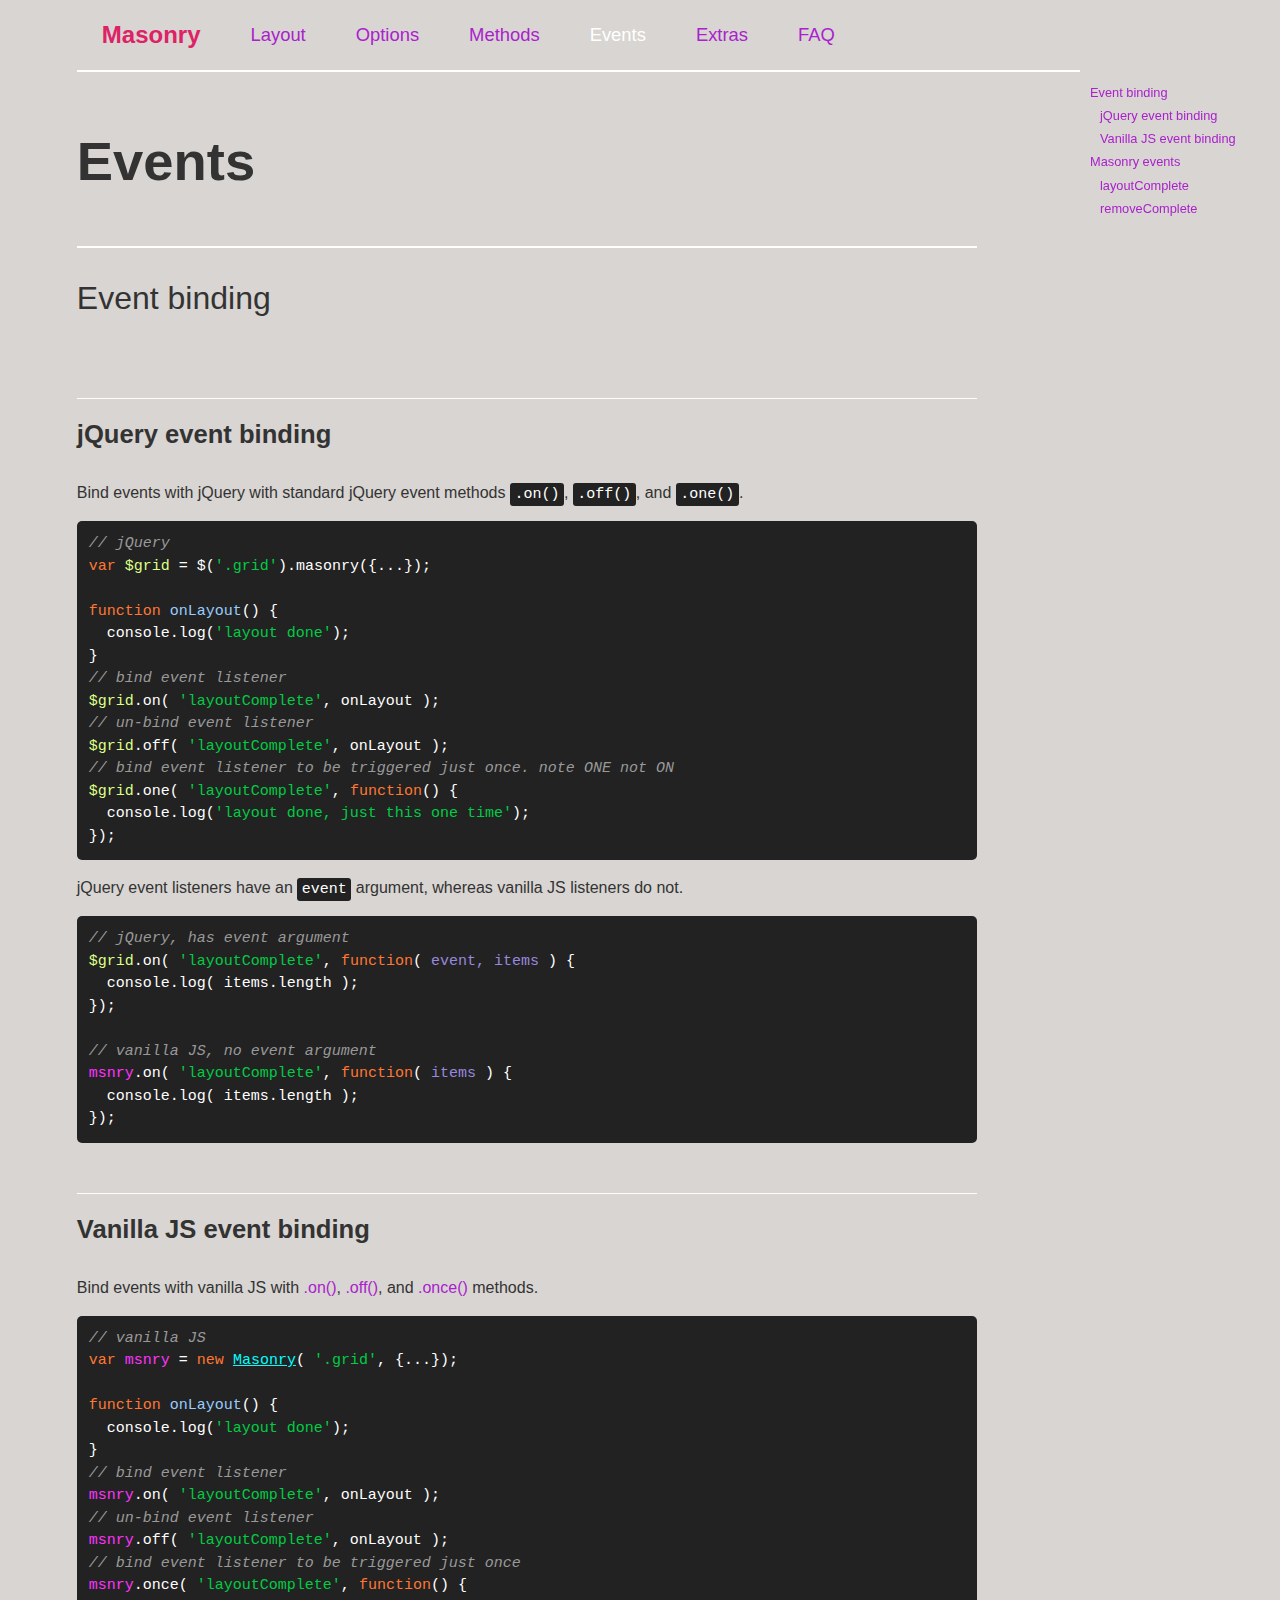
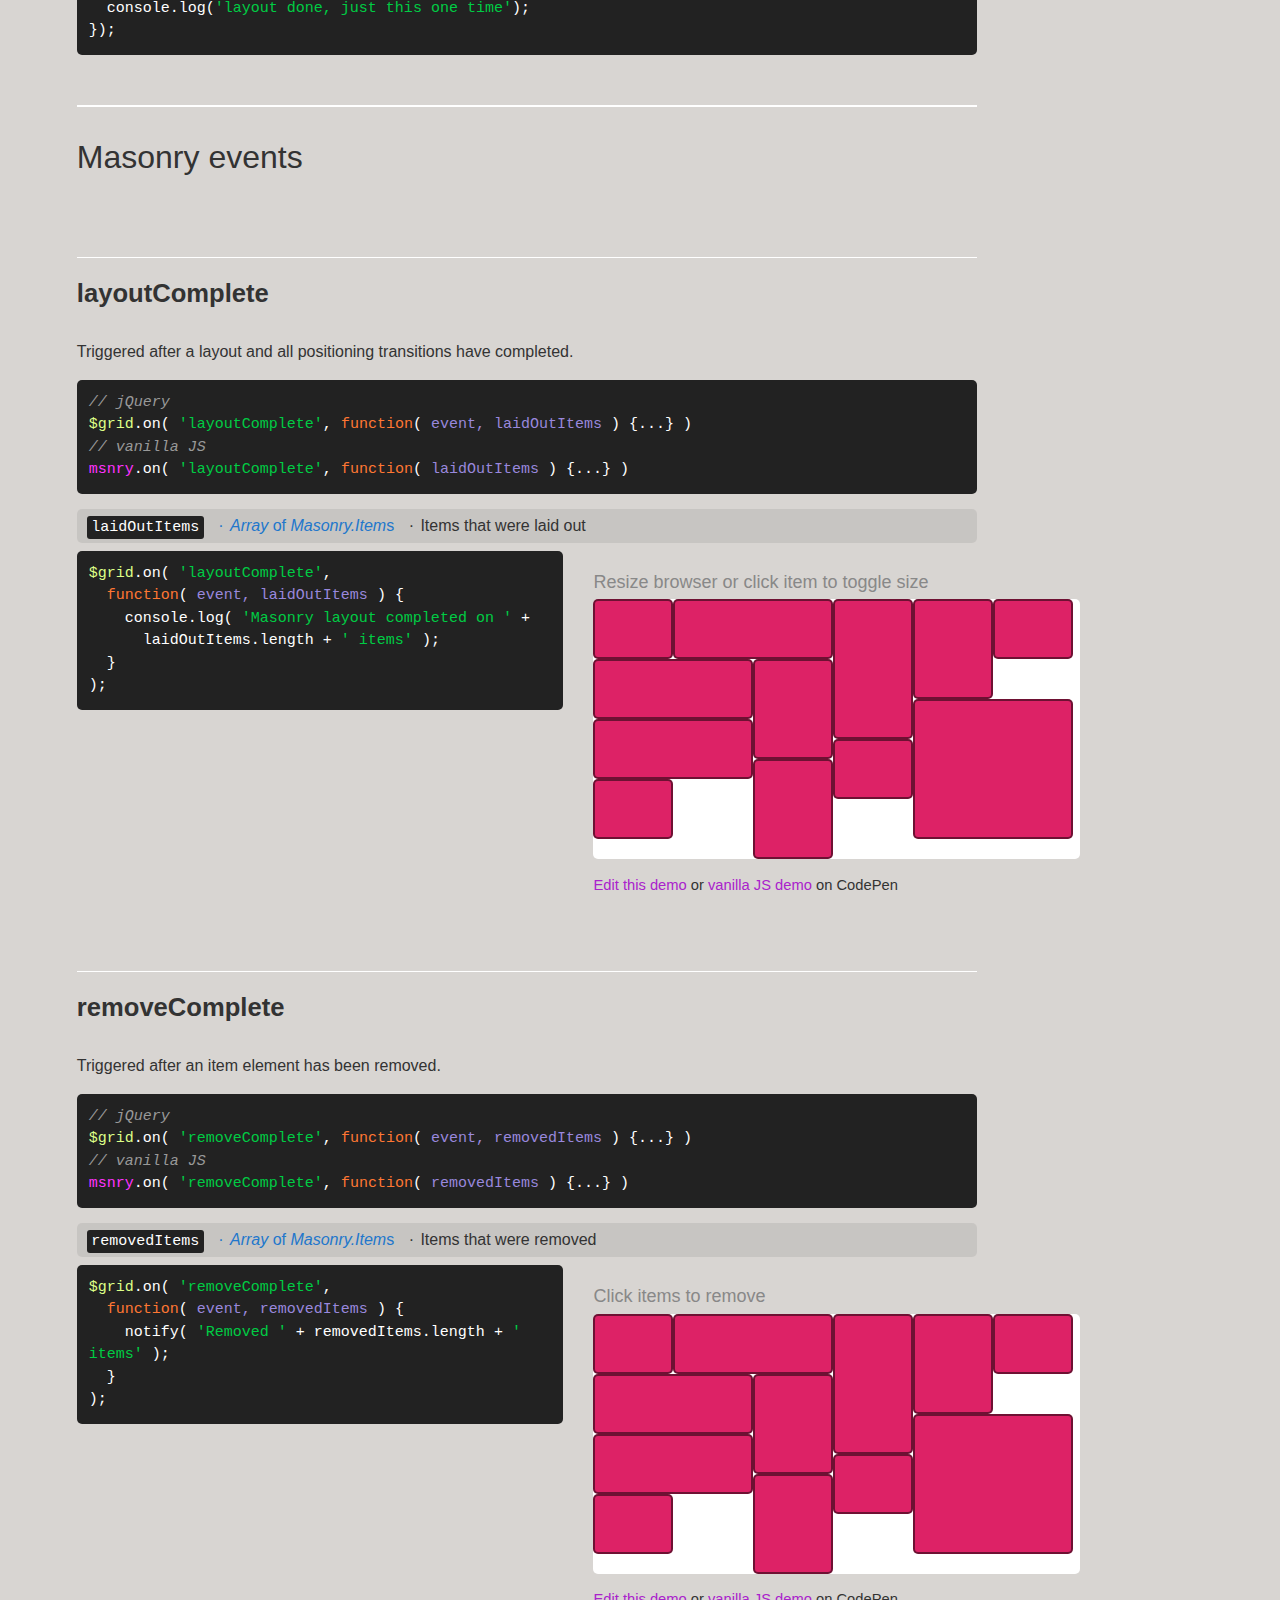
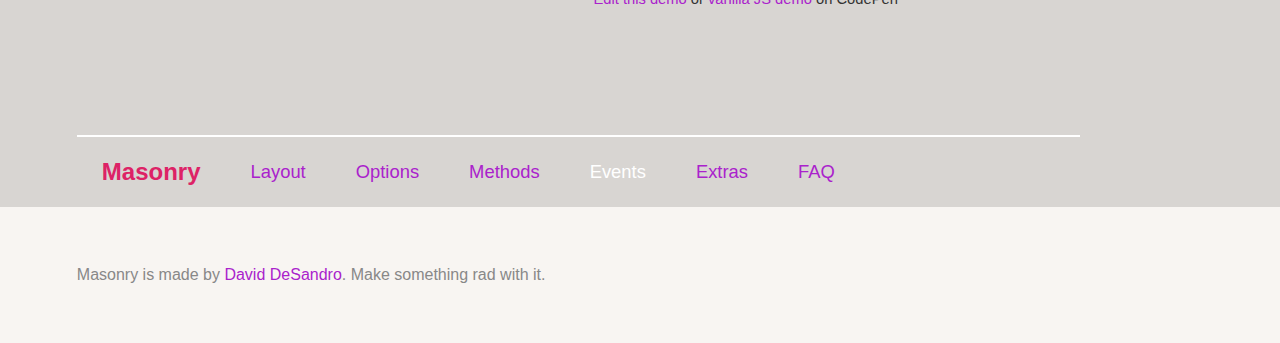
<file: masonry-docs/events.html>
<!doctype html>
<html class="export" lang="en">
<head>
  <meta charset="utf-8">
  <meta http-equiv="X-UA-Compatible" content="IE=edge,chrome=1">
  <meta name="viewport" content="width=device-width">
  <meta name="description" content="Cascading grid layout library">

  <title>Masonry &#xB7; Events</title>

    <link rel="stylesheet" href="css/masonry-docs.css" media="screen">

</head>
<body class="page--events" data-page="events">

  <div class="site-nav">
    <div class="container">
      <ol class="site-nav__list">
        <li class="site-nav__item site-nav__item--homepage">
          <a href=".">Masonry</a></li>
        <li class="site-nav__item site-nav__item--layout">
          <a href="layout.html">Layout</a></li>
        <li class="site-nav__item site-nav__item--options">
          <a href="options.html">Options</a></li>
        <li class="site-nav__item site-nav__item--methods">
          <a href="methods.html">Methods</a></li>
        <li class="site-nav__item site-nav__item--events">
          <a href="events.html">Events</a></li>
        <li class="site-nav__item site-nav__item--extras">
          <a href="extras.html">Extras</a></li>
        <li class="site-nav__item site-nav__item--faq">
          <a href="faq.html">FAQ</a></li>
      </ol>
    </div>
  </div>


  <div id="content" class="content container">

      <h1>Events</h1>

    <ul class="page-nav">
<li class="page-nav__item page-nav__item--h2"><a href="#event-binding">Event binding</a></li>
<li class="page-nav__item page-nav__item--h3"><a href="#jquery-event-binding">jQuery event binding</a></li>
<li class="page-nav__item page-nav__item--h3"><a href="#vanilla-js-event-binding">Vanilla JS event binding</a></li>
<li class="page-nav__item page-nav__item--h2"><a href="#masonry-events">Masonry events</a></li>
<li class="page-nav__item page-nav__item--h3"><a href="#layoutcomplete">layoutComplete</a></li>
<li class="page-nav__item page-nav__item--h3"><a href="#removecomplete">removeComplete</a></li>
</ul>


<div id="notification"></div>

<h2 id="event-binding">Event binding</h2>

<h3 id="jquery-event-binding">jQuery event binding</h3>

<p>Bind events with jQuery with standard jQuery event methods <code>.on()</code>, <code>.off()</code>, and <code>.one()</code>.</p>

<pre><code class="js"><span class="comment">// jQuery</span>
<span class="keyword">var</span> <span class="jquery_var">$grid</span> = $(<span class="string">&apos;.grid&apos;</span>).masonry({...});

<span class="function"><span class="keyword">function</span> <span class="title">onLayout</span>(<span class="params"></span>) </span>{
  <span class="built_in">console</span>.log(<span class="string">&apos;layout done&apos;</span>);
}
<span class="comment">// bind event listener</span>
<span class="jquery_var">$grid</span>.on( <span class="string">&apos;layoutComplete&apos;</span>, onLayout );
<span class="comment">// un-bind event listener</span>
<span class="jquery_var">$grid</span>.off( <span class="string">&apos;layoutComplete&apos;</span>, onLayout );
<span class="comment">// bind event listener to be triggered just once. note ONE not ON</span>
<span class="jquery_var">$grid</span>.one( <span class="string">&apos;layoutComplete&apos;</span>, <span class="function"><span class="keyword">function</span>(<span class="params"></span>) </span>{
  <span class="built_in">console</span>.log(<span class="string">&apos;layout done, just this one time&apos;</span>);
});
</code></pre>

<p>jQuery event listeners have an <code>event</code> argument, whereas vanilla JS listeners do not.</p>

<pre><code class="js"><span class="comment">// jQuery, has event argument</span>
<span class="jquery_var">$grid</span>.on( <span class="string">&apos;layoutComplete&apos;</span>, <span class="function"><span class="keyword">function</span>(<span class="params"> event, items </span>) </span>{
  <span class="built_in">console</span>.log( items.length );
});

<span class="comment">// vanilla JS, no event argument</span>
<span class="masonry_var">msnry</span>.on( <span class="string">&apos;layoutComplete&apos;</span>, <span class="function"><span class="keyword">function</span>(<span class="params"> items </span>) </span>{
  <span class="built_in">console</span>.log( items.length );
});
</code></pre>


<h3 id="vanilla-js-event-binding">Vanilla JS event binding</h3>

<p>Bind events with vanilla JS with <a href="methods.html#on">.on()</a>, <a href="methods.html#off">.off()</a>, and <a href="methods.html#once">.once()</a> methods.</p>

<pre><code class="js"><span class="comment">// vanilla JS</span>
<span class="keyword">var</span> <span class="masonry_var">msnry</span> = <span class="keyword">new</span> <span class="masonry_keyword">Masonry</span>( <span class="string">&apos;.grid&apos;</span>, {...});

<span class="function"><span class="keyword">function</span> <span class="title">onLayout</span>(<span class="params"></span>) </span>{
  <span class="built_in">console</span>.log(<span class="string">&apos;layout done&apos;</span>);
}
<span class="comment">// bind event listener</span>
<span class="masonry_var">msnry</span>.on( <span class="string">&apos;layoutComplete&apos;</span>, onLayout );
<span class="comment">// un-bind event listener</span>
<span class="masonry_var">msnry</span>.off( <span class="string">&apos;layoutComplete&apos;</span>, onLayout );
<span class="comment">// bind event listener to be triggered just once</span>
<span class="masonry_var">msnry</span>.once( <span class="string">&apos;layoutComplete&apos;</span>, <span class="function"><span class="keyword">function</span>(<span class="params"></span>) </span>{
  <span class="built_in">console</span>.log(<span class="string">&apos;layout done, just this one time&apos;</span>);
});
</code></pre>


<h2 id="masonry-events">Masonry events</h2>


<h3 id="layoutcomplete">layoutComplete</h3>

<p>Triggered after a layout and all positioning transitions have completed.</p>

<pre><code class="js"><span class="comment">// jQuery</span>
<span class="jquery_var">$grid</span>.on( <span class="string">&apos;layoutComplete&apos;</span>, <span class="function"><span class="keyword">function</span>(<span class="params"> event, laidOutItems </span>) </span>{...} )
<span class="comment">// vanilla JS</span>
<span class="masonry_var">msnry</span>.on( <span class="string">&apos;layoutComplete&apos;</span>, <span class="function"><span class="keyword">function</span>(<span class="params"> laidOutItems </span>) </span>{...} )
</code></pre>

<p class="variable">
  <code class="variable__code">laidOutItems</code>
  <span class="variable__type"><i>Array</i> of <i>Masonry.Item</i>s</span>
  <span class="variable__description">Items that were laid out</span>
</p>

<div class="duo example">
  <div class="duo__cell example__code">
<pre><code class="js"><span class="jquery_var">$grid</span>.on( <span class="string">&apos;layoutComplete&apos;</span>,
  <span class="function"><span class="keyword">function</span>(<span class="params"> event, laidOutItems </span>) </span>{
    <span class="built_in">console</span>.log( <span class="string">&apos;Masonry layout completed on &apos;</span> +
      laidOutItems.length + <span class="string">&apos; items&apos;</span> );
  }
);
</code></pre>
  </div>
  <div class="duo__cell example__demo" data-js-module="layout-complete-demo">
    <p class="instruction">Resize browser or click item to toggle size</p>
    <div class="grid grid--clickable">
      <div class="grid-item"></div>
      <div class="grid-item grid-item--width2"></div>
      <div class="grid-item grid-item--height3"></div>
      <div class="grid-item grid-item--height2"></div>
      <div class="grid-item grid-item--width2"></div>
      <div class="grid-item"></div>
      <div class="grid-item grid-item--width2 grid-item--height3"></div>
      <div class="grid-item grid-item--height2"></div>
      <div class="grid-item grid-item--width2"></div>
      <div class="grid-item"></div>
      <div class="grid-item grid-item--height2"></div>
      <div class="grid-item"></div>
    </div>
    <p class="edit-demo">
        <a href="http://codepen.io/desandro/pen/yNgmNv">Edit this demo</a>
        or <a href="http://codepen.io/desandro/pen/htsui">vanilla JS demo</a> on CodePen
    </p>
  </div>
</div>


<h3 id="removecomplete">removeComplete</h3>

<p>Triggered after an item element has been removed.</p>

<pre><code class="js"><span class="comment">// jQuery</span>
<span class="jquery_var">$grid</span>.on( <span class="string">&apos;removeComplete&apos;</span>, <span class="function"><span class="keyword">function</span>(<span class="params"> event, removedItems </span>) </span>{...} )
<span class="comment">// vanilla JS</span>
<span class="masonry_var">msnry</span>.on( <span class="string">&apos;removeComplete&apos;</span>, <span class="function"><span class="keyword">function</span>(<span class="params"> removedItems </span>) </span>{...} )
</code></pre>

<p class="variable">
  <code class="variable__code">removedItems</code>
  <span class="variable__type"><i>Array</i> of <i>Masonry.Item</i>s</span>
  <span class="variable__description">Items that were removed</span>
</p>

<div class="duo example">
  <div class="duo__cell example__code">
<pre><code class="js"><span class="jquery_var">$grid</span>.on( <span class="string">&apos;removeComplete&apos;</span>,
  <span class="function"><span class="keyword">function</span>(<span class="params"> event, removedItems </span>) </span>{
    notify( <span class="string">&apos;Removed &apos;</span> + removedItems.length + <span class="string">&apos; items&apos;</span> );
  }
);
</code></pre>
  </div>
  <div class="duo__cell example__demo" data-js-module="remove-complete-demo">
    <p class="instruction">Click items to remove</p>
    <div class="grid grid--clickable">
      <div class="grid-item"></div>
      <div class="grid-item grid-item--width2"></div>
      <div class="grid-item grid-item--height3"></div>
      <div class="grid-item grid-item--height2"></div>
      <div class="grid-item grid-item--width2"></div>
      <div class="grid-item"></div>
      <div class="grid-item grid-item--width2 grid-item--height3"></div>
      <div class="grid-item grid-item--height2"></div>
      <div class="grid-item grid-item--width2"></div>
      <div class="grid-item"></div>
      <div class="grid-item grid-item--height2"></div>
      <div class="grid-item"></div>
    </div>
    <p class="edit-demo">
        <a href="http://codepen.io/desandro/pen/mJRNVV">Edit this demo</a>
        or <a href="http://codepen.io/desandro/pen/JknEe">vanilla JS demo</a> on CodePen
    </p>
  </div>
</div>

  </div>

  <div class="site-nav">
    <div class="container">
      <ol class="site-nav__list">
        <li class="site-nav__item site-nav__item--homepage">
          <a href=".">Masonry</a></li>
        <li class="site-nav__item site-nav__item--layout">
          <a href="layout.html">Layout</a></li>
        <li class="site-nav__item site-nav__item--options">
          <a href="options.html">Options</a></li>
        <li class="site-nav__item site-nav__item--methods">
          <a href="methods.html">Methods</a></li>
        <li class="site-nav__item site-nav__item--events">
          <a href="events.html">Events</a></li>
        <li class="site-nav__item site-nav__item--extras">
          <a href="extras.html">Extras</a></li>
        <li class="site-nav__item site-nav__item--faq">
          <a href="faq.html">FAQ</a></li>
      </ol>
    </div>
  </div>

  <div class="site-footer">
  
    <div class="container">
        <p class="site-footer__copy">
          Masonry is made by <a href="http://desandro.com">David DeSandro</a>.
          Make something rad with it.
        </p>
  
  
    </div>
  
  </div>

  <script src="js/masonry-docs.min.js"></script>


</body>
</html>
</file>
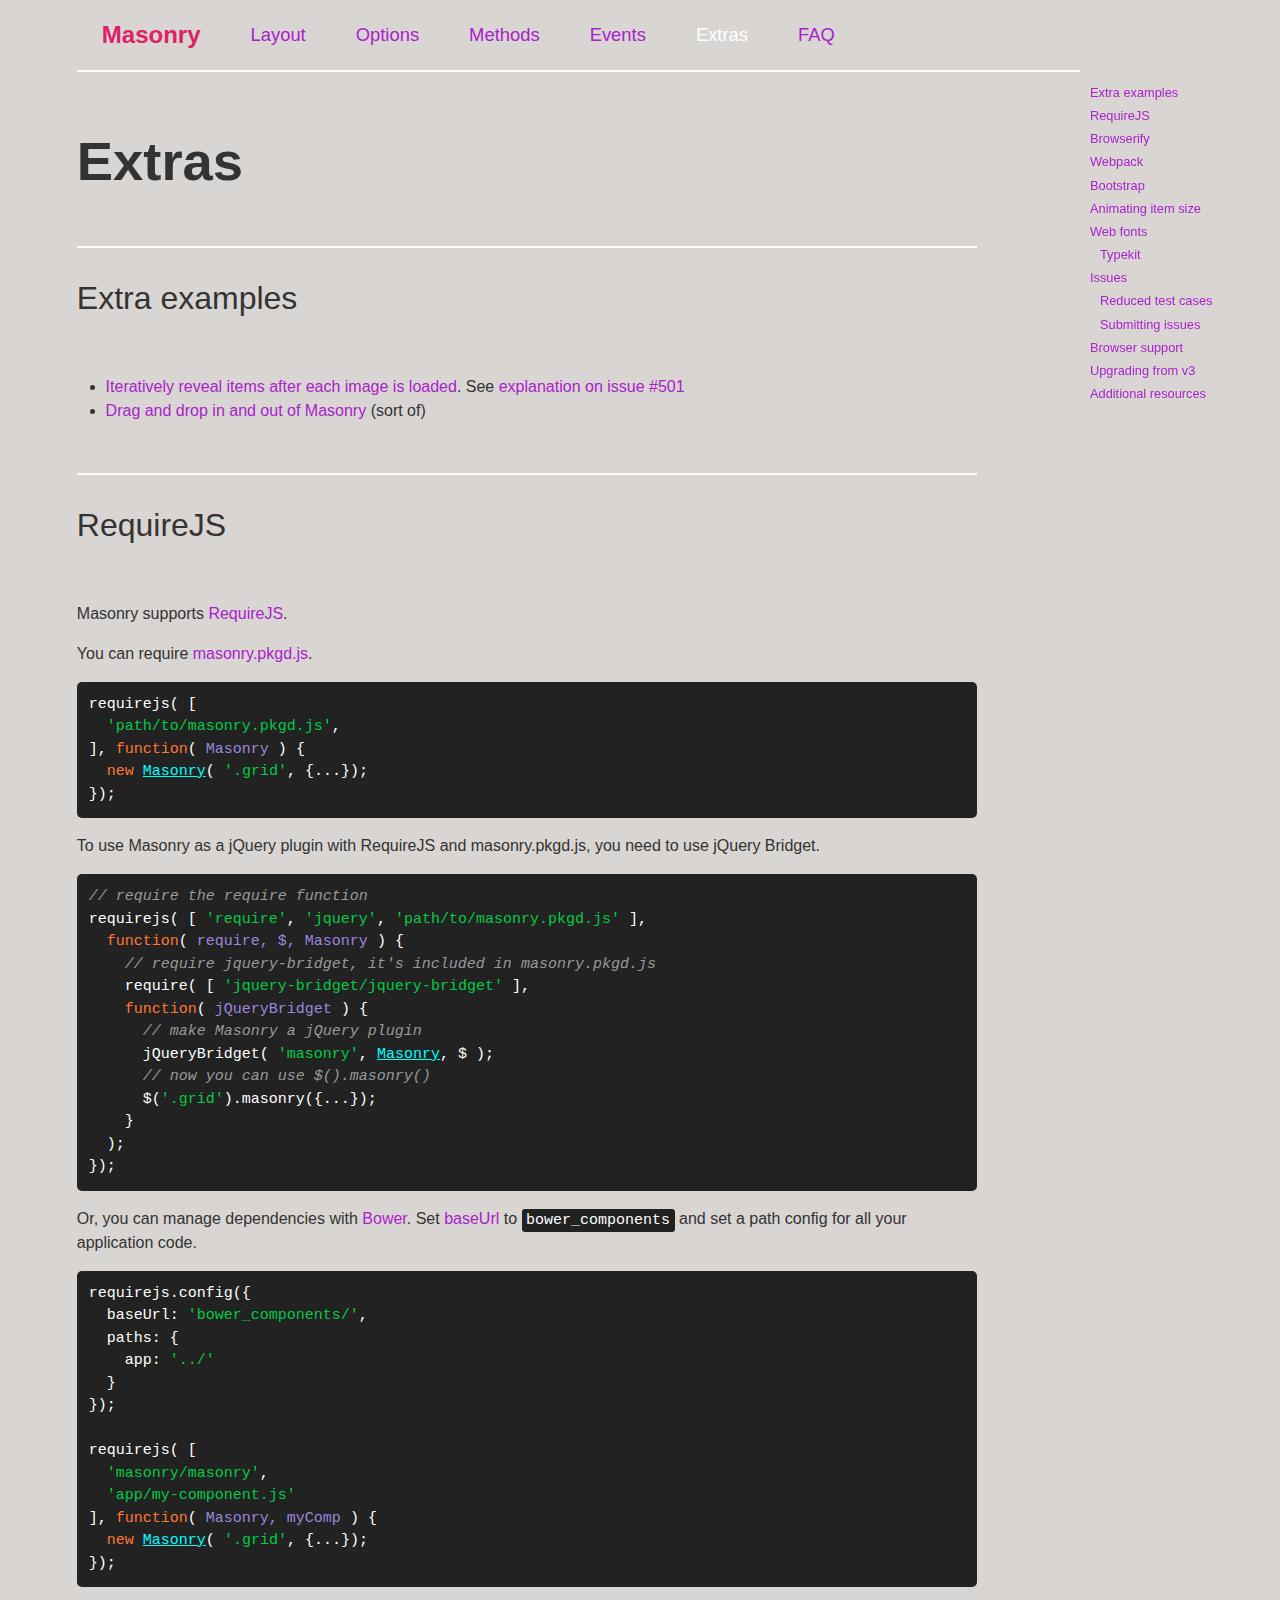
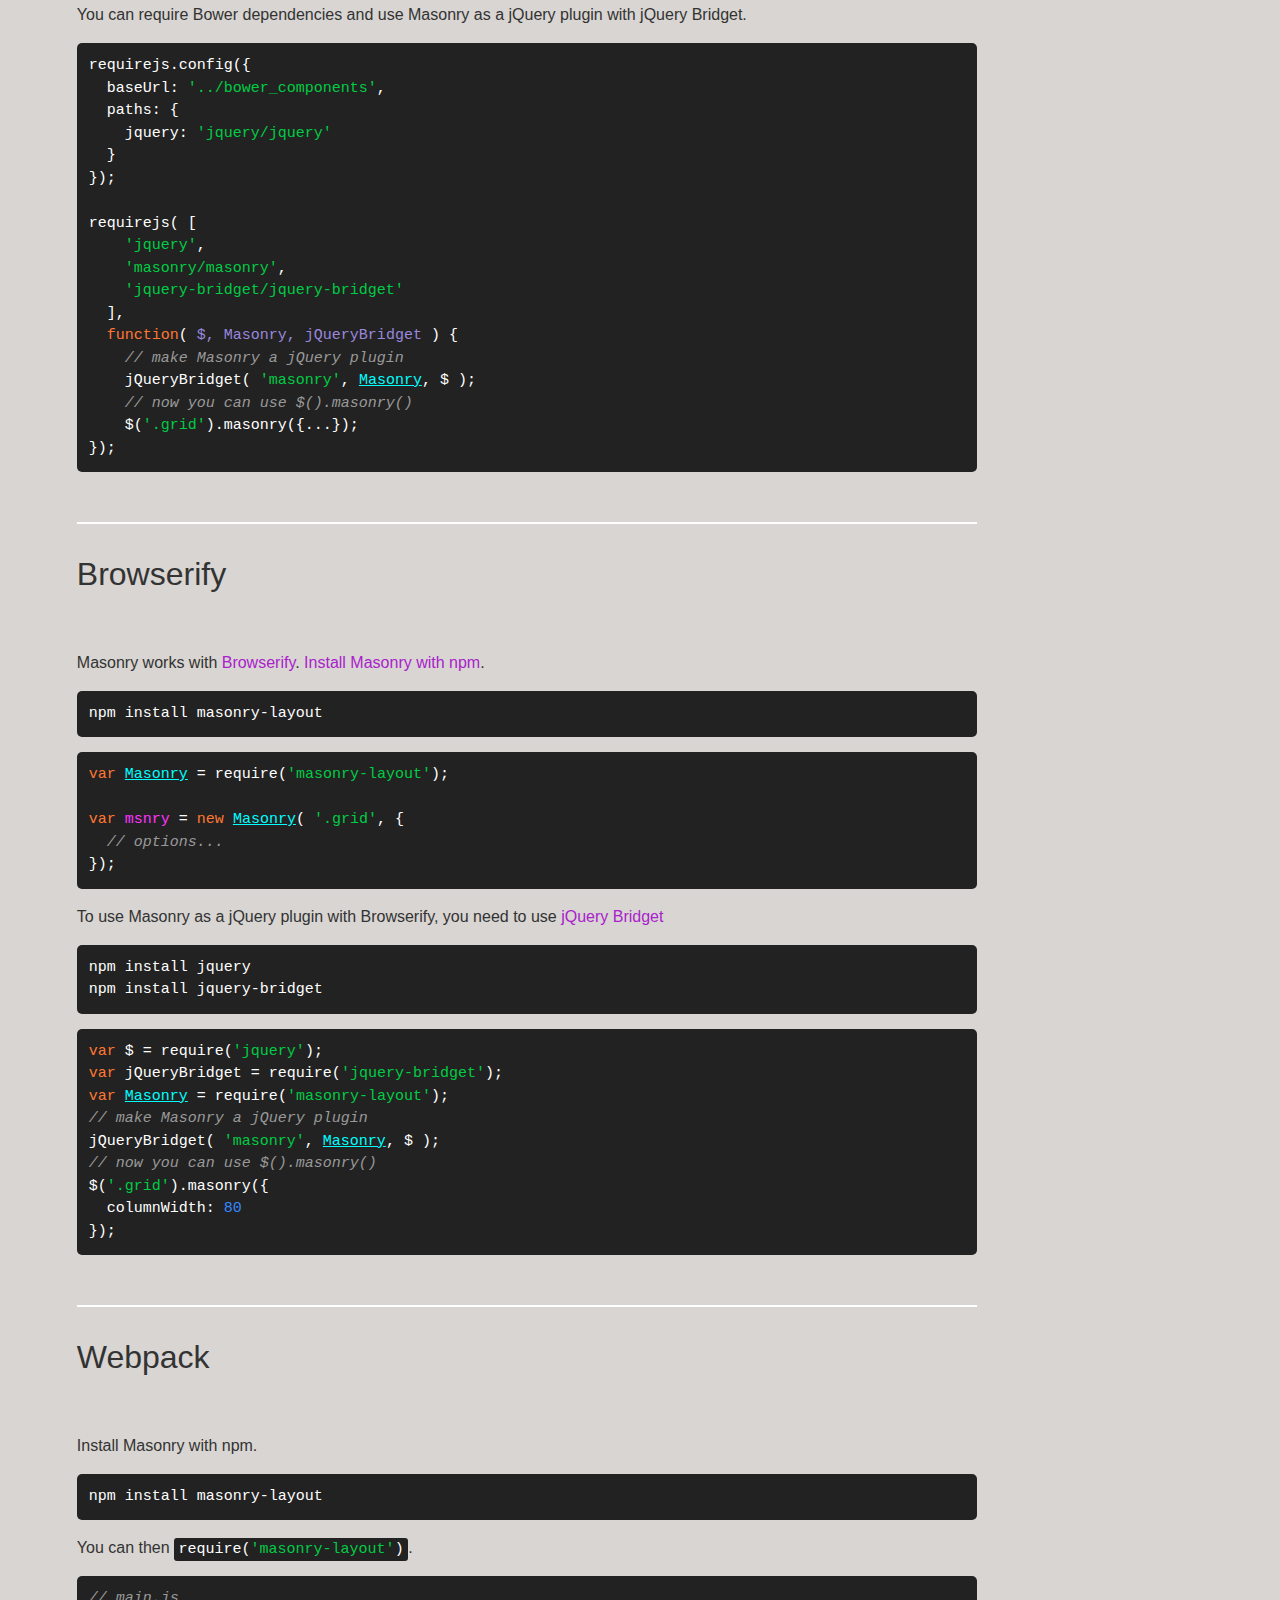
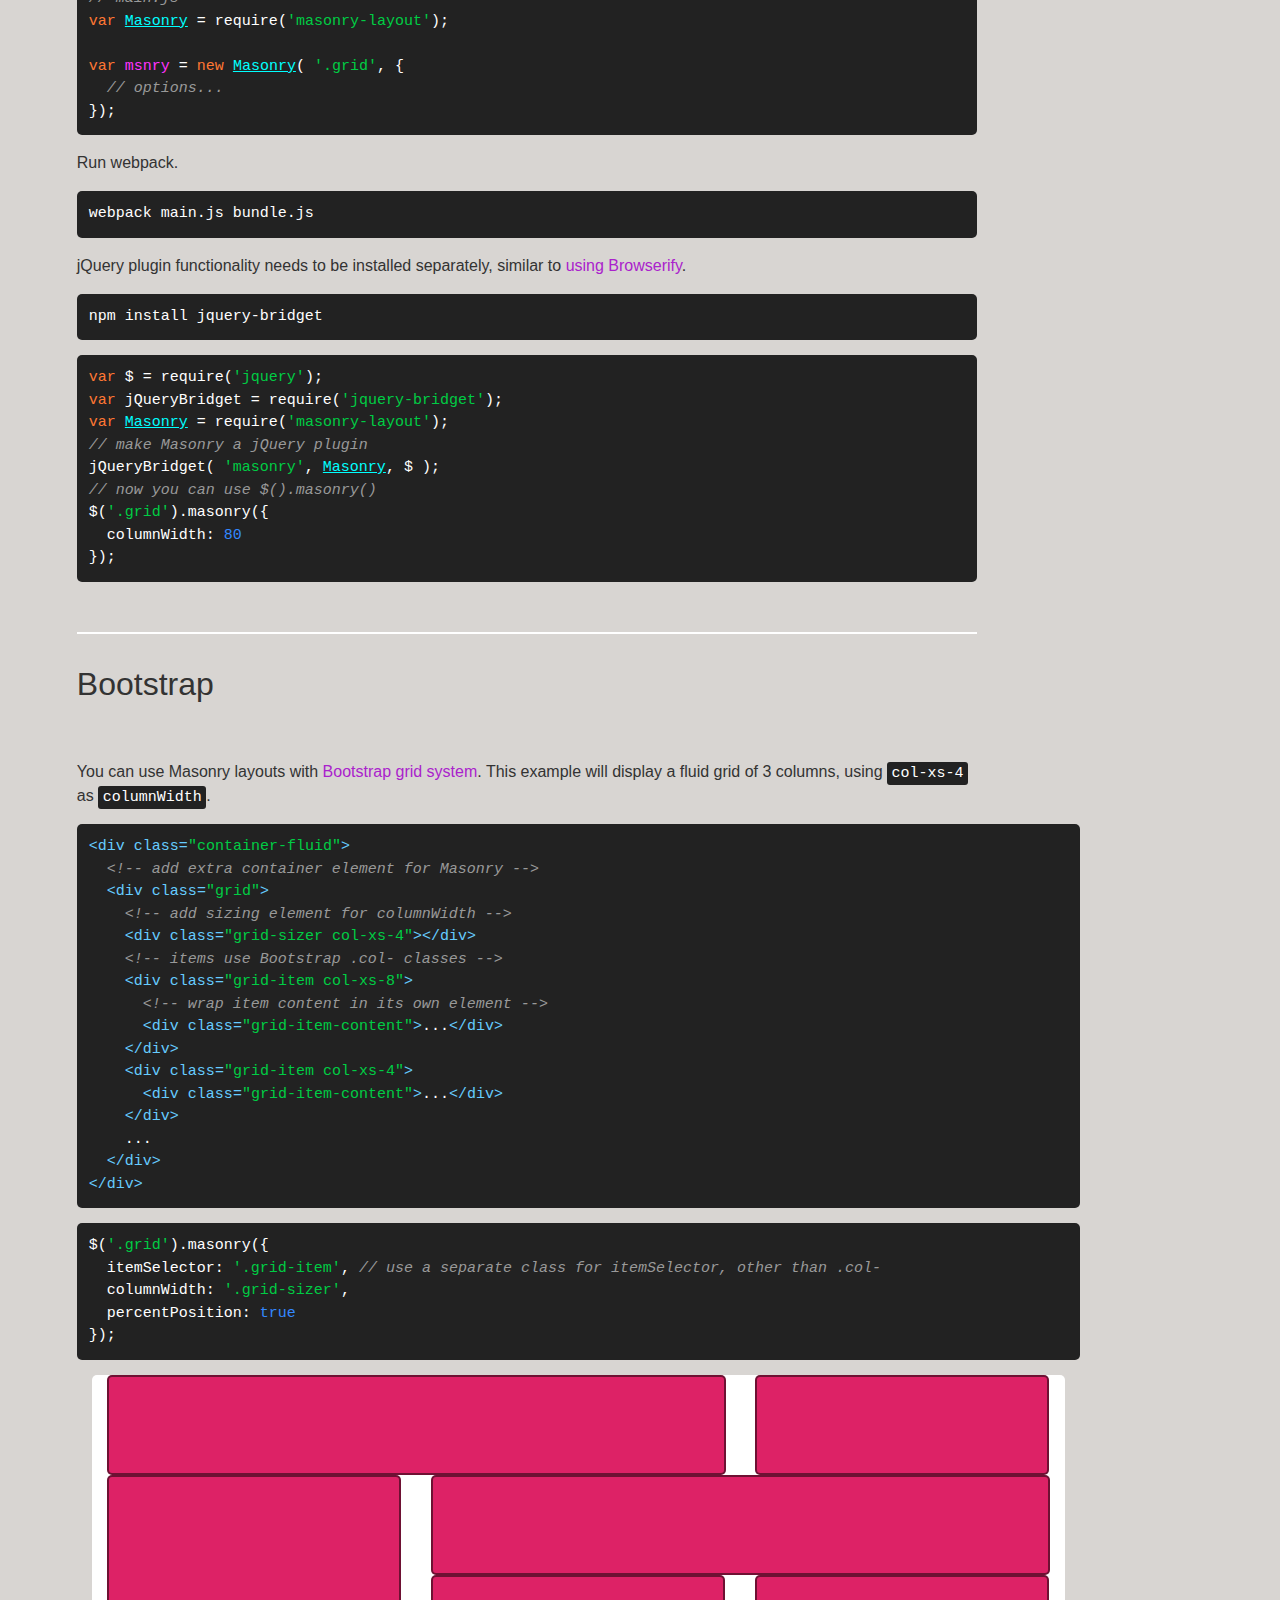
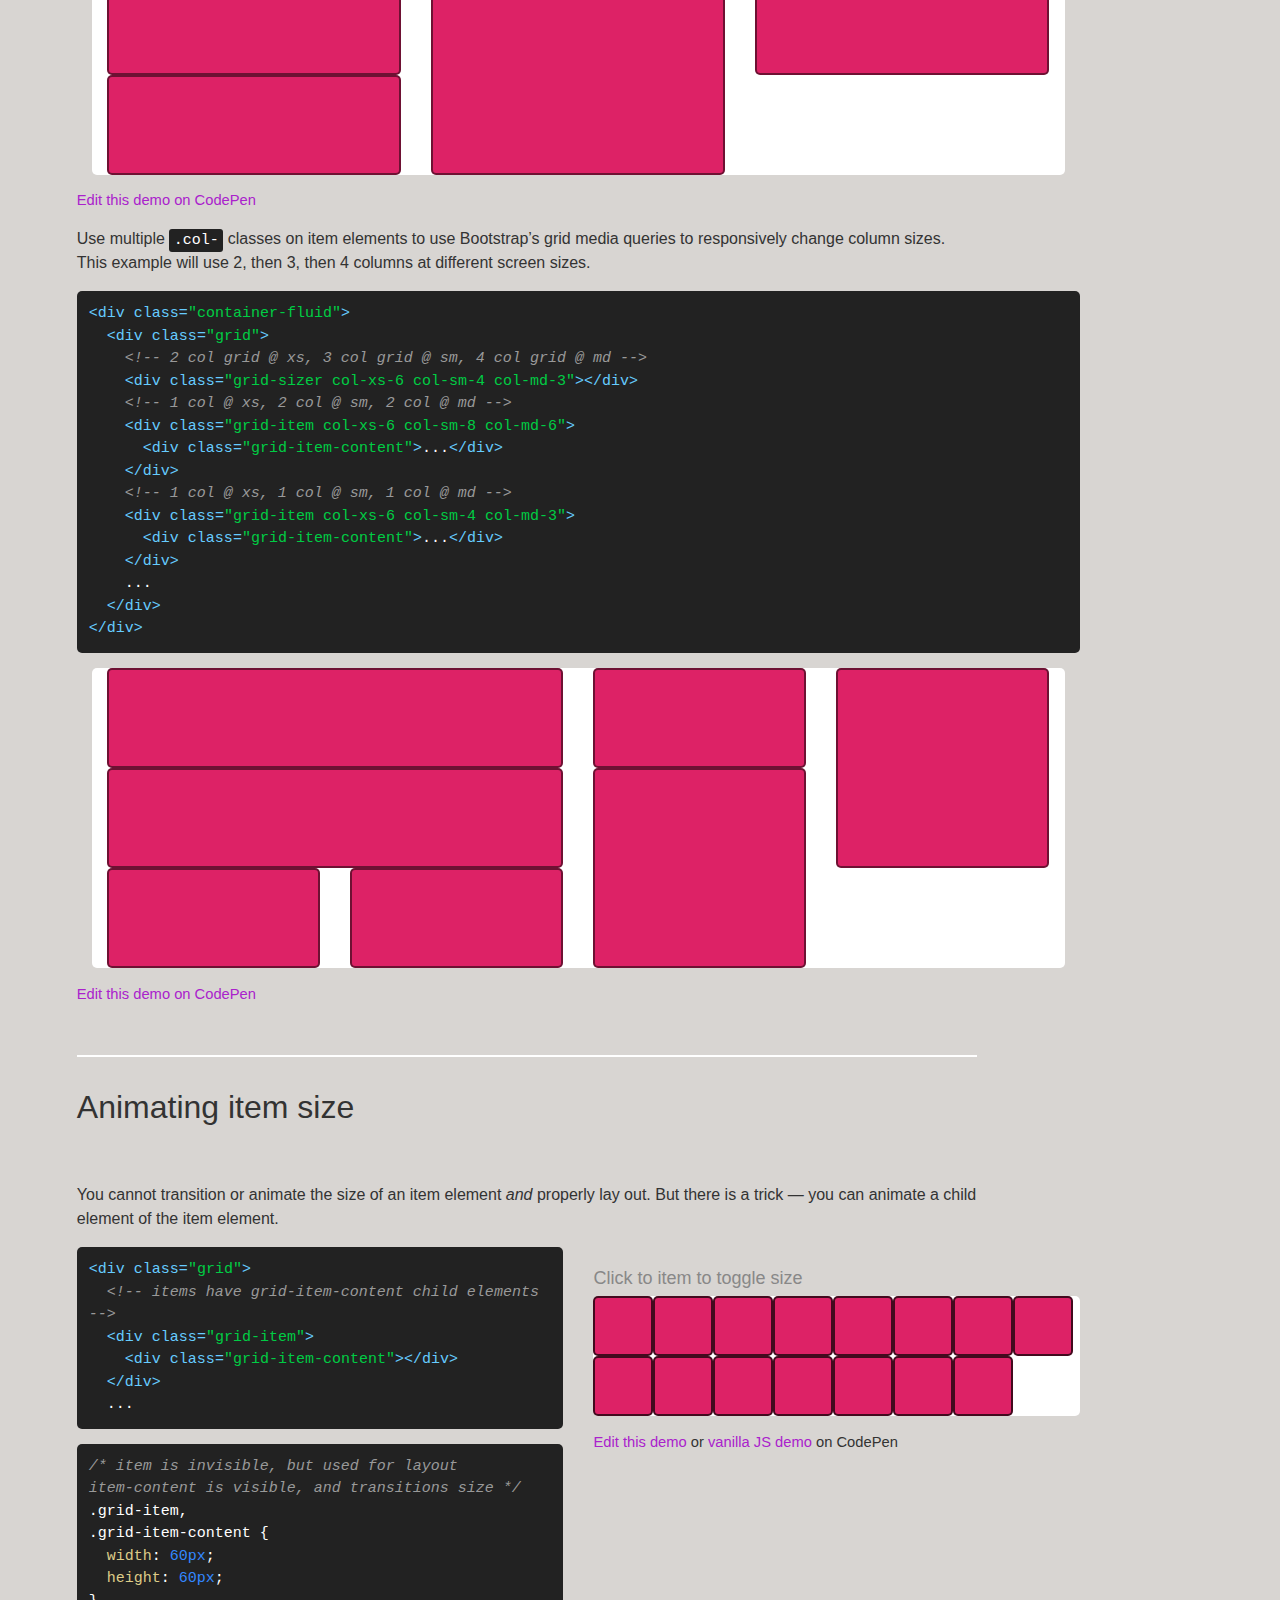
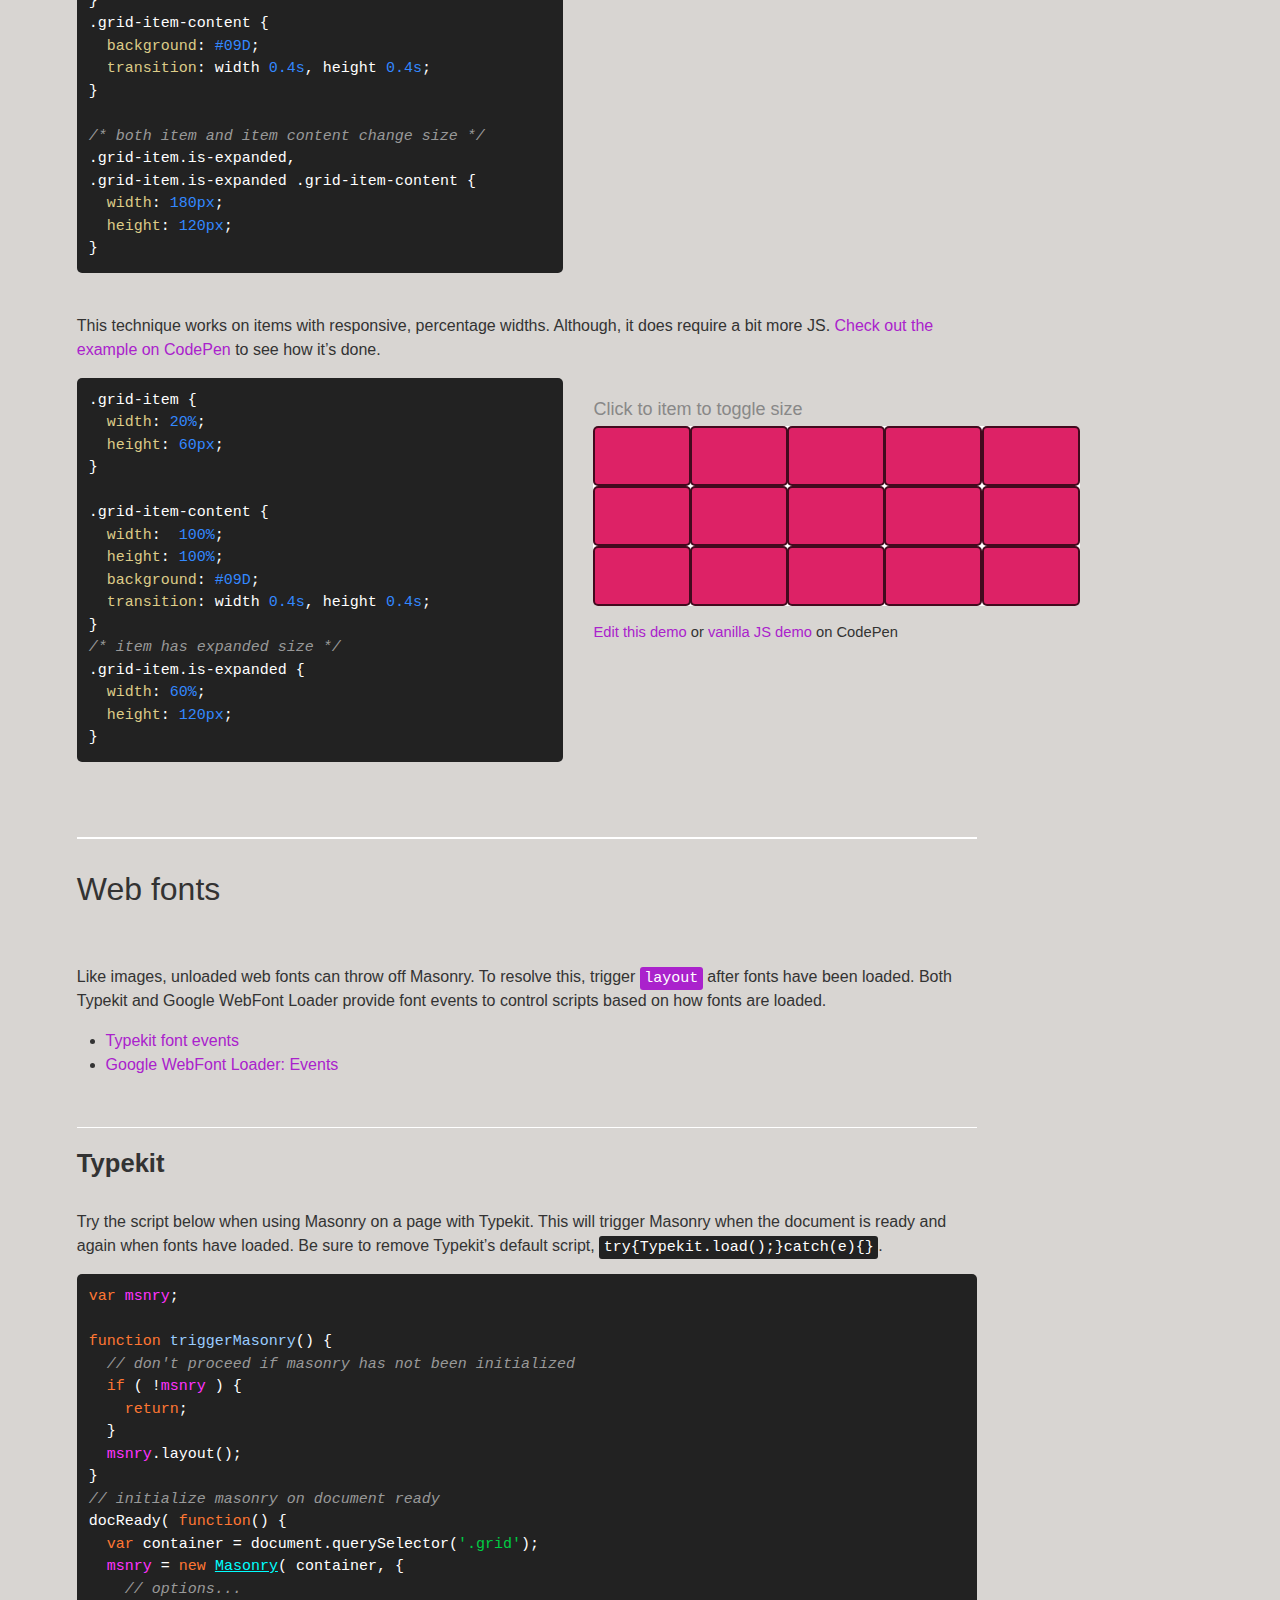
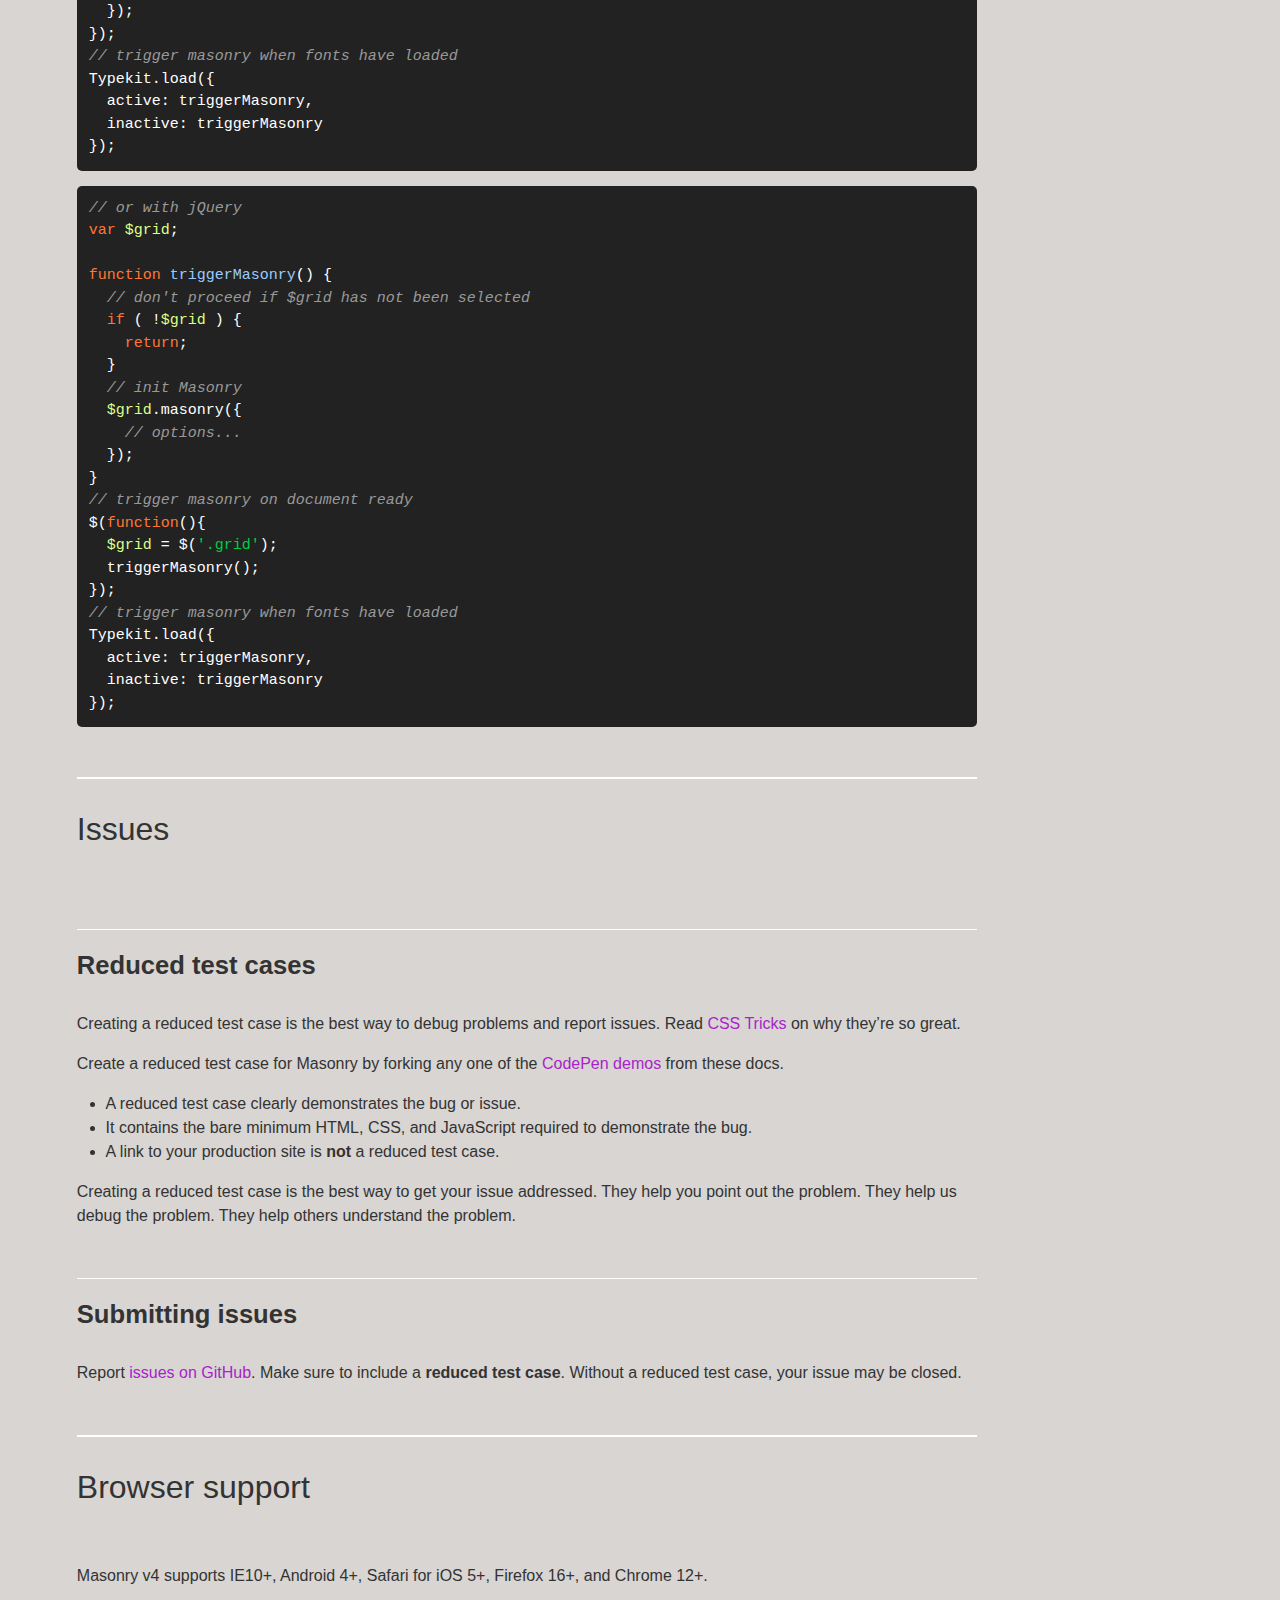
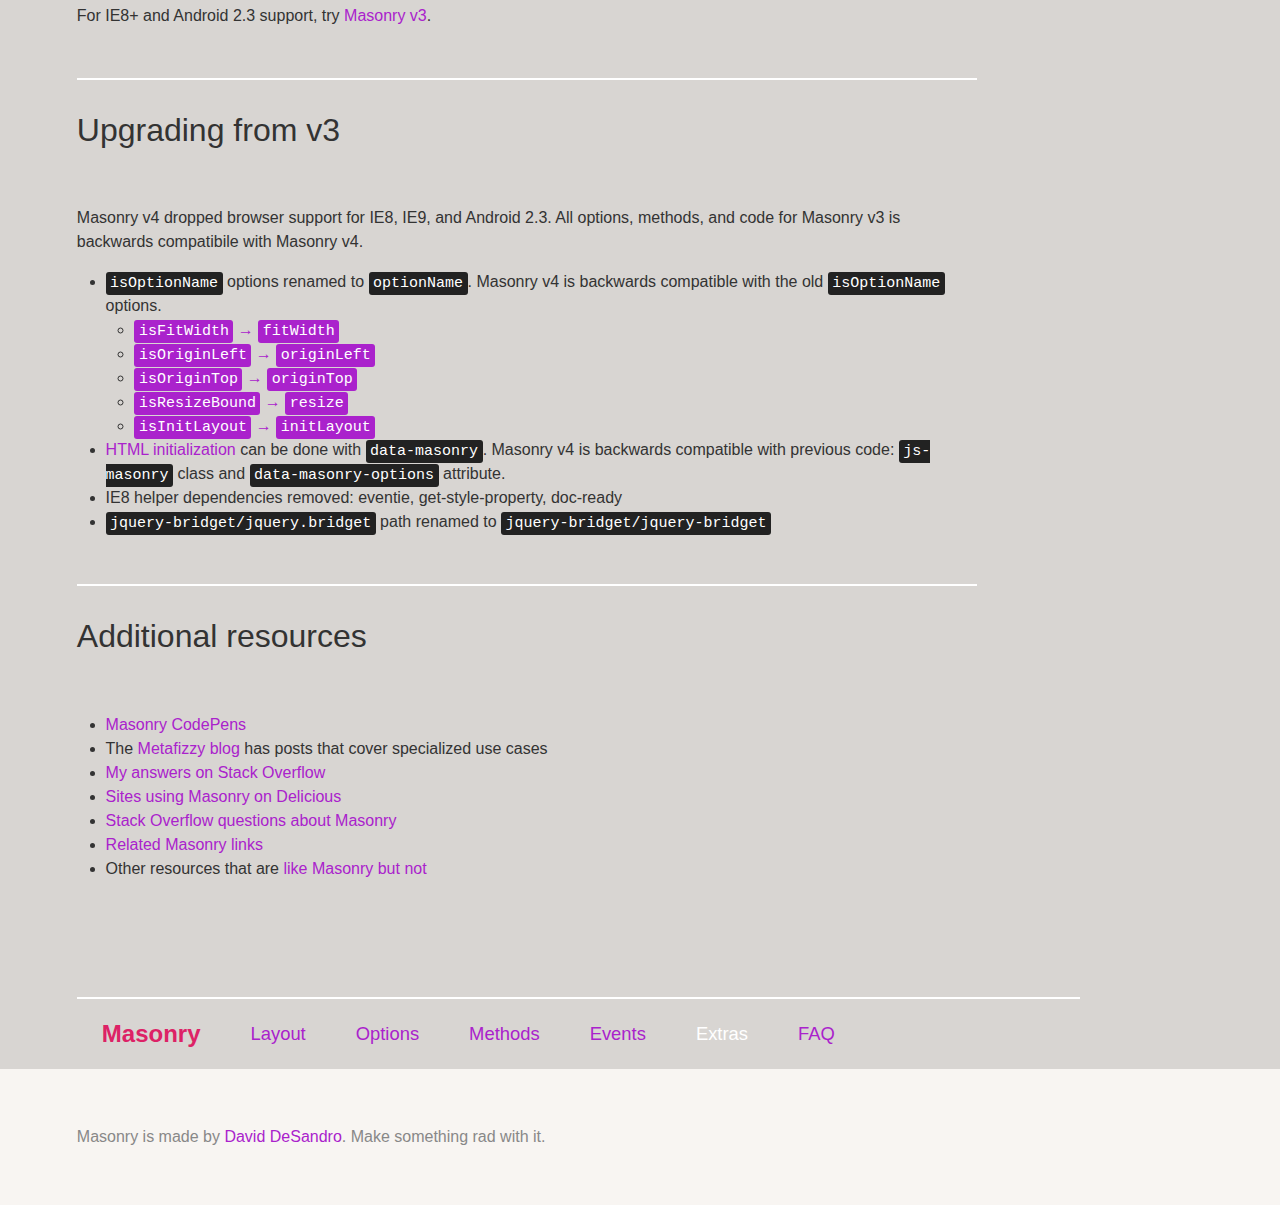
<file: masonry-docs/extras.html>
<!doctype html>
<html class="export" lang="en">
<head>
  <meta charset="utf-8">
  <meta http-equiv="X-UA-Compatible" content="IE=edge,chrome=1">
  <meta name="viewport" content="width=device-width">
  <meta name="description" content="Cascading grid layout library">

  <title>Masonry &#xB7; Extras</title>

    <link rel="stylesheet" href="css/masonry-docs.css" media="screen">

</head>
<body class="page--extras" data-page="extras">

  <div class="site-nav">
    <div class="container">
      <ol class="site-nav__list">
        <li class="site-nav__item site-nav__item--homepage">
          <a href=".">Masonry</a></li>
        <li class="site-nav__item site-nav__item--layout">
          <a href="layout.html">Layout</a></li>
        <li class="site-nav__item site-nav__item--options">
          <a href="options.html">Options</a></li>
        <li class="site-nav__item site-nav__item--methods">
          <a href="methods.html">Methods</a></li>
        <li class="site-nav__item site-nav__item--events">
          <a href="events.html">Events</a></li>
        <li class="site-nav__item site-nav__item--extras">
          <a href="extras.html">Extras</a></li>
        <li class="site-nav__item site-nav__item--faq">
          <a href="faq.html">FAQ</a></li>
      </ol>
    </div>
  </div>


  <div id="content" class="content container">

      <h1>Extras</h1>

    <ul class="page-nav">
<li class="page-nav__item page-nav__item--h2"><a href="#extra-examples">Extra examples</a></li>
<li class="page-nav__item page-nav__item--h2"><a href="#requirejs">RequireJS</a></li>
<li class="page-nav__item page-nav__item--h2"><a href="#browserify">Browserify</a></li>
<li class="page-nav__item page-nav__item--h2"><a href="#webpack">Webpack</a></li>
<li class="page-nav__item page-nav__item--h2"><a href="#bootstrap">Bootstrap</a></li>
<li class="page-nav__item page-nav__item--h2"><a href="#animating-item-size">Animating item size</a></li>
<li class="page-nav__item page-nav__item--h2"><a href="#web-fonts">Web fonts</a></li>
<li class="page-nav__item page-nav__item--h3"><a href="#typekit">Typekit</a></li>
<li class="page-nav__item page-nav__item--h2"><a href="#issues">Issues</a></li>
<li class="page-nav__item page-nav__item--h3"><a href="#reduced-test-cases">Reduced test cases</a></li>
<li class="page-nav__item page-nav__item--h3"><a href="#submitting-issues">Submitting issues</a></li>
<li class="page-nav__item page-nav__item--h2"><a href="#browser-support">Browser support</a></li>
<li class="page-nav__item page-nav__item--h2"><a href="#upgrading-from-v3">Upgrading from v3</a></li>
<li class="page-nav__item page-nav__item--h2"><a href="#additional-resources">Additional resources</a></li>
</ul>



<h2 id="extra-examples">Extra examples</h2>

<ul>
  <li><a href="http://codepen.io/desandro/pen/kwsJb">Iteratively reveal items after each image is loaded</a>. See <a href="https://github.com/desandro/masonry/issues/501#issuecomment-34583942">explanation on issue #501</a></li>
  <li><a href="http://codepen.io/desandro/pen/btHyq">Drag and drop in and out of Masonry</a> (sort of)</li>
</ul>


<h2 id="requirejs">RequireJS</h2>

<p>Masonry supports <a href="http://requirejs.org">RequireJS</a>.</p>

<p>You can require <a href="masonry.pkgd.js">masonry.pkgd.js</a>.</p>

<pre><code class="js">requirejs( [
  <span class="string">&apos;path/to/masonry.pkgd.js&apos;</span>,
], <span class="function"><span class="keyword">function</span>(<span class="params"> Masonry </span>) </span>{
  <span class="keyword">new</span> <span class="masonry_keyword">Masonry</span>( <span class="string">&apos;.grid&apos;</span>, {...});
});
</code></pre>

<p id="requirejs-pkgd-jquery">To use Masonry as a jQuery plugin with RequireJS and masonry.pkgd.js, you need to use jQuery Bridget.</p>


<pre><code class="js"><span class="comment">// require the require function</span>
requirejs( [ <span class="string">&apos;require&apos;</span>, <span class="string">&apos;jquery&apos;</span>, <span class="string">&apos;path/to/masonry.pkgd.js&apos;</span> ],
  <span class="function"><span class="keyword">function</span>(<span class="params"> require, $, Masonry </span>) </span>{
    <span class="comment">// require jquery-bridget, it&apos;s included in masonry.pkgd.js</span>
    <span class="built_in">require</span>( [ <span class="string">&apos;jquery-bridget/jquery-bridget&apos;</span> ],
    <span class="function"><span class="keyword">function</span>(<span class="params"> jQueryBridget </span>) </span>{
      <span class="comment">// make Masonry a jQuery plugin</span>
      jQueryBridget( <span class="string">&apos;masonry&apos;</span>, <span class="masonry_keyword">Masonry</span>, $ );
      <span class="comment">// now you can use $().masonry()</span>
      $(<span class="string">&apos;.grid&apos;</span>).masonry({...});
    }
  );
});
</code></pre>

<p id="requirejs-bower">Or, you can manage dependencies with <a href="http://bower.io">Bower</a>. Set <a href="http://requirejs.org/docs/api.html#config-baseUrl">baseUrl</a> to <code>bower_components</code> and set a path config for all your application code.</p>

<pre><code class="js">requirejs.config({
  baseUrl: <span class="string">&apos;bower_components/&apos;</span>,
  paths: {
    app: <span class="string">&apos;../&apos;</span>
  }
});

requirejs( [
  <span class="string">&apos;masonry/masonry&apos;</span>,
  <span class="string">&apos;app/my-component.js&apos;</span>
], <span class="function"><span class="keyword">function</span>(<span class="params"> Masonry, myComp </span>) </span>{
  <span class="keyword">new</span> <span class="masonry_keyword">Masonry</span>( <span class="string">&apos;.grid&apos;</span>, {...});
});
</code></pre>

<p id="requirejs-bower-jquery">You can require Bower dependencies and use Masonry as a jQuery plugin with jQuery Bridget.</p>

<pre><code class="js">requirejs.config({
  baseUrl: <span class="string">&apos;../bower_components&apos;</span>,
  paths: {
    jquery: <span class="string">&apos;jquery/jquery&apos;</span>
  }
});

requirejs( [
    <span class="string">&apos;jquery&apos;</span>,
    <span class="string">&apos;masonry/masonry&apos;</span>,
    <span class="string">&apos;jquery-bridget/jquery-bridget&apos;</span>
  ],
  <span class="function"><span class="keyword">function</span>(<span class="params"> $, Masonry, jQueryBridget </span>) </span>{
    <span class="comment">// make Masonry a jQuery plugin</span>
    jQueryBridget( <span class="string">&apos;masonry&apos;</span>, <span class="masonry_keyword">Masonry</span>, $ );
    <span class="comment">// now you can use $().masonry()</span>
    $(<span class="string">&apos;.grid&apos;</span>).masonry({...});
});
</code></pre>


<h2 id="browserify">Browserify</h2>

<p>Masonry works with <a href="http://browserify.org">Browserify</a>. <a href="https://www.npmjs.org/package/masonry-layout">Install Masonry with npm</a>.</p>

<pre><code>npm install masonry-layout
</code></pre>

<pre><code class="js"><span class="keyword">var</span> <span class="masonry_keyword">Masonry</span> = <span class="built_in">require</span>(<span class="string">&apos;masonry-layout&apos;</span>);

<span class="keyword">var</span> <span class="masonry_var">msnry</span> = <span class="keyword">new</span> <span class="masonry_keyword">Masonry</span>( <span class="string">&apos;.grid&apos;</span>, {
  <span class="comment">// options...</span>
});
</code></pre>

<p id="browserify-jquery">To use Masonry as a jQuery plugin with Browserify, you need to use <a href="https://www.npmjs.org/package/jquery-bridget">jQuery Bridget</a></p>

<pre><code>npm install jquery
npm install jquery-bridget
</code></pre>

<pre><code class="js"><span class="keyword">var</span> $ = <span class="built_in">require</span>(<span class="string">&apos;jquery&apos;</span>);
<span class="keyword">var</span> jQueryBridget = <span class="built_in">require</span>(<span class="string">&apos;jquery-bridget&apos;</span>);
<span class="keyword">var</span> <span class="masonry_keyword">Masonry</span> = <span class="built_in">require</span>(<span class="string">&apos;masonry-layout&apos;</span>);
<span class="comment">// make Masonry a jQuery plugin</span>
jQueryBridget( <span class="string">&apos;masonry&apos;</span>, <span class="masonry_keyword">Masonry</span>, $ );
<span class="comment">// now you can use $().masonry()</span>
$(<span class="string">&apos;.grid&apos;</span>).masonry({
  columnWidth: <span class="number">80</span>
});
</code></pre>


<h2 id="webpack">Webpack</h2>

<p>Install Masonry with npm.</p>

<pre><code class="bash">npm install masonry-layout
</code></pre>

<p>You can then <code>require(<span class="string">&apos;masonry-layout&apos;</span>)</code>.</p>

<pre><code class="js"><span class="comment">// main.js</span>
<span class="keyword">var</span> <span class="masonry_keyword">Masonry</span> = <span class="built_in">require</span>(<span class="string">&apos;masonry-layout&apos;</span>);

<span class="keyword">var</span> <span class="masonry_var">msnry</span> = <span class="keyword">new</span> <span class="masonry_keyword">Masonry</span>( <span class="string">&apos;.grid&apos;</span>, {
  <span class="comment">// options...</span>
});
</code></pre>

<p>Run webpack.</p>


<pre><code class="bash">webpack main.js bundle.js
</code></pre>

<p>jQuery plugin functionality needs to be installed separately, similar to <a href="#browserify">using Browserify</a>.</p>

<pre><code class="bash">npm install jquery-bridget
</code></pre>

<pre><code class="js"><span class="keyword">var</span> $ = <span class="built_in">require</span>(<span class="string">&apos;jquery&apos;</span>);
<span class="keyword">var</span> jQueryBridget = <span class="built_in">require</span>(<span class="string">&apos;jquery-bridget&apos;</span>);
<span class="keyword">var</span> <span class="masonry_keyword">Masonry</span> = <span class="built_in">require</span>(<span class="string">&apos;masonry-layout&apos;</span>);
<span class="comment">// make Masonry a jQuery plugin</span>
jQueryBridget( <span class="string">&apos;masonry&apos;</span>, <span class="masonry_keyword">Masonry</span>, $ );
<span class="comment">// now you can use $().masonry()</span>
$(<span class="string">&apos;.grid&apos;</span>).masonry({
  columnWidth: <span class="number">80</span>
});
</code></pre>


<h2 id="bootstrap">Bootstrap</h2>

<p>You can use Masonry layouts with <a href="http://getbootstrap.com/css/#grid">Bootstrap grid system</a>. This example will display a fluid grid of 3 columns, using <code>col-xs-4</code> as <code>columnWidth</code>.</p>

<div class="example">
  <div class="example__code">
<pre><code class="html"><span class="tag">&lt;<span class="name">div</span> <span class="attr">class</span>=<span class="string">&quot;container-fluid&quot;</span>&gt;</span>
  <span class="comment">&lt;!-- add extra container element for Masonry --&gt;</span>
  <span class="tag">&lt;<span class="name">div</span> <span class="attr">class</span>=<span class="string">&quot;grid&quot;</span>&gt;</span>
    <span class="comment">&lt;!-- add sizing element for columnWidth --&gt;</span>
    <span class="tag">&lt;<span class="name">div</span> <span class="attr">class</span>=<span class="string">&quot;grid-sizer col-xs-4&quot;</span>&gt;</span><span class="tag">&lt;/<span class="name">div</span>&gt;</span>
    <span class="comment">&lt;!-- items use Bootstrap .col- classes --&gt;</span>
    <span class="tag">&lt;<span class="name">div</span> <span class="attr">class</span>=<span class="string">&quot;grid-item col-xs-8&quot;</span>&gt;</span>
      <span class="comment">&lt;!-- wrap item content in its own element --&gt;</span>
      <span class="tag">&lt;<span class="name">div</span> <span class="attr">class</span>=<span class="string">&quot;grid-item-content&quot;</span>&gt;</span>...<span class="tag">&lt;/<span class="name">div</span>&gt;</span>
    <span class="tag">&lt;/<span class="name">div</span>&gt;</span>
    <span class="tag">&lt;<span class="name">div</span> <span class="attr">class</span>=<span class="string">&quot;grid-item col-xs-4&quot;</span>&gt;</span>
      <span class="tag">&lt;<span class="name">div</span> <span class="attr">class</span>=<span class="string">&quot;grid-item-content&quot;</span>&gt;</span>...<span class="tag">&lt;/<span class="name">div</span>&gt;</span>
    <span class="tag">&lt;/<span class="name">div</span>&gt;</span>
    ...
  <span class="tag">&lt;/<span class="name">div</span>&gt;</span>
<span class="tag">&lt;/<span class="name">div</span>&gt;</span>
</code></pre>

<pre><code class="js">$(<span class="string">&apos;.grid&apos;</span>).masonry({
  itemSelector: <span class="string">&apos;.grid-item&apos;</span>, <span class="comment">// use a separate class for itemSelector, other than .col-</span>
  columnWidth: <span class="string">&apos;.grid-sizer&apos;</span>,
  percentPosition: <span class="literal">true</span>
});
</code></pre>
  </div>
  <div class="example__demo">
  
    <div class="bootstrap-3__container-fluid">
      <div class="grid js-masonry" data-masonry-options="{ &quot;itemSelector&quot;: &quot;.bootstrap-3__grid-item&quot;, &quot;columnWidth&quot;: &quot;.grid-sizer&quot;, &quot;percentPosition&quot;: true }">
        <div class="grid-sizer bootstrap-3__col-xs-4"></div>
        <div class="bootstrap-3__grid-item bootstrap-3__col-xs-8">
          <div class="bootstrap-3__grid-item-content"></div>
        </div>
        <div class="bootstrap-3__grid-item bootstrap-3__col-xs-4">
          <div class="bootstrap-3__grid-item-content"></div>
        </div>
        <div class="bootstrap-3__grid-item bootstrap-3__col-xs-4">
          <div class="bootstrap-3__grid-item-content bootstrap-3__grid-item-content--height2"></div>
        </div>
        <div class="bootstrap-3__grid-item bootstrap-3__col-xs-8">
          <div class="bootstrap-3__grid-item-content"></div>
        </div>
        <div class="bootstrap-3__grid-item bootstrap-3__col-xs-4">
          <div class="bootstrap-3__grid-item-content bootstrap-3__grid-item-content--height2"></div>
        </div>
        <div class="bootstrap-3__grid-item bootstrap-3__col-xs-4">
          <div class="bootstrap-3__grid-item-content"></div>
        </div>
        <div class="bootstrap-3__grid-item bootstrap-3__col-xs-4">
          <div class="bootstrap-3__grid-item-content"></div>
        </div>
      </div>
  
    </div>
  
    <p class="edit-demo">
        <a href="http://codepen.io/desandro/pen/eJJEXd">Edit this demo on CodePen</a>
    </p>
  </div>
</div>

<p>Use multiple <code>.col-</code> classes on item elements to use Bootstrap&#x2019;s grid media queries to responsively change column sizes. This example will use 2, then 3, then 4 columns at different screen sizes.</p>

<div class="example">
  <div class="example__code">
<pre><code class="html"><span class="tag">&lt;<span class="name">div</span> <span class="attr">class</span>=<span class="string">&quot;container-fluid&quot;</span>&gt;</span>
  <span class="tag">&lt;<span class="name">div</span> <span class="attr">class</span>=<span class="string">&quot;grid&quot;</span>&gt;</span>
    <span class="comment">&lt;!-- 2 col grid @ xs, 3 col grid @ sm, 4 col grid @ md --&gt;</span>
    <span class="tag">&lt;<span class="name">div</span> <span class="attr">class</span>=<span class="string">&quot;grid-sizer col-xs-6 col-sm-4 col-md-3&quot;</span>&gt;</span><span class="tag">&lt;/<span class="name">div</span>&gt;</span>
    <span class="comment">&lt;!-- 1 col @ xs, 2 col @ sm, 2 col @ md --&gt;</span>
    <span class="tag">&lt;<span class="name">div</span> <span class="attr">class</span>=<span class="string">&quot;grid-item col-xs-6 col-sm-8 col-md-6&quot;</span>&gt;</span>
      <span class="tag">&lt;<span class="name">div</span> <span class="attr">class</span>=<span class="string">&quot;grid-item-content&quot;</span>&gt;</span>...<span class="tag">&lt;/<span class="name">div</span>&gt;</span>
    <span class="tag">&lt;/<span class="name">div</span>&gt;</span>
    <span class="comment">&lt;!-- 1 col @ xs, 1 col @ sm, 1 col @ md --&gt;</span>
    <span class="tag">&lt;<span class="name">div</span> <span class="attr">class</span>=<span class="string">&quot;grid-item col-xs-6 col-sm-4 col-md-3&quot;</span>&gt;</span>
      <span class="tag">&lt;<span class="name">div</span> <span class="attr">class</span>=<span class="string">&quot;grid-item-content&quot;</span>&gt;</span>...<span class="tag">&lt;/<span class="name">div</span>&gt;</span>
    <span class="tag">&lt;/<span class="name">div</span>&gt;</span>
    ...
  <span class="tag">&lt;/<span class="name">div</span>&gt;</span>
<span class="tag">&lt;/<span class="name">div</span>&gt;</span>
</code></pre>
  </div>
  <div class="example__demo">
  
    <div class="bootstrap-3__container-fluid">
      <div class="grid js-masonry" data-masonry-options="{ &quot;itemSelector&quot;: &quot;.bootstrap-3__grid-item&quot;, &quot;columnWidth&quot;: &quot;.grid-sizer&quot;, &quot;percentPosition&quot;: true }">
        <div class="grid-sizer bootstrap-3__col-xs-6 bootstrap-3__col-sm-4 bootstrap-3__col-md-3"></div>
        <div class="bootstrap-3__grid-item bootstrap-3__col-xs-6 bootstrap-3__col-sm-8 bootstrap-3__col-md-6">
          <div class="bootstrap-3__grid-item-content"></div>
        </div>
        <div class="bootstrap-3__grid-item bootstrap-3__col-xs-6 bootstrap-3__col-sm-4 bootstrap-3__col-md-3">
          <div class="bootstrap-3__grid-item-content"></div>
        </div>
        <div class="bootstrap-3__grid-item bootstrap-3__col-xs-6 bootstrap-3__col-sm-4 bootstrap-3__col-md-3">
          <div class="bootstrap-3__grid-item-content bootstrap-3__grid-item-content--height2"></div>
        </div>
        <div class="bootstrap-3__grid-item bootstrap-3__col-xs-6 bootstrap-3__col-sm-8 bootstrap-3__col-md-6">
          <div class="bootstrap-3__grid-item-content"></div>
        </div>
        <div class="bootstrap-3__grid-item bootstrap-3__col-xs-6 bootstrap-3__col-sm-4 bootstrap-3__col-md-3">
          <div class="bootstrap-3__grid-item-content bootstrap-3__grid-item-content--height2"></div>
        </div>
        <div class="bootstrap-3__grid-item bootstrap-3__col-xs-6 bootstrap-3__col-sm-4 bootstrap-3__col-md-3">
          <div class="bootstrap-3__grid-item-content"></div>
        </div>
        <div class="bootstrap-3__grid-item bootstrap-3__col-xs-6 bootstrap-3__col-sm-4 bootstrap-3__col-md-3">
          <div class="bootstrap-3__grid-item-content"></div>
        </div>
      </div>
  
    </div>
  
    <p class="edit-demo">
        <a href="http://codepen.io/desandro/pen/vLLeJM">Edit this demo on CodePen</a>
    </p>
  </div>
</div>


<h2 id="animating-item-size">Animating item size</h2>

<p>You cannot transition or animate the size of an item element <em>and</em> properly lay out. But there is a trick &#x2014; you can animate a child element of the item element.</p>

<div class="duo example">
  <div class="duo__cell example__code">
<pre><code class="html"><span class="tag">&lt;<span class="name">div</span> <span class="attr">class</span>=<span class="string">&quot;grid&quot;</span>&gt;</span>
  <span class="comment">&lt;!-- items have grid-item-content child elements --&gt;</span>
  <span class="tag">&lt;<span class="name">div</span> <span class="attr">class</span>=<span class="string">&quot;grid-item&quot;</span>&gt;</span>
    <span class="tag">&lt;<span class="name">div</span> <span class="attr">class</span>=<span class="string">&quot;grid-item-content&quot;</span>&gt;</span><span class="tag">&lt;/<span class="name">div</span>&gt;</span>
  <span class="tag">&lt;/<span class="name">div</span>&gt;</span>
  ...
</code></pre>

<pre><code class="css"><span class="comment">/* item is invisible, but used for layout
item-content is visible, and transitions size */</span>
<span class="selector-class">.grid-item</span>,
<span class="selector-class">.grid-item-content</span> {
  <span class="attribute">width</span>: <span class="number">60px</span>;
  <span class="attribute">height</span>: <span class="number">60px</span>;
}
<span class="selector-class">.grid-item-content</span> {
  <span class="attribute">background</span>: <span class="number">#09D</span>;
  <span class="attribute">transition</span>: width <span class="number">0.4s</span>, height <span class="number">0.4s</span>;
}

<span class="comment">/* both item and item content change size */</span>
<span class="selector-class">.grid-item</span><span class="selector-class">.is-expanded</span>,
<span class="selector-class">.grid-item</span><span class="selector-class">.is-expanded</span> <span class="selector-class">.grid-item-content</span> {
  <span class="attribute">width</span>: <span class="number">180px</span>;
  <span class="attribute">height</span>: <span class="number">120px</span>;
}
</code></pre>
  </div>
  <div class="duo__cell example__demo" data-js-module="animate-item-size">
    <p class="instruction">Click to item to toggle size</p>
    <div class="grid">
      <div class="animate-item-size-item">
        <div class="animate-item-size-item__content"></div>
      </div>
      <div class="animate-item-size-item">
        <div class="animate-item-size-item__content"></div>
      </div>
      <div class="animate-item-size-item">
        <div class="animate-item-size-item__content"></div>
      </div>
      <div class="animate-item-size-item">
        <div class="animate-item-size-item__content"></div>
      </div>
      <div class="animate-item-size-item">
        <div class="animate-item-size-item__content"></div>
      </div>
      <div class="animate-item-size-item">
        <div class="animate-item-size-item__content"></div>
      </div>
      <div class="animate-item-size-item">
        <div class="animate-item-size-item__content"></div>
      </div>
      <div class="animate-item-size-item">
        <div class="animate-item-size-item__content"></div>
      </div>
      <div class="animate-item-size-item">
        <div class="animate-item-size-item__content"></div>
      </div>
      <div class="animate-item-size-item">
        <div class="animate-item-size-item__content"></div>
      </div>
      <div class="animate-item-size-item">
        <div class="animate-item-size-item__content"></div>
      </div>
      <div class="animate-item-size-item">
        <div class="animate-item-size-item__content"></div>
      </div>
      <div class="animate-item-size-item">
        <div class="animate-item-size-item__content"></div>
      </div>
      <div class="animate-item-size-item">
        <div class="animate-item-size-item__content"></div>
      </div>
      <div class="animate-item-size-item">
        <div class="animate-item-size-item__content"></div>
      </div>
    </div>
    <p class="edit-demo">
        <a href="http://codepen.io/desandro/pen/daKBo">Edit this demo</a>
        or <a href="http://codepen.io/desandro/pen/ILbJy">vanilla JS demo</a> on CodePen
    </p>
  </div>
</div>

<p>This technique works on items with responsive, percentage widths. Although, it does require a bit more JS. <a href="http://codepen.io/desandro/pen/jGJKL">Check out the example on CodePen</a> to see how it&#x2019;s done.</p>

<div class="duo example">
  <div class="duo__cell example__code">
<pre><code class="css"><span class="selector-class">.grid-item</span> {
  <span class="attribute">width</span>: <span class="number">20%</span>;
  <span class="attribute">height</span>: <span class="number">60px</span>;
}

<span class="selector-class">.grid-item-content</span> {
  <span class="attribute">width</span>:  <span class="number">100%</span>;
  <span class="attribute">height</span>: <span class="number">100%</span>;
  <span class="attribute">background</span>: <span class="number">#09D</span>;
  <span class="attribute">transition</span>: width <span class="number">0.4s</span>, height <span class="number">0.4s</span>;
}
<span class="comment">/* item has expanded size */</span>
<span class="selector-class">.grid-item</span><span class="selector-class">.is-expanded</span> {
  <span class="attribute">width</span>: <span class="number">60%</span>;
  <span class="attribute">height</span>: <span class="number">120px</span>;
}
</code></pre>
  </div>
  <div class="duo__cell example__demo" data-js-module="animate-item-size-responsive">
    <p class="instruction">Click to item to toggle size</p>
    <div class="grid grid--animate-item-size-responsive">
      <div class="grid-sizer"></div>
      <div class="animate-item-size-item">
        <div class="animate-item-size-item__content"></div>
      </div>
      <div class="animate-item-size-item">
        <div class="animate-item-size-item__content"></div>
      </div>
      <div class="animate-item-size-item">
        <div class="animate-item-size-item__content"></div>
      </div>
      <div class="animate-item-size-item">
        <div class="animate-item-size-item__content"></div>
      </div>
      <div class="animate-item-size-item">
        <div class="animate-item-size-item__content"></div>
      </div>
      <div class="animate-item-size-item">
        <div class="animate-item-size-item__content"></div>
      </div>
      <div class="animate-item-size-item">
        <div class="animate-item-size-item__content"></div>
      </div>
      <div class="animate-item-size-item">
        <div class="animate-item-size-item__content"></div>
      </div>
      <div class="animate-item-size-item">
        <div class="animate-item-size-item__content"></div>
      </div>
      <div class="animate-item-size-item">
        <div class="animate-item-size-item__content"></div>
      </div>
      <div class="animate-item-size-item">
        <div class="animate-item-size-item__content"></div>
      </div>
      <div class="animate-item-size-item">
        <div class="animate-item-size-item__content"></div>
      </div>
      <div class="animate-item-size-item">
        <div class="animate-item-size-item__content"></div>
      </div>
      <div class="animate-item-size-item">
        <div class="animate-item-size-item__content"></div>
      </div>
      <div class="animate-item-size-item">
        <div class="animate-item-size-item__content"></div>
      </div>
    </div>
    <p class="edit-demo">
        <a href="http://codepen.io/desandro/pen/JFpIB">Edit this demo</a>
        or <a href="http://codepen.io/desandro/pen/BnCqy">vanilla JS demo</a> on CodePen
    </p>
  </div>

</div>


<h2 id="web-fonts">Web fonts</h2>

<p>Like images, unloaded web fonts can throw off Masonry. To resolve this, trigger <a href="methods.html#layout"><code>layout</code></a> after fonts have been loaded. Both Typekit and Google WebFont Loader provide font events to control scripts based on how fonts are loaded.</p>

<ul>
  <li><a href="http://blog.typekit.com/2010/10/18/more-control-with-typekits-font-events/">Typekit font events</a></li>
  <li><a href="https://developers.google.com/webfonts/docs/webfont_loader#Events">Google WebFont Loader: Events</a></li>
</ul>

<h3 id="typekit">Typekit</h3>

<p>Try the script below when using Masonry on a page with Typekit. This will trigger Masonry when the document is ready and again when fonts have loaded. Be sure to remove Typekit&#x2019;s default script, <code>try{Typekit.load();}catch(e){}</code>.</p>

<pre><code class="js"><span class="keyword">var</span> <span class="masonry_var">msnry</span>;

<span class="function"><span class="keyword">function</span> <span class="title">triggerMasonry</span>(<span class="params"></span>) </span>{
  <span class="comment">// don&apos;t proceed if masonry has not been initialized</span>
  <span class="keyword">if</span> ( !<span class="masonry_var">msnry</span> ) {
    <span class="keyword">return</span>;
  }
  <span class="masonry_var">msnry</span>.layout();
}
<span class="comment">// initialize masonry on document ready</span>
docReady( <span class="function"><span class="keyword">function</span>(<span class="params"></span>) </span>{
  <span class="keyword">var</span> container = <span class="built_in">document</span>.querySelector(<span class="string">&apos;.grid&apos;</span>);
  <span class="masonry_var">msnry</span> = <span class="keyword">new</span> <span class="masonry_keyword">Masonry</span>( container, {
    <span class="comment">// options...</span>
  });
});
<span class="comment">// trigger masonry when fonts have loaded</span>
Typekit.load({
  active: triggerMasonry,
  inactive: triggerMasonry
});
</code></pre>

<pre><code class="js"><span class="comment">// or with jQuery</span>
<span class="keyword">var</span> <span class="jquery_var">$grid</span>;

<span class="function"><span class="keyword">function</span> <span class="title">triggerMasonry</span>(<span class="params"></span>) </span>{
  <span class="comment">// don&apos;t proceed if $grid has not been selected</span>
  <span class="keyword">if</span> ( !<span class="jquery_var">$grid</span> ) {
    <span class="keyword">return</span>;
  }
  <span class="comment">// init Masonry</span>
  <span class="jquery_var">$grid</span>.masonry({
    <span class="comment">// options...</span>
  });
}
<span class="comment">// trigger masonry on document ready</span>
$(<span class="function"><span class="keyword">function</span>(<span class="params"></span>)</span>{
  <span class="jquery_var">$grid</span> = $(<span class="string">&apos;.grid&apos;</span>);
  triggerMasonry();
});
<span class="comment">// trigger masonry when fonts have loaded</span>
Typekit.load({
  active: triggerMasonry,
  inactive: triggerMasonry
});
</code></pre>


<h2 id="issues">Issues</h2>

<h3 id="reduced-test-cases">Reduced test cases</h3>

<p>Creating a reduced test case is the best way to debug problems and report issues. Read <a href="http://css-tricks.com/reduced-test-cases/">CSS Tricks</a> on why they&#x2019;re so great.</p>

<p>Create a reduced test case for Masonry by forking any one of the <a href="http://codepen.io/desandro/tag/masonry-docs">CodePen demos</a> from these docs.</p>

<ul>
  <li>A reduced test case clearly demonstrates the bug or issue.</li>
  <li>It contains the bare minimum HTML, CSS, and JavaScript required to demonstrate the bug.</li>
  <li>A link to your production site is <b>not</b> a reduced test case.</li>
</ul>

<p>Creating a reduced test case is the best way to get your issue addressed. They help you point out the problem. They help us debug the problem. They help others understand the problem.</p>


<h3 id="submitting-issues">Submitting issues</h3>

<p>Report <a href="https://github.com/desandro/masonry/issues/">issues on GitHub</a>. Make sure to include a <strong>reduced test case</strong>. Without a reduced test case, your issue may be closed.</p>


<h2 id="browser-support">Browser support</h2>

<p>Masonry v4 supports IE10+, Android 4+, Safari for iOS 5+, Firefox 16+, and Chrome 12+.</p>

<p>For IE8+ and Android 2.3 support, try <a href="http://masonry.desandro.com/v2">Masonry v3</a>.</p>


<h2 id="upgrading-from-v3">Upgrading from v3</h2>

<p>Masonry v4 dropped browser support for IE8, IE9, and Android 2.3. All options, methods, and code for Masonry v3 is backwards compatibile with Masonry v4.</p>

<ul>
  <li><code>isOptionName</code> options renamed to <code>optionName</code>. Masonry v4 is backwards compatible with the old <code>isOptionName</code> options.
    <ul>
      <li><a href="options.html#fitwidth"><code>isFitWidth</code> &#x2192; <code>fitWidth</code></a></li>
      <li><a href="options.html#originleft"><code>isOriginLeft</code> &#x2192; <code>originLeft</code></a></li>
      <li><a href="options.html#origintop"><code>isOriginTop</code> &#x2192; <code>originTop</code></a></li>
      <li><a href="options.html#resize"><code>isResizeBound</code> &#x2192; <code>resize</code></a></li>
      <li><a href="options.html#initlayout"><code>isInitLayout</code> &#x2192; <code>initLayout</code></a></li>
    </ul>
  </li>
  <li><a href=".#initialize-in-html">HTML initialization</a> can be done with <code>data-masonry</code>.  Masonry v4 is backwards compatible with previous code: <code>js-masonry</code> class and <code>data-masonry-options</code>  attribute.</li>
  <li>IE8 helper dependencies removed: eventie, get-style-property, doc-ready</li>
  <li><code>jquery-bridget/jquery.bridget</code> path renamed to <code>jquery-bridget/jquery-bridget</code></li>
</ul>


<h2 id="additional-resources">Additional resources</h2>

<ul>
  <li><a href="http://codepen.io/desandro/tag/masonry/">Masonry CodePens</a></li>
  <li>The <a href="http://metafizzy.co/blog/">Metafizzy blog</a> has posts that cover specialized use cases</li>
  <li><a href="http://stackoverflow.com/users/182183/desandro?tab=answers">My answers on Stack Overflow</a></li>
  <li><a href="http://www.delicious.com/desandro/jquerymasonry">Sites using Masonry on Delicious</a></li>
  <li><a href="http://stackoverflow.com/search?q=masonry">Stack Overflow questions about Masonry</a></li>
  <li><a href="http://www.delicious.com/desandro/re:masonry">Related Masonry links</a></li>
  <li>Other resources that are <a href="http://www.delicious.com/desandro/likemasonrybutnot">like Masonry but not</a></li>
</ul>


  </div>

  <div class="site-nav">
    <div class="container">
      <ol class="site-nav__list">
        <li class="site-nav__item site-nav__item--homepage">
          <a href=".">Masonry</a></li>
        <li class="site-nav__item site-nav__item--layout">
          <a href="layout.html">Layout</a></li>
        <li class="site-nav__item site-nav__item--options">
          <a href="options.html">Options</a></li>
        <li class="site-nav__item site-nav__item--methods">
          <a href="methods.html">Methods</a></li>
        <li class="site-nav__item site-nav__item--events">
          <a href="events.html">Events</a></li>
        <li class="site-nav__item site-nav__item--extras">
          <a href="extras.html">Extras</a></li>
        <li class="site-nav__item site-nav__item--faq">
          <a href="faq.html">FAQ</a></li>
      </ol>
    </div>
  </div>

  <div class="site-footer">
  
    <div class="container">
        <p class="site-footer__copy">
          Masonry is made by <a href="http://desandro.com">David DeSandro</a>.
          Make something rad with it.
        </p>
  
  
    </div>
  
  </div>

  <script src="js/masonry-docs.min.js"></script>


</body>
</html>
</file>
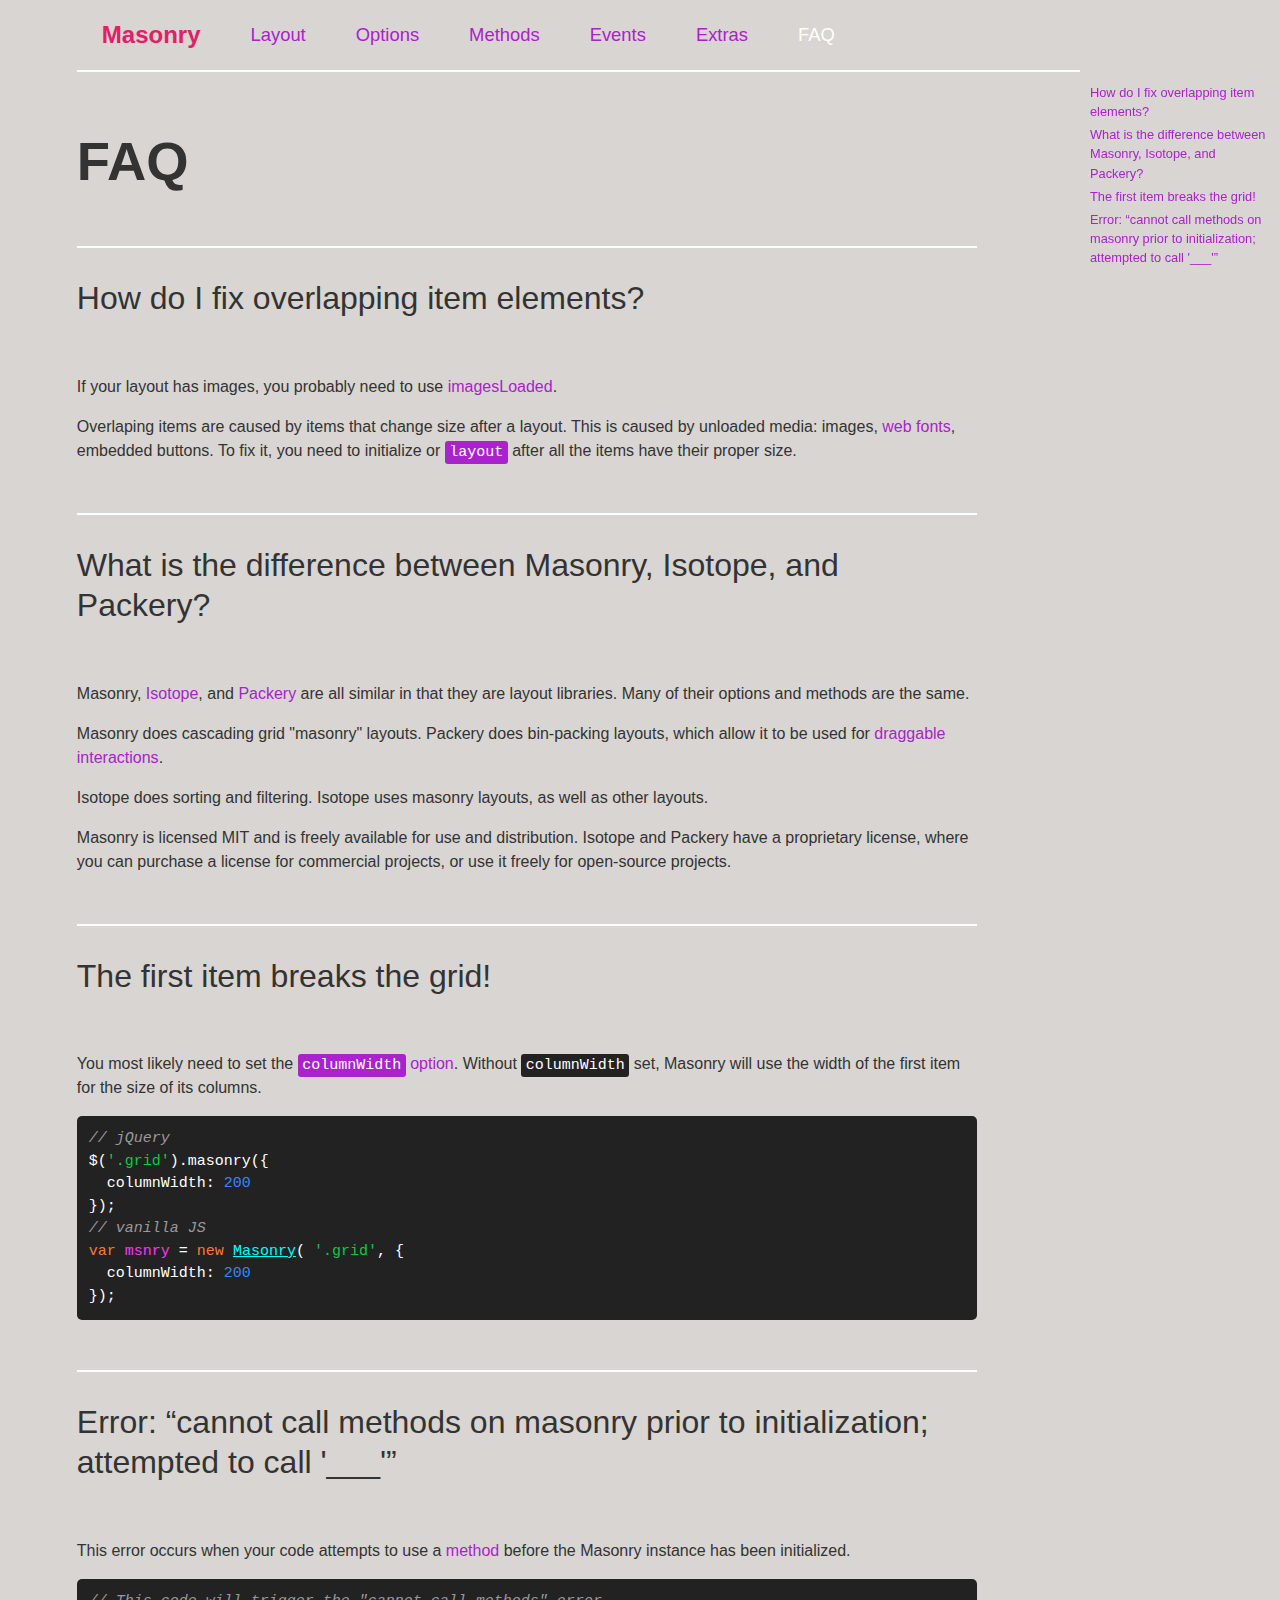
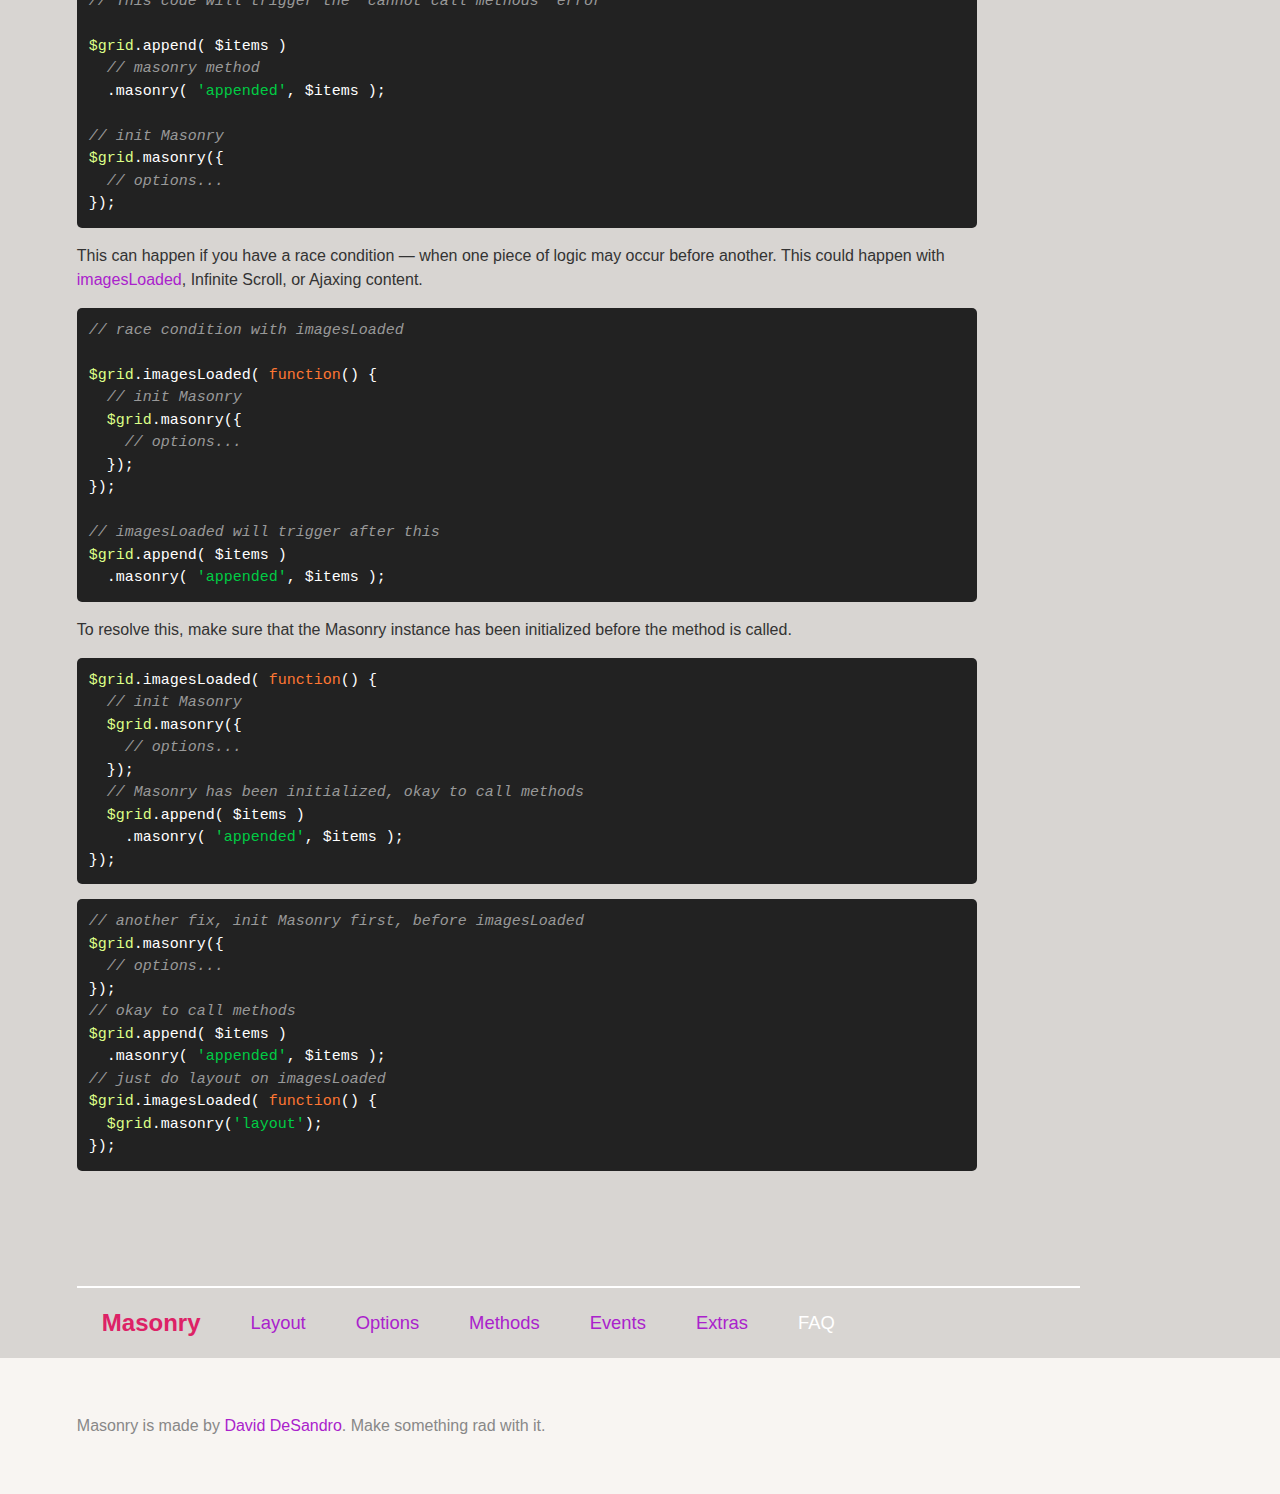
<file: masonry-docs/faq.html>
<!doctype html>
<html class="export" lang="en">
<head>
  <meta charset="utf-8">
  <meta http-equiv="X-UA-Compatible" content="IE=edge,chrome=1">
  <meta name="viewport" content="width=device-width">
  <meta name="description" content="Cascading grid layout library">

  <title>Masonry &#xB7; FAQ</title>

    <link rel="stylesheet" href="css/masonry-docs.css" media="screen">

</head>
<body class="page--faq" data-page="faq">

  <div class="site-nav">
    <div class="container">
      <ol class="site-nav__list">
        <li class="site-nav__item site-nav__item--homepage">
          <a href=".">Masonry</a></li>
        <li class="site-nav__item site-nav__item--layout">
          <a href="layout.html">Layout</a></li>
        <li class="site-nav__item site-nav__item--options">
          <a href="options.html">Options</a></li>
        <li class="site-nav__item site-nav__item--methods">
          <a href="methods.html">Methods</a></li>
        <li class="site-nav__item site-nav__item--events">
          <a href="events.html">Events</a></li>
        <li class="site-nav__item site-nav__item--extras">
          <a href="extras.html">Extras</a></li>
        <li class="site-nav__item site-nav__item--faq">
          <a href="faq.html">FAQ</a></li>
      </ol>
    </div>
  </div>


  <div id="content" class="content container">

      <h1>FAQ</h1>

    <ul class="page-nav">
<li class="page-nav__item page-nav__item--h2"><a href="#how-do-i-fix-overlapping-item-elements">How do I fix overlapping item elements?</a></li>
<li class="page-nav__item page-nav__item--h2"><a href="#what-is-the-difference-between-masonry-isotope-and-packery">What is the difference between Masonry, Isotope, and Packery?</a></li>
<li class="page-nav__item page-nav__item--h2"><a href="#the-first-item-breaks-the-grid">The first item breaks the grid!</a></li>
<li class="page-nav__item page-nav__item--h2"><a href="#error-cannot-call-methods-on-masonry-prior-to-initialization-attempted-to-call-___">Error: &#x201C;cannot call methods on masonry prior to initialization; attempted to call &apos;___&apos;&#x201D;</a></li>
</ul>



<h2 id="how-do-i-fix-overlapping-item-elements">How do I fix overlapping item elements?</h2>

<p>If your layout has images, you probably need to use <a href="layout.html#imagesloaded">imagesLoaded</a>.</p>

<p>Overlaping items are caused by items that change size after a layout. This is caused by unloaded media: images, <a href="extras.html#web-fonts">web fonts</a>, embedded buttons. To fix it, you need to initialize or <a href="methods.html#layout"><code>layout</code></a> after all the items have their proper size.</p>


<h2 id="what-is-the-difference-between-masonry-isotope-and-packery">What is the difference between Masonry, Isotope, and Packery?</h2>

<p>Masonry, <a href="http://isotope.metafizzy.co">Isotope</a>, and <a href="http://packery.metafizzy.co">Packery</a> are all similar in that they are layout libraries. Many of their options and methods are the same.</p>

<p>Masonry does cascading grid &quot;masonry&quot; layouts. Packery does bin-packing layouts, which allow it to be used for <a href="">draggable interactions</a>.</p>

<p>Isotope does sorting and filtering. Isotope uses masonry layouts, as well as other layouts. </p>

<p>Masonry is licensed MIT and is freely available for use and distribution. Isotope and Packery have a proprietary license, where you can purchase a license for commercial projects, or use it freely for open-source projects.</p>


<h2 id="the-first-item-breaks-the-grid">The first item breaks the grid!</h2>

<p>You most likely need to set the <a href="options.html#columnwidth"><code>columnWidth</code> option</a>. Without <code>columnWidth</code> set, Masonry will use the width of the first item for the size of its columns.</p>

<pre><code class="js"><span class="comment">// jQuery</span>
$(<span class="string">&apos;.grid&apos;</span>).masonry({
  columnWidth: <span class="number">200</span>
});
<span class="comment">// vanilla JS</span>
<span class="keyword">var</span> <span class="masonry_var">msnry</span> = <span class="keyword">new</span> <span class="masonry_keyword">Masonry</span>( <span class="string">&apos;.grid&apos;</span>, {
  columnWidth: <span class="number">200</span>
});
</code></pre>


<h2 id="error-cannot-call-methods-on-masonry-prior-to-initialization-attempted-to-call-___">Error: &#x201C;cannot call methods on masonry prior to initialization; attempted to call &apos;___&apos;&#x201D;</h2>

<p>This error occurs when your code attempts to use a <a href="methods.html">method</a> before the Masonry instance has been initialized.</p>

<pre><code class="js"><span class="comment">// This code will trigger the &quot;cannot call methods&quot; error</span>

<span class="jquery_var">$grid</span>.append( $items )
  <span class="comment">// masonry method</span>
  .masonry( <span class="string">&apos;appended&apos;</span>, $items );

<span class="comment">// init Masonry</span>
<span class="jquery_var">$grid</span>.masonry({
  <span class="comment">// options...</span>
});
</code></pre>


<p>This can happen if you have a race condition &#x2014; when one piece of logic may occur before another. This could happen with <a href="layout.html#imagesloaded">imagesLoaded</a>, Infinite Scroll, or Ajaxing content.</p>

<pre><code class="js"><span class="comment">// race condition with imagesLoaded</span>

<span class="jquery_var">$grid</span>.imagesLoaded( <span class="function"><span class="keyword">function</span>(<span class="params"></span>) </span>{
  <span class="comment">// init Masonry</span>
  <span class="jquery_var">$grid</span>.masonry({
    <span class="comment">// options...</span>
  });
});

<span class="comment">// imagesLoaded will trigger after this</span>
<span class="jquery_var">$grid</span>.append( $items )
  .masonry( <span class="string">&apos;appended&apos;</span>, $items );
</code></pre>

<p>To resolve this, make sure that the Masonry instance has been initialized before the method is called.</p>

<pre><code class="js"><span class="jquery_var">$grid</span>.imagesLoaded( <span class="function"><span class="keyword">function</span>(<span class="params"></span>) </span>{
  <span class="comment">// init Masonry</span>
  <span class="jquery_var">$grid</span>.masonry({
    <span class="comment">// options...</span>
  });
  <span class="comment">// Masonry has been initialized, okay to call methods</span>
  <span class="jquery_var">$grid</span>.append( $items )
    .masonry( <span class="string">&apos;appended&apos;</span>, $items );
});
</code></pre>

<pre><code class="js"><span class="comment">// another fix, init Masonry first, before imagesLoaded</span>
<span class="jquery_var">$grid</span>.masonry({
  <span class="comment">// options...</span>
});
<span class="comment">// okay to call methods</span>
<span class="jquery_var">$grid</span>.append( $items )
  .masonry( <span class="string">&apos;appended&apos;</span>, $items );
<span class="comment">// just do layout on imagesLoaded</span>
<span class="jquery_var">$grid</span>.imagesLoaded( <span class="function"><span class="keyword">function</span>(<span class="params"></span>) </span>{
  <span class="jquery_var">$grid</span>.masonry(<span class="string">&apos;layout&apos;</span>);
});
</code></pre>


  </div>

  <div class="site-nav">
    <div class="container">
      <ol class="site-nav__list">
        <li class="site-nav__item site-nav__item--homepage">
          <a href=".">Masonry</a></li>
        <li class="site-nav__item site-nav__item--layout">
          <a href="layout.html">Layout</a></li>
        <li class="site-nav__item site-nav__item--options">
          <a href="options.html">Options</a></li>
        <li class="site-nav__item site-nav__item--methods">
          <a href="methods.html">Methods</a></li>
        <li class="site-nav__item site-nav__item--events">
          <a href="events.html">Events</a></li>
        <li class="site-nav__item site-nav__item--extras">
          <a href="extras.html">Extras</a></li>
        <li class="site-nav__item site-nav__item--faq">
          <a href="faq.html">FAQ</a></li>
      </ol>
    </div>
  </div>

  <div class="site-footer">
  
    <div class="container">
        <p class="site-footer__copy">
          Masonry is made by <a href="http://desandro.com">David DeSandro</a>.
          Make something rad with it.
        </p>
  
  
    </div>
  
  </div>

  <script src="js/masonry-docs.min.js"></script>


</body>
</html>
</file>
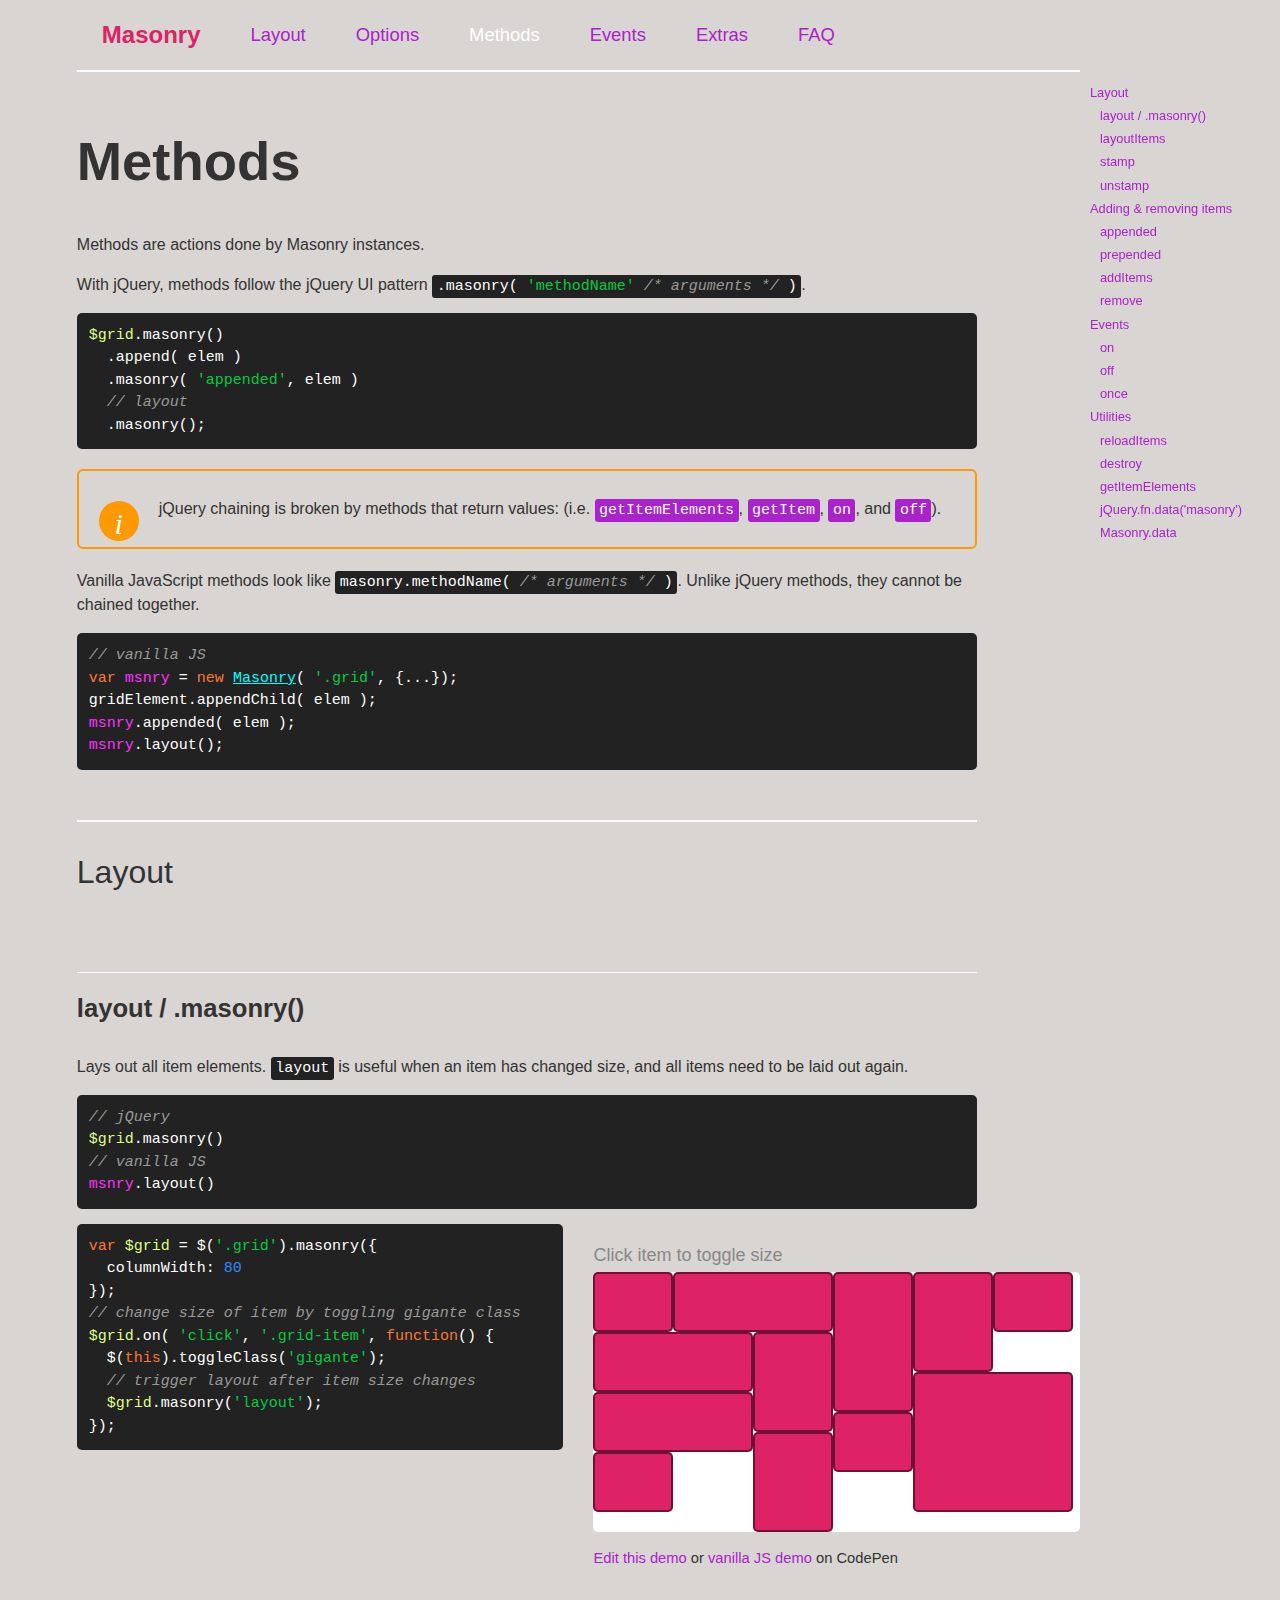
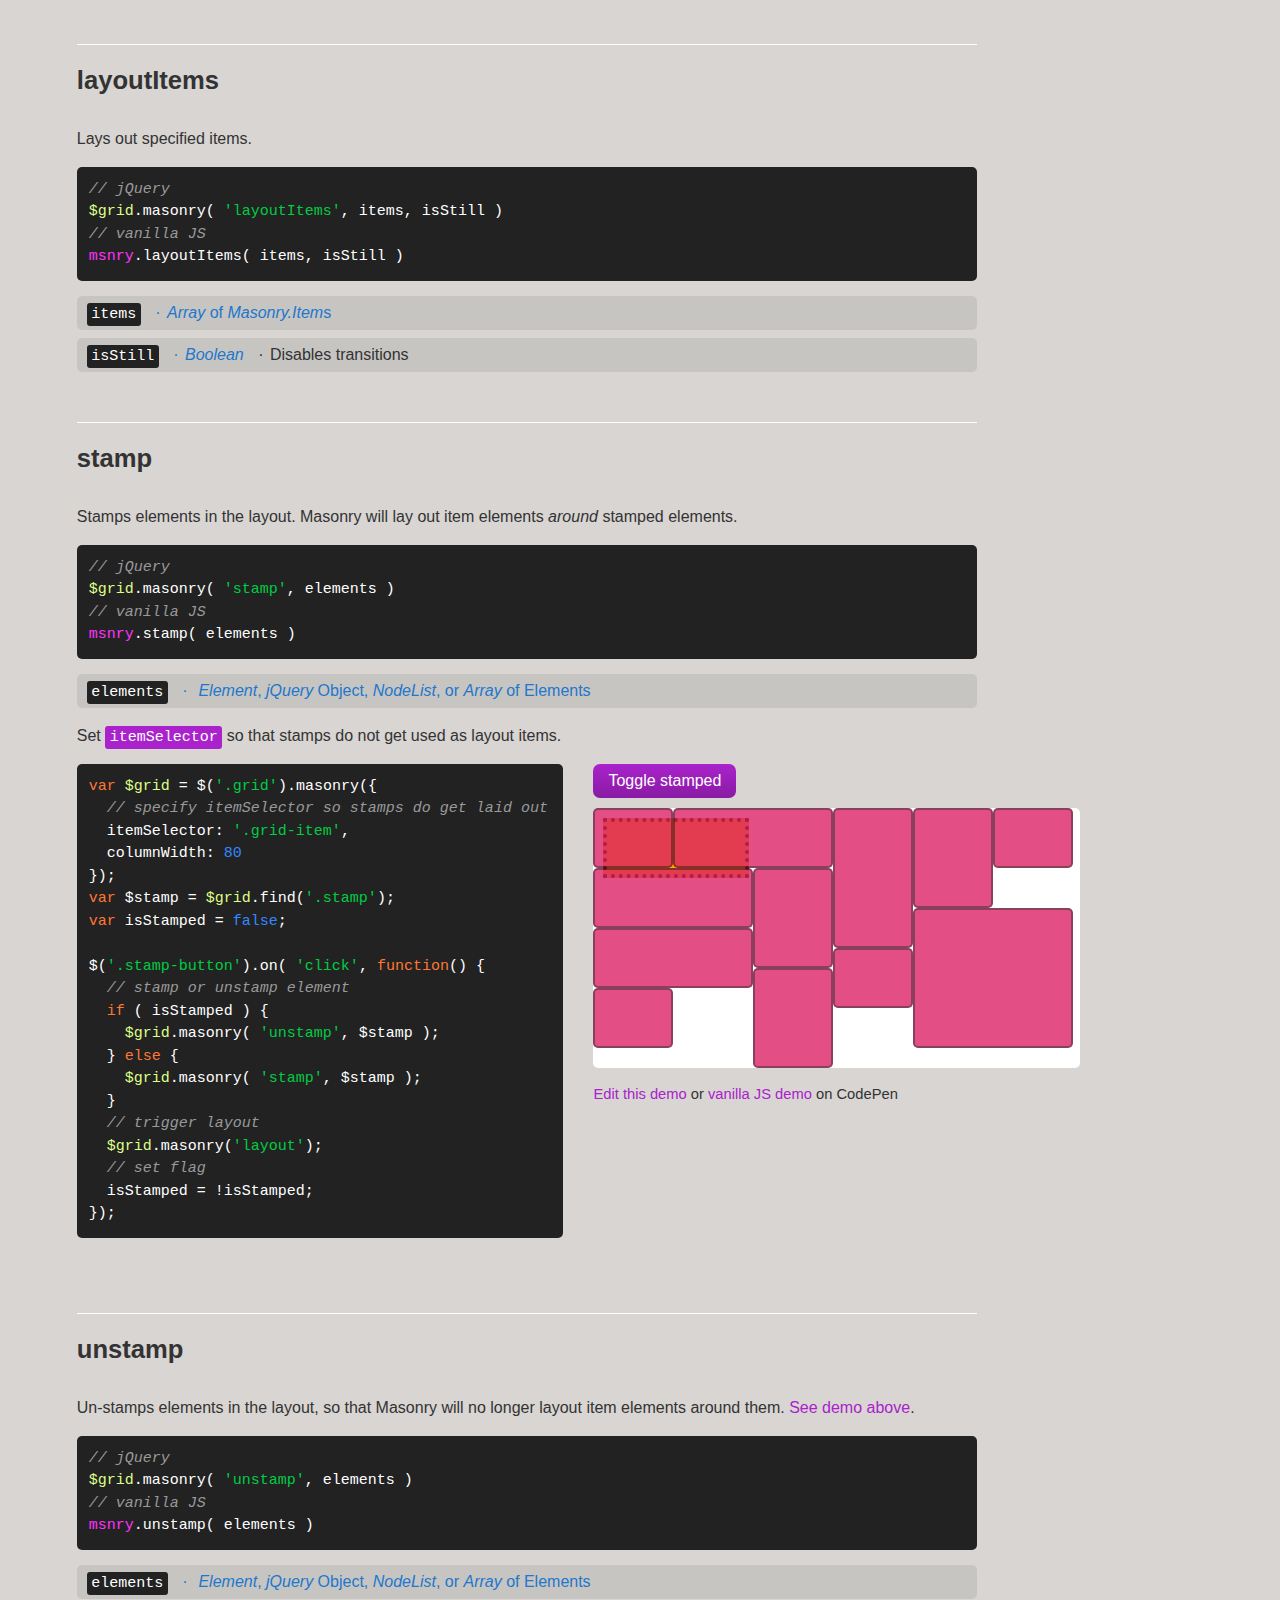
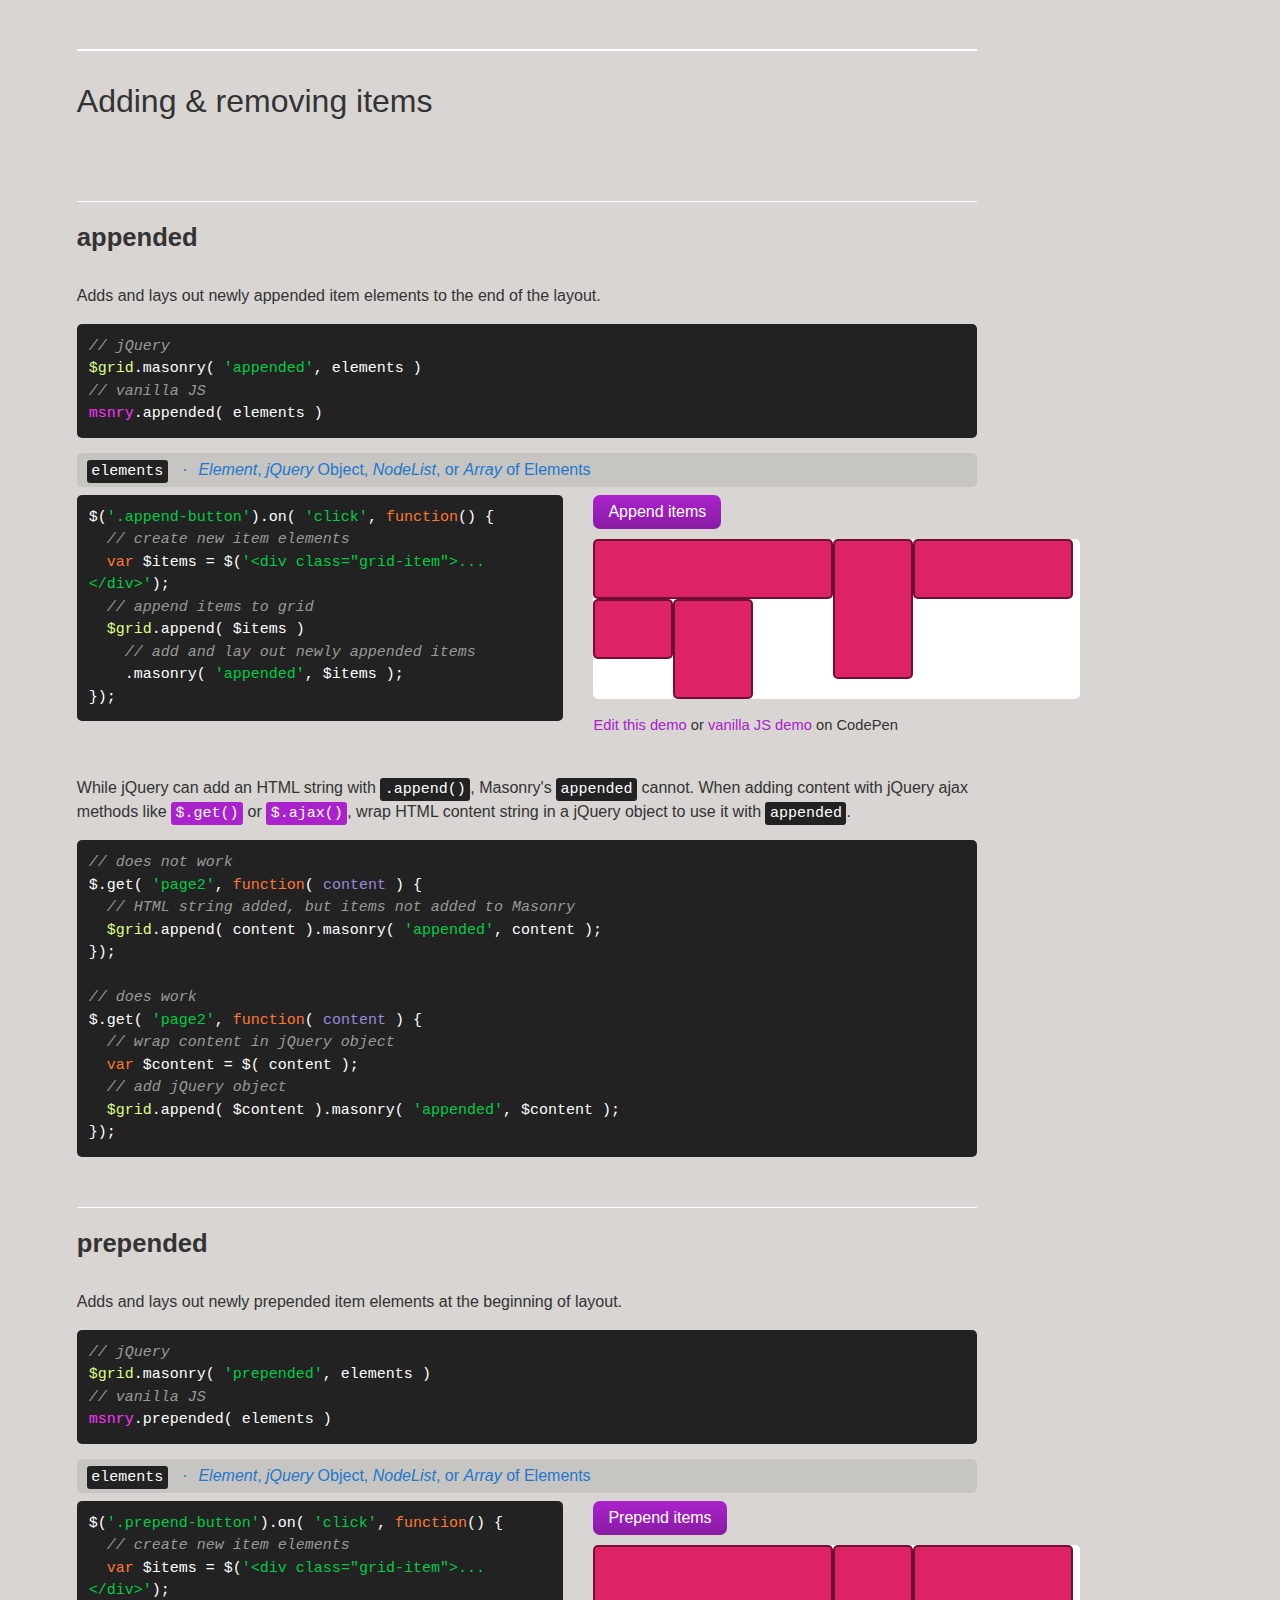
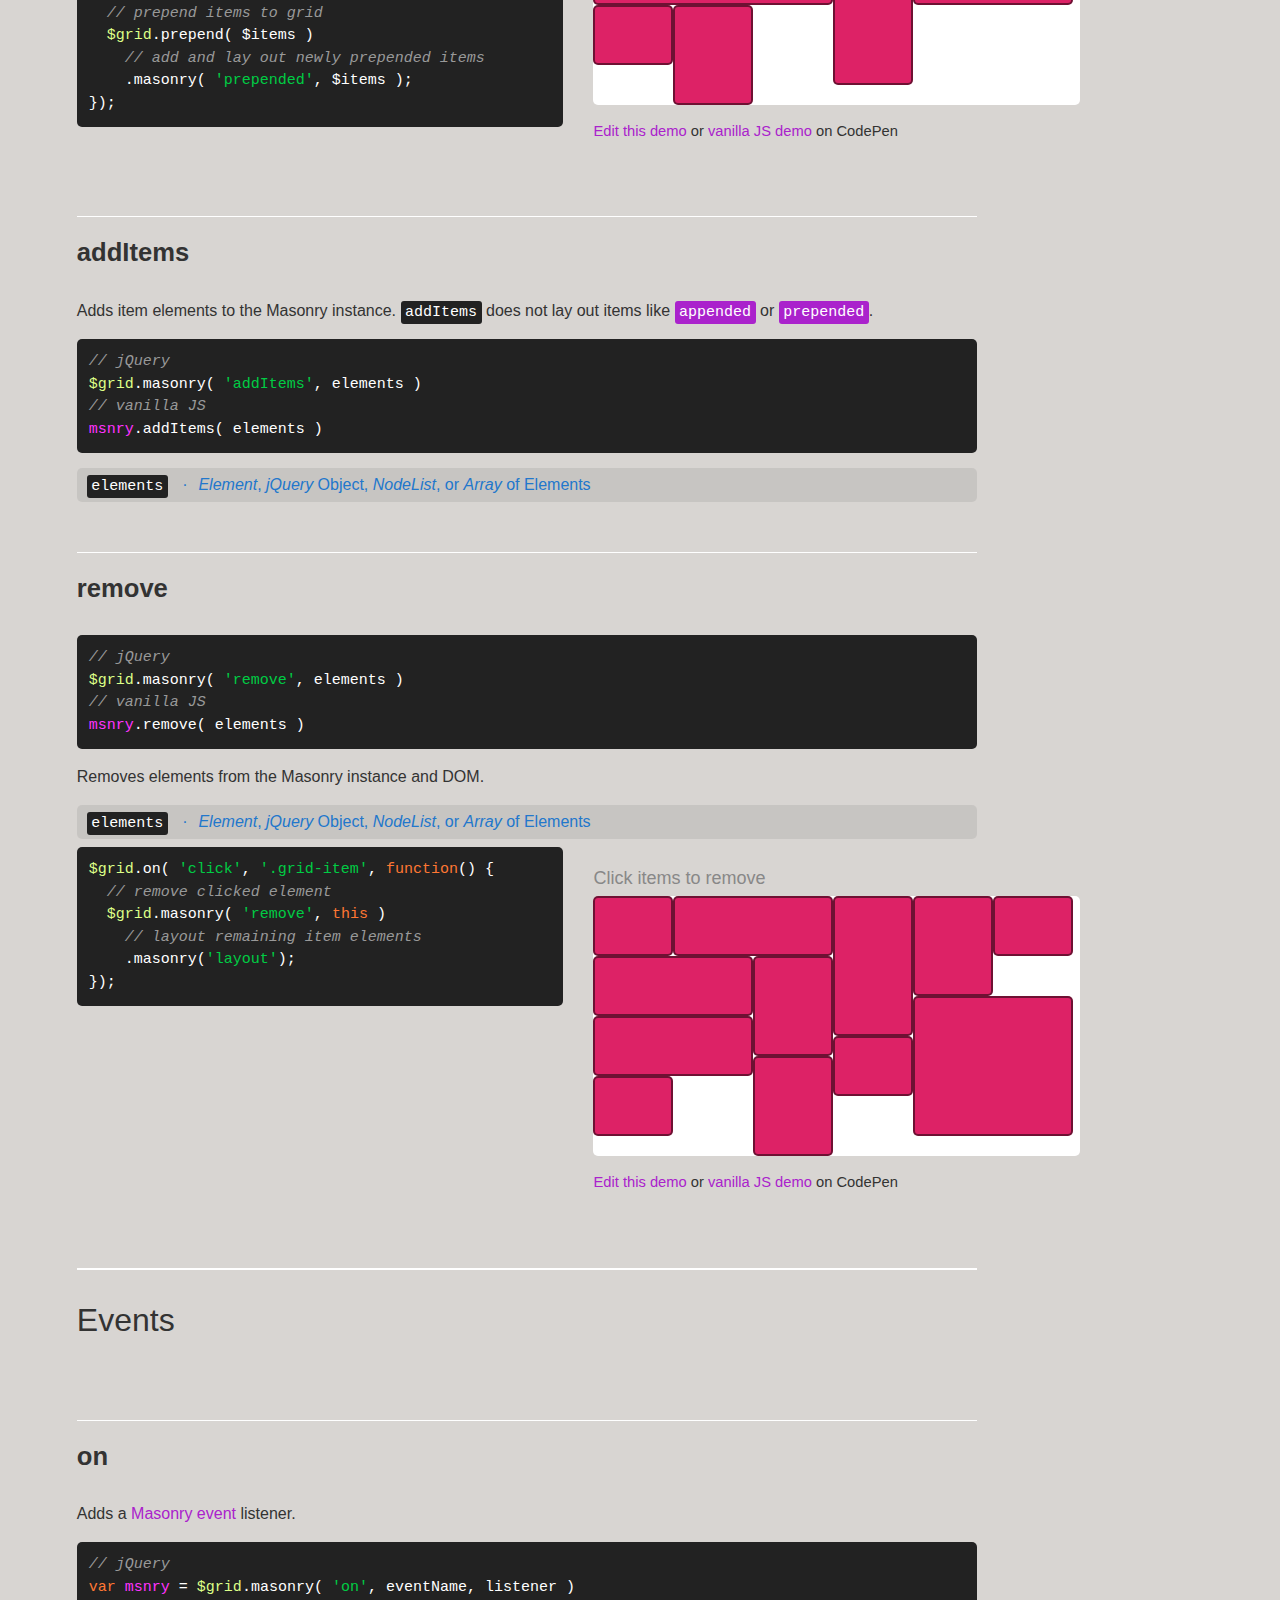
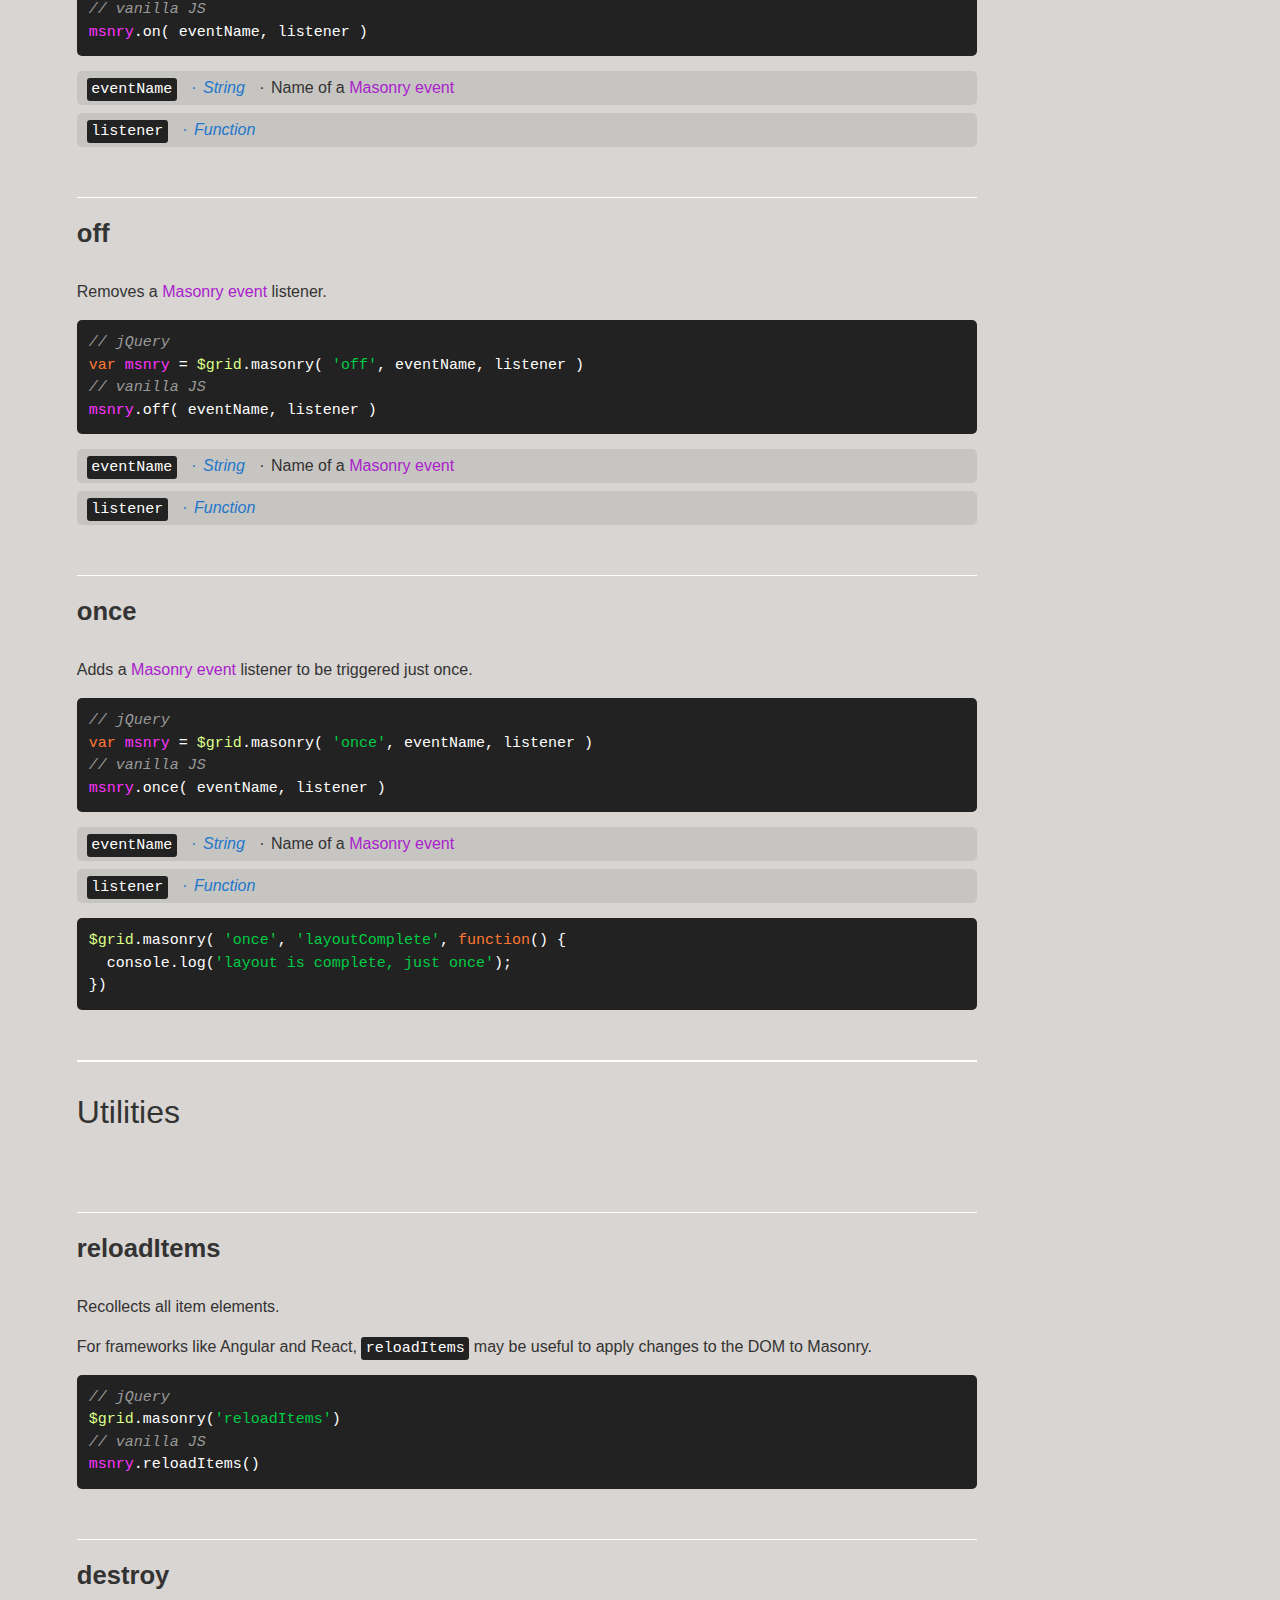
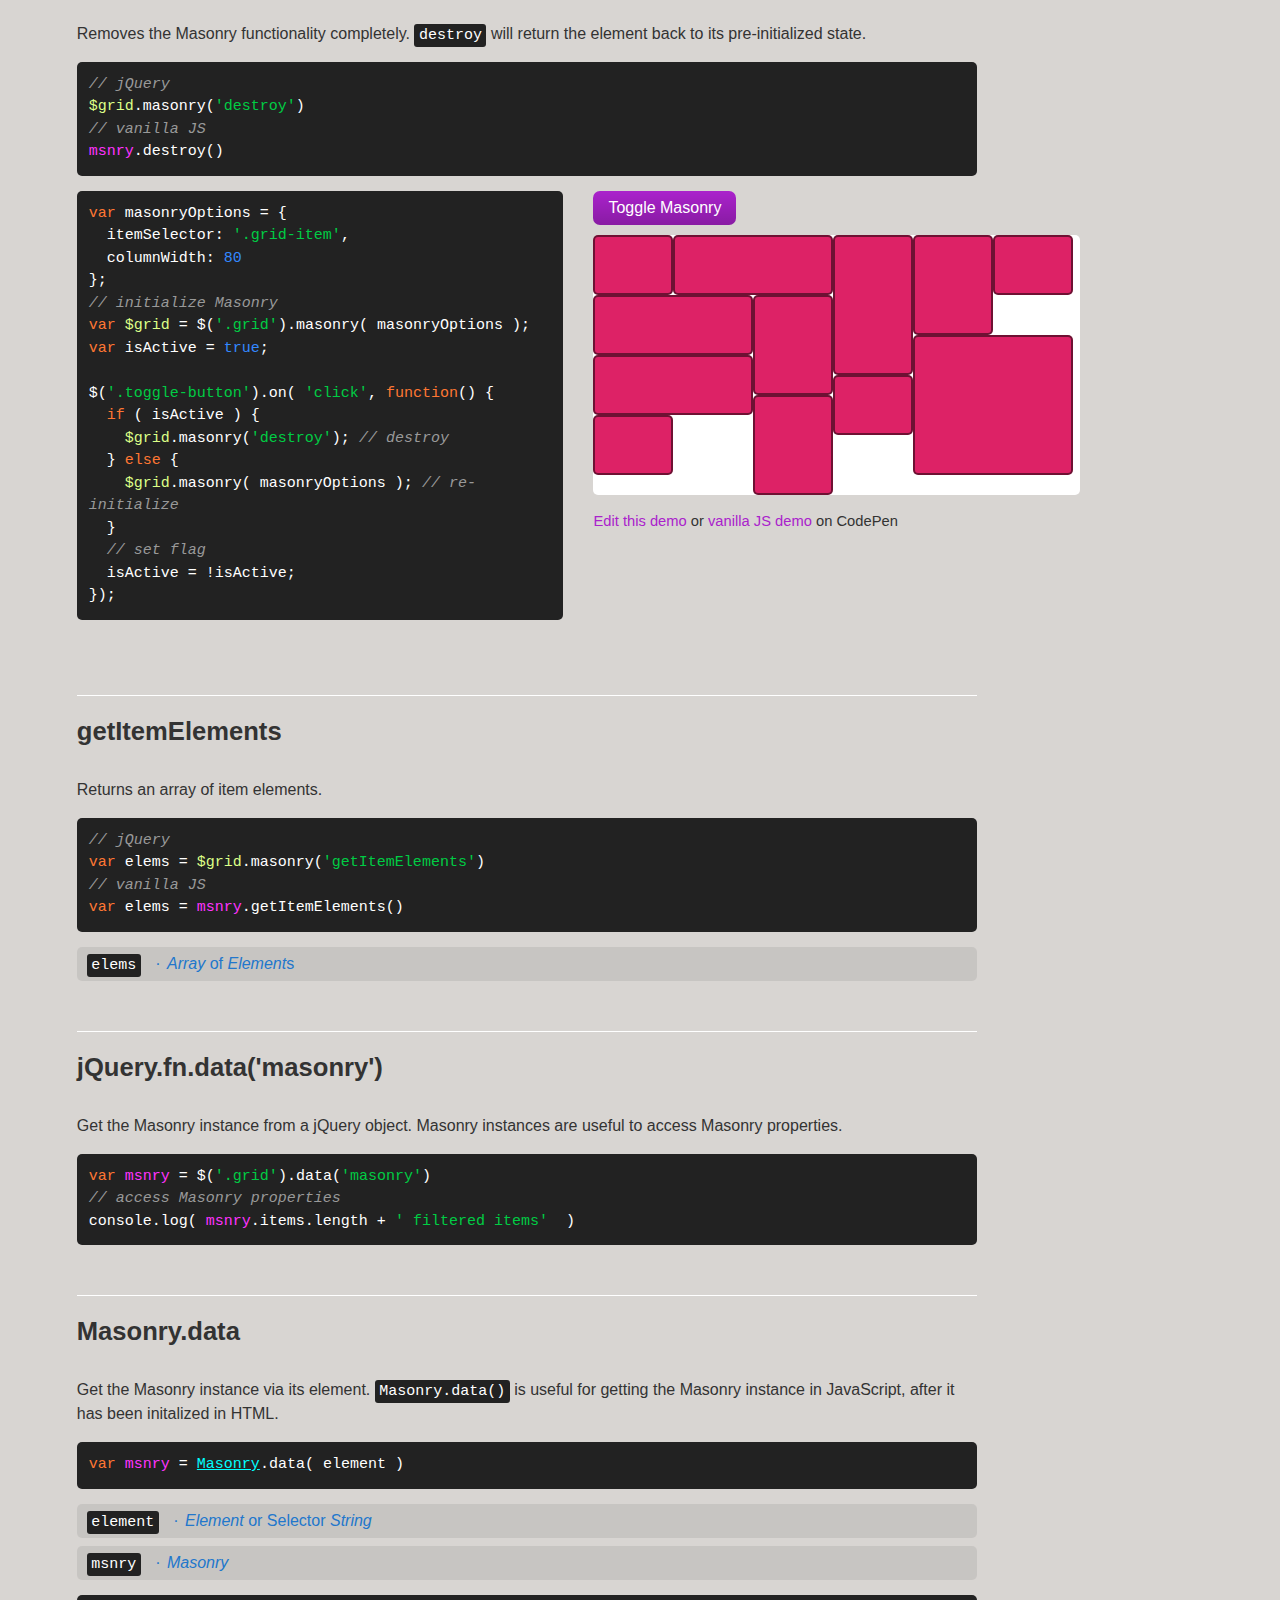
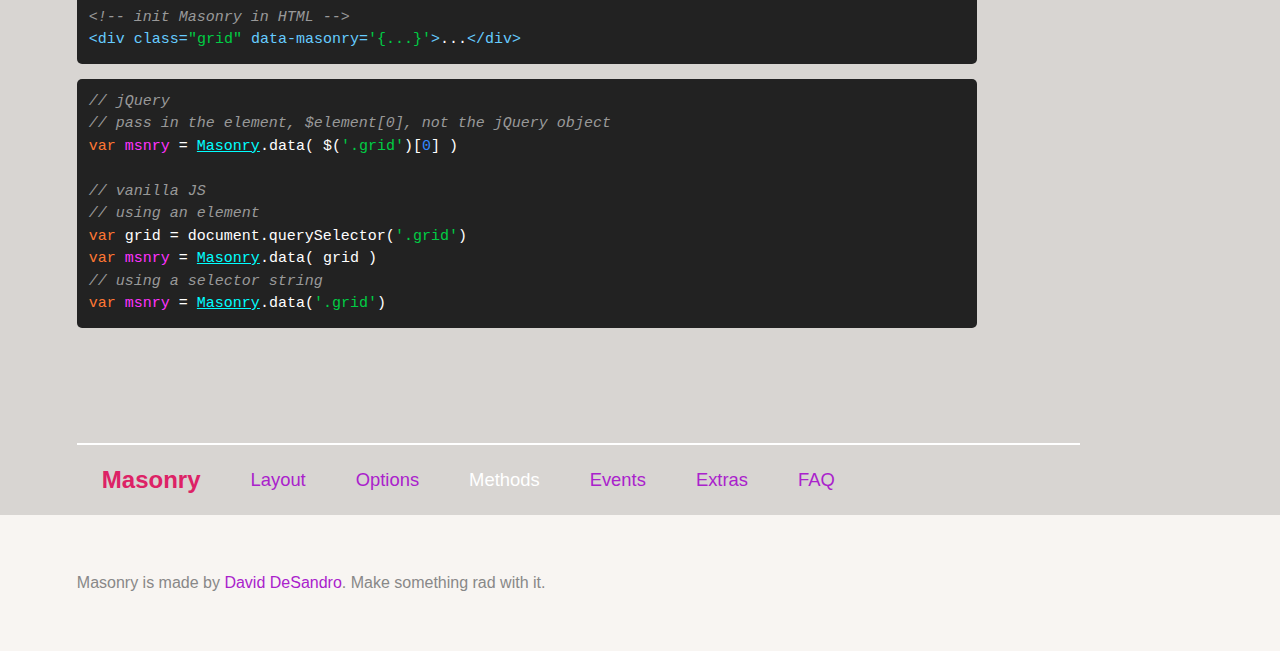
<file: masonry-docs/methods.html>
<!doctype html>
<html class="export" lang="en">
<head>
  <meta charset="utf-8">
  <meta http-equiv="X-UA-Compatible" content="IE=edge,chrome=1">
  <meta name="viewport" content="width=device-width">
  <meta name="description" content="Cascading grid layout library">

  <title>Masonry &#xB7; Methods</title>

    <link rel="stylesheet" href="css/masonry-docs.css" media="screen">

</head>
<body class="page--methods" data-page="methods">

  <div class="site-nav">
    <div class="container">
      <ol class="site-nav__list">
        <li class="site-nav__item site-nav__item--homepage">
          <a href=".">Masonry</a></li>
        <li class="site-nav__item site-nav__item--layout">
          <a href="layout.html">Layout</a></li>
        <li class="site-nav__item site-nav__item--options">
          <a href="options.html">Options</a></li>
        <li class="site-nav__item site-nav__item--methods">
          <a href="methods.html">Methods</a></li>
        <li class="site-nav__item site-nav__item--events">
          <a href="events.html">Events</a></li>
        <li class="site-nav__item site-nav__item--extras">
          <a href="extras.html">Extras</a></li>
        <li class="site-nav__item site-nav__item--faq">
          <a href="faq.html">FAQ</a></li>
      </ol>
    </div>
  </div>


  <div id="content" class="content container">

      <h1>Methods</h1>

    <ul class="page-nav">
<li class="page-nav__item page-nav__item--h2"><a href="#layout">Layout</a></li>
<li class="page-nav__item page-nav__item--h3"><a href="#layout-masonry">layout / .masonry()</a></li>
<li class="page-nav__item page-nav__item--h3"><a href="#layoutitems">layoutItems</a></li>
<li class="page-nav__item page-nav__item--h3"><a href="#stamp">stamp</a></li>
<li class="page-nav__item page-nav__item--h3"><a href="#unstamp">unstamp</a></li>
<li class="page-nav__item page-nav__item--h2"><a href="#adding-removing-items">Adding &amp; removing items</a></li>
<li class="page-nav__item page-nav__item--h3"><a href="#appended">appended</a></li>
<li class="page-nav__item page-nav__item--h3"><a href="#prepended">prepended</a></li>
<li class="page-nav__item page-nav__item--h3"><a href="#additems">addItems</a></li>
<li class="page-nav__item page-nav__item--h3"><a href="#remove">remove</a></li>
<li class="page-nav__item page-nav__item--h2"><a href="#events">Events</a></li>
<li class="page-nav__item page-nav__item--h3"><a href="#on">on</a></li>
<li class="page-nav__item page-nav__item--h3"><a href="#off">off</a></li>
<li class="page-nav__item page-nav__item--h3"><a href="#once">once</a></li>
<li class="page-nav__item page-nav__item--h2"><a href="#utilities">Utilities</a></li>
<li class="page-nav__item page-nav__item--h3"><a href="#reloaditems">reloadItems</a></li>
<li class="page-nav__item page-nav__item--h3"><a href="#destroy">destroy</a></li>
<li class="page-nav__item page-nav__item--h3"><a href="#getitemelements">getItemElements</a></li>
<li class="page-nav__item page-nav__item--h3"><a href="#jquery-fn-data-masonry">jQuery.fn.data(&apos;masonry&apos;)</a></li>
<li class="page-nav__item page-nav__item--h3"><a href="#masonry-data">Masonry.data</a></li>
</ul>


<p>Methods are actions done by Masonry instances.</p>

<p>With jQuery, methods follow the jQuery UI pattern <code>.masonry( <span class="string">&apos;methodName&apos;</span> <span class="comment">/* arguments */</span> )</code>.</p>

<pre><code class="js"><span class="jquery_var">$grid</span>.masonry()
  .append( elem )
  .masonry( <span class="string">&apos;appended&apos;</span>, elem )
  <span class="comment">// layout</span>
  .masonry();
</code></pre>

<div class="call-out">
  <p>jQuery chaining is broken by methods that return values: (i.e. 
    <a href="#getitemelements"><code>getItemElements</code></a>,
    <a href="#getitem"><code>getItem</code></a>,
    <a href="#on"><code>on</code></a>, and
    <a href="#off"><code>off</code></a>).
  </p>
</div>

<p>Vanilla JavaScript methods look like <code>masonry.methodName( <span class="comment">/* arguments */</span> )</code>. Unlike jQuery methods, they cannot be chained together.</p>

<pre><code class="js"><span class="comment">// vanilla JS</span>
<span class="keyword">var</span> <span class="masonry_var">msnry</span> = <span class="keyword">new</span> <span class="masonry_keyword">Masonry</span>( <span class="string">&apos;.grid&apos;</span>, {...});
gridElement.appendChild( elem );
<span class="masonry_var">msnry</span>.appended( elem );
<span class="masonry_var">msnry</span>.layout();
</code></pre>


<h2 id="layout">Layout</h2>


<h3 id="layout-masonry">layout / .masonry()</h3>

<p>Lays out all item elements. <code>layout</code> is useful when an item has changed size, and all items need to be laid out again.</p>

<pre><code class="js"><span class="comment">// jQuery</span>
<span class="jquery_var">$grid</span>.masonry()
<span class="comment">// vanilla JS</span>
<span class="masonry_var">msnry</span>.layout()
</code></pre>

<div class="duo example">
  <div class="duo__cell example__code">
<pre><code class="js"><span class="keyword">var</span> <span class="jquery_var">$grid</span> = $(<span class="string">&apos;.grid&apos;</span>).masonry({
  columnWidth: <span class="number">80</span>
});
<span class="comment">// change size of item by toggling gigante class</span>
<span class="jquery_var">$grid</span>.on( <span class="string">&apos;click&apos;</span>, <span class="string">&apos;.grid-item&apos;</span>, <span class="function"><span class="keyword">function</span>(<span class="params"></span>) </span>{
  $(<span class="keyword">this</span>).toggleClass(<span class="string">&apos;gigante&apos;</span>);
  <span class="comment">// trigger layout after item size changes</span>
  <span class="jquery_var">$grid</span>.masonry(<span class="string">&apos;layout&apos;</span>);
});
</code></pre>
  </div>
  <div class="duo__cell example__demo" data-js-module="layout-demo">
    <p class="instruction">Click item to toggle size</p>
  
    <div class="grid grid--clickable">
      <div class="grid-item"></div>
      <div class="grid-item grid-item--width2"></div>
      <div class="grid-item grid-item--height3"></div>
      <div class="grid-item grid-item--height2"></div>
      <div class="grid-item grid-item--width2"></div>
      <div class="grid-item"></div>
      <div class="grid-item grid-item--width2 grid-item--height3"></div>
      <div class="grid-item grid-item--height2"></div>
      <div class="grid-item grid-item--width2"></div>
      <div class="grid-item"></div>
      <div class="grid-item grid-item--height2"></div>
      <div class="grid-item"></div>
    </div>
  
    <p class="edit-demo">
        <a href="http://codepen.io/desandro/pen/JdEyYQ">Edit this demo</a>
        or <a href="http://codepen.io/desandro/pen/vdkJn">vanilla JS demo</a> on CodePen
    </p>
  </div>
</div>


<h3 id="layoutitems">layoutItems</h3>

<p>Lays out specified items.</p>

<pre><code class="js"><span class="comment">// jQuery</span>
<span class="jquery_var">$grid</span>.masonry( <span class="string">&apos;layoutItems&apos;</span>, items, isStill )
<span class="comment">// vanilla JS</span>
<span class="masonry_var">msnry</span>.layoutItems( items, isStill )
</code></pre>

<p class="variable">
  <code class="variable__code">items</code>
  <span class="variable__type"><i>Array</i> of <i>Masonry.Item</i>s</span>
</p>

<p class="variable">
  <code class="variable__code">isStill</code>
  <span class="variable__type"><i>Boolean</i></span>
  <span class="variable__description">Disables transitions</span>
</p>


<h3 id="stamp">stamp</h3>

<p>Stamps elements in the layout. Masonry will lay out item elements <em>around</em> stamped elements.</p>

<pre><code class="js"><span class="comment">// jQuery</span>
<span class="jquery_var">$grid</span>.masonry( <span class="string">&apos;stamp&apos;</span>, elements )
<span class="comment">// vanilla JS</span>
<span class="masonry_var">msnry</span>.stamp( elements )
</code></pre>

<p class="variable">
  <code class="variable__code">elements</code>
  <span class="variable__type">
    <i>Element</i>,
    <i>jQuery</i> Object,
    <i>NodeList</i>, or
    <i>Array</i> of Elements
  </span>
</p>

<p>Set <a href="options.html#itemselector"><code>itemSelector</code></a> so that stamps do not get used as layout items.</p>

<div class="duo example">
  <div class="duo__cell example__code">
<pre><code class="js"><span class="keyword">var</span> <span class="jquery_var">$grid</span> = $(<span class="string">&apos;.grid&apos;</span>).masonry({
  <span class="comment">// specify itemSelector so stamps do get laid out</span>
  itemSelector: <span class="string">&apos;.grid-item&apos;</span>,
  columnWidth: <span class="number">80</span>
});
<span class="keyword">var</span> $stamp = <span class="jquery_var">$grid</span>.find(<span class="string">&apos;.stamp&apos;</span>);
<span class="keyword">var</span> isStamped = <span class="literal">false</span>;

$(<span class="string">&apos;.stamp-button&apos;</span>).on( <span class="string">&apos;click&apos;</span>, <span class="function"><span class="keyword">function</span>(<span class="params"></span>) </span>{
  <span class="comment">// stamp or unstamp element</span>
  <span class="keyword">if</span> ( isStamped ) {
    <span class="jquery_var">$grid</span>.masonry( <span class="string">&apos;unstamp&apos;</span>, $stamp );
  } <span class="keyword">else</span> {
    <span class="jquery_var">$grid</span>.masonry( <span class="string">&apos;stamp&apos;</span>, $stamp );
  }
  <span class="comment">// trigger layout</span>
  <span class="jquery_var">$grid</span>.masonry(<span class="string">&apos;layout&apos;</span>);
  <span class="comment">// set flag</span>
  isStamped = !isStamped;
});
</code></pre>
  </div>
  <div class="duo__cell example__demo" data-js-module="stamp-methods-demo">
    <button class="button stamp-button">Toggle stamped</button>
    <div class="grid grid--has-stamp grid--stamp-methods-demo">
      <div class="stamp stamp--stamp-methods-demo"></div>
      <div class="grid-item"></div>
      <div class="grid-item grid-item--width2"></div>
      <div class="grid-item grid-item--height3"></div>
      <div class="grid-item grid-item--height2"></div>
      <div class="grid-item grid-item--width2"></div>
      <div class="grid-item"></div>
      <div class="grid-item grid-item--width2 grid-item--height3"></div>
      <div class="grid-item grid-item--height2"></div>
      <div class="grid-item grid-item--width2"></div>
      <div class="grid-item"></div>
      <div class="grid-item grid-item--height2"></div>
      <div class="grid-item"></div>
    </div>
    <p class="edit-demo">
        <a href="http://codepen.io/desandro/pen/MwJvbq">Edit this demo</a>
        or <a href="http://codepen.io/desandro/pen/wKpjs">vanilla JS demo</a> on CodePen
    </p>
  </div>
</div>


<h3 id="unstamp">unstamp</h3>

<p>Un-stamps elements in the layout, so that Masonry will no longer layout item elements around them. <a href="#stamp">See demo above</a>.</p>

<pre><code class="js"><span class="comment">// jQuery</span>
<span class="jquery_var">$grid</span>.masonry( <span class="string">&apos;unstamp&apos;</span>, elements )
<span class="comment">// vanilla JS</span>
<span class="masonry_var">msnry</span>.unstamp( elements )
</code></pre>

<p class="variable">
  <code class="variable__code">elements</code>
  <span class="variable__type">
    <i>Element</i>,
    <i>jQuery</i> Object,
    <i>NodeList</i>, or
    <i>Array</i> of Elements
  </span>
</p>


<h2 id="adding-removing-items">Adding &amp; removing items</h2>


<h3 id="appended">appended</h3>

<p>Adds and lays out newly appended item elements to the end of the layout.</p>

<pre><code class="js"><span class="comment">// jQuery</span>
<span class="jquery_var">$grid</span>.masonry( <span class="string">&apos;appended&apos;</span>, elements )
<span class="comment">// vanilla JS</span>
<span class="masonry_var">msnry</span>.appended( elements )
</code></pre>

<p class="variable">
  <code class="variable__code">elements</code>
  <span class="variable__type">
    <i>Element</i>,
    <i>jQuery</i> Object,
    <i>NodeList</i>, or
    <i>Array</i> of Elements
  </span>
</p>

<div class="duo example">
  <div class="duo__cell example__code">
<pre><code class="js">$(<span class="string">&apos;.append-button&apos;</span>).on( <span class="string">&apos;click&apos;</span>, <span class="function"><span class="keyword">function</span>(<span class="params"></span>) </span>{
  <span class="comment">// create new item elements</span>
  <span class="keyword">var</span> $items = $(<span class="string">&apos;&lt;div class=&quot;grid-item&quot;&gt;...&lt;/div&gt;&apos;</span>);
  <span class="comment">// append items to grid</span>
  <span class="jquery_var">$grid</span>.append( $items )
    <span class="comment">// add and lay out newly appended items</span>
    .masonry( <span class="string">&apos;appended&apos;</span>, $items );
});
</code></pre>
  </div>
  <div class="duo__cell example__demo" data-js-module="appended-demo">
    <button class="button append-button">Append items</button>
    <div class="grid">
      <div class="grid-item grid-item--width3"></div>
      <div class="grid-item grid-item--height3"></div>
      <div class="grid-item grid-item--width2"></div>
      <div class="grid-item"></div>
      <div class="grid-item grid-item--height2"></div>
    </div>
    <p class="edit-demo">
        <a href="http://codepen.io/desandro/pen/kwALv">Edit this demo</a>
        or <a href="http://codepen.io/desandro/pen/nhekz">vanilla JS demo</a> on CodePen
    </p>
  </div>
</div>

<p>While jQuery can add an HTML string with <code>.append()</code>, Masonry&apos;s <code>appended</code> cannot. When adding content with jQuery ajax methods like <a href="http://api.jquery.com/jquery.get/"><code>$.get()</code></a> or <a href="http://api.jquery.com/jquery.ajax/"><code>$.ajax()</code></a>, wrap HTML content string in a jQuery object to use it with <code>appended</code>.</p>

<pre><code class="js"><span class="comment">// does not work</span>
$.get( <span class="string">&apos;page2&apos;</span>, <span class="function"><span class="keyword">function</span>(<span class="params"> content </span>) </span>{
  <span class="comment">// HTML string added, but items not added to Masonry</span>
  <span class="jquery_var">$grid</span>.append( content ).masonry( <span class="string">&apos;appended&apos;</span>, content );
});

<span class="comment">// does work</span>
$.get( <span class="string">&apos;page2&apos;</span>, <span class="function"><span class="keyword">function</span>(<span class="params"> content </span>) </span>{
  <span class="comment">// wrap content in jQuery object</span>
  <span class="keyword">var</span> $content = $( content );
  <span class="comment">// add jQuery object</span>
  <span class="jquery_var">$grid</span>.append( $content ).masonry( <span class="string">&apos;appended&apos;</span>, $content );
});
</code></pre>


<h3 id="prepended">prepended</h3>

<p>Adds and lays out newly prepended item elements at the beginning of layout.</p>

<pre><code class="js"><span class="comment">// jQuery</span>
<span class="jquery_var">$grid</span>.masonry( <span class="string">&apos;prepended&apos;</span>, elements )
<span class="comment">// vanilla JS</span>
<span class="masonry_var">msnry</span>.prepended( elements )
</code></pre>

<p class="variable">
  <code class="variable__code">elements</code>
  <span class="variable__type">
    <i>Element</i>,
    <i>jQuery</i> Object,
    <i>NodeList</i>, or
    <i>Array</i> of Elements
  </span>
</p>

<div class="duo example">
  <div class="duo__cell example__code">
<pre><code class="js">$(<span class="string">&apos;.prepend-button&apos;</span>).on( <span class="string">&apos;click&apos;</span>, <span class="function"><span class="keyword">function</span>(<span class="params"></span>) </span>{
  <span class="comment">// create new item elements</span>
  <span class="keyword">var</span> $items = $(<span class="string">&apos;&lt;div class=&quot;grid-item&quot;&gt;...&lt;/div&gt;&apos;</span>);
  <span class="comment">// prepend items to grid</span>
  <span class="jquery_var">$grid</span>.prepend( $items )
    <span class="comment">// add and lay out newly prepended items</span>
    .masonry( <span class="string">&apos;prepended&apos;</span>, $items );
});
</code></pre>
  </div>
  <div class="duo__cell example__demo" data-js-module="prepended-demo">
    <button class="button prepend-button">Prepend items</button>
    <div class="grid">
      <div class="grid-item grid-item--width3"></div>
      <div class="grid-item grid-item--height3"></div>
      <div class="grid-item grid-item--width2"></div>
      <div class="grid-item"></div>
      <div class="grid-item grid-item--height2"></div>
    </div>
    <p class="edit-demo">
        <a href="http://codepen.io/desandro/pen/vilFn">Edit this demo</a>
        or <a href="http://codepen.io/desandro/pen/rVjgrL">vanilla JS demo</a> on CodePen
    </p>
  </div>
</div>


<h3 id="additems">addItems</h3>

<p>Adds item elements to the Masonry instance. <code>addItems</code> does not lay out items like <a href="#appended"><code>appended</code></a> or <a href="#prepended"><code>prepended</code></a>.</p>

<pre><code class="js"><span class="comment">// jQuery</span>
<span class="jquery_var">$grid</span>.masonry( <span class="string">&apos;addItems&apos;</span>, elements )
<span class="comment">// vanilla JS</span>
<span class="masonry_var">msnry</span>.addItems( elements )
</code></pre>

<p class="variable">
  <code class="variable__code">elements</code>
  <span class="variable__type">
    <i>Element</i>,
    <i>jQuery</i> Object,
    <i>NodeList</i>, or
    <i>Array</i> of Elements
  </span>
</p>


<h3 id="remove">remove</h3>

<pre><code class="js"><span class="comment">// jQuery</span>
<span class="jquery_var">$grid</span>.masonry( <span class="string">&apos;remove&apos;</span>, elements )
<span class="comment">// vanilla JS</span>
<span class="masonry_var">msnry</span>.remove( elements )
</code></pre>

<p>Removes elements from the Masonry instance and DOM.</p>

<p class="variable">
  <code class="variable__code">elements</code>
  <span class="variable__type">
    <i>Element</i>,
    <i>jQuery</i> Object,
    <i>NodeList</i>, or
    <i>Array</i> of Elements
  </span>
</p>

<div class="duo example">
  <div class="duo__cell example__code">
<pre><code class="js"><span class="jquery_var">$grid</span>.on( <span class="string">&apos;click&apos;</span>, <span class="string">&apos;.grid-item&apos;</span>, <span class="function"><span class="keyword">function</span>(<span class="params"></span>) </span>{
  <span class="comment">// remove clicked element</span>
  <span class="jquery_var">$grid</span>.masonry( <span class="string">&apos;remove&apos;</span>, <span class="keyword">this</span> )
    <span class="comment">// layout remaining item elements</span>
    .masonry(<span class="string">&apos;layout&apos;</span>);
});
</code></pre>
  </div>
  <div class="duo__cell example__demo" data-js-module="remove-demo">
    <p class="instruction">Click items to remove</p>
    <div class="grid grid--clickable">
      <div class="grid-item"></div>
      <div class="grid-item grid-item--width2"></div>
      <div class="grid-item grid-item--height3"></div>
      <div class="grid-item grid-item--height2"></div>
      <div class="grid-item grid-item--width2"></div>
      <div class="grid-item"></div>
      <div class="grid-item grid-item--width2 grid-item--height3"></div>
      <div class="grid-item grid-item--height2"></div>
      <div class="grid-item grid-item--width2"></div>
      <div class="grid-item"></div>
      <div class="grid-item grid-item--height2"></div>
      <div class="grid-item"></div>
    </div>
    <p class="edit-demo">
        <a href="http://codepen.io/desandro/pen/aOprQW">Edit this demo</a>
        or <a href="http://codepen.io/desandro/pen/IBJeq">vanilla JS demo</a> on CodePen
    </p>
  </div>
</div>


<h2 id="events">Events</h2>


<h3 id="on">on</h3>

<p>Adds a <a href="events.html">Masonry event</a> listener.</p>

<pre><code class="js"><span class="comment">// jQuery</span>
<span class="keyword">var</span> <span class="masonry_var">msnry</span> = <span class="jquery_var">$grid</span>.masonry( <span class="string">&apos;on&apos;</span>, eventName, listener )
<span class="comment">// vanilla JS</span>
<span class="masonry_var">msnry</span>.on( eventName, listener )
</code></pre>

<p class="variable">
  <code class="variable__code">eventName</code>
  <span class="variable__type"><i>String</i></span>
  <span class="variable__description">Name of a <a href="events.html">Masonry event</a></span>
</p>

<p class="variable">
  <code class="variable__code">listener</code>
  <span class="variable__type"><i>Function</i></span>
</p>


<h3 id="off">off</h3>

<p>Removes a <a href="events.html">Masonry event</a> listener.</p>

<pre><code class="js"><span class="comment">// jQuery</span>
<span class="keyword">var</span> <span class="masonry_var">msnry</span> = <span class="jquery_var">$grid</span>.masonry( <span class="string">&apos;off&apos;</span>, eventName, listener )
<span class="comment">// vanilla JS</span>
<span class="masonry_var">msnry</span>.off( eventName, listener )
</code></pre>

<p class="variable">
  <code class="variable__code">eventName</code>
  <span class="variable__type"><i>String</i></span>
  <span class="variable__description">Name of a <a href="events.html">Masonry event</a></span>
</p>

<p class="variable">
  <code class="variable__code">listener</code>
  <span class="variable__type"><i>Function</i></span>
</p>


<h3 id="once">once</h3>

<p>Adds a <a href="events.html">Masonry event</a> listener to be triggered just once.</p>

<pre><code class="js"><span class="comment">// jQuery</span>
<span class="keyword">var</span> <span class="masonry_var">msnry</span> = <span class="jquery_var">$grid</span>.masonry( <span class="string">&apos;once&apos;</span>, eventName, listener )
<span class="comment">// vanilla JS</span>
<span class="masonry_var">msnry</span>.once( eventName, listener )
</code></pre>

<p class="variable">
  <code class="variable__code">eventName</code>
  <span class="variable__type"><i>String</i></span>
  <span class="variable__description">Name of a <a href="events.html">Masonry event</a></span>
</p>

<p class="variable">
  <code class="variable__code">listener</code>
  <span class="variable__type"><i>Function</i></span>
</p>

<pre><code class="js"><span class="jquery_var">$grid</span>.masonry( <span class="string">&apos;once&apos;</span>, <span class="string">&apos;layoutComplete&apos;</span>, <span class="function"><span class="keyword">function</span>(<span class="params"></span>) </span>{
  <span class="built_in">console</span>.log(<span class="string">&apos;layout is complete, just once&apos;</span>);
})
</code></pre>


<h2 id="utilities">Utilities</h2>


<h3 id="reloaditems">reloadItems</h3>

<p>Recollects all item elements.</p>

<p>For frameworks like Angular and React, <code>reloadItems</code> may be useful to apply changes to the DOM to Masonry.</p>

<pre><code class="js"><span class="comment">// jQuery</span>
<span class="jquery_var">$grid</span>.masonry(<span class="string">&apos;reloadItems&apos;</span>)
<span class="comment">// vanilla JS</span>
<span class="masonry_var">msnry</span>.reloadItems()
</code></pre>


<h3 id="destroy">destroy</h3>

<p>Removes the Masonry functionality completely. <code>destroy</code> will return the element back to its pre-initialized state.</p>

<pre><code class="js"><span class="comment">// jQuery</span>
<span class="jquery_var">$grid</span>.masonry(<span class="string">&apos;destroy&apos;</span>)
<span class="comment">// vanilla JS</span>
<span class="masonry_var">msnry</span>.destroy()
</code></pre>

<div class="duo example">
  <div class="duo__cell example__code">
<pre><code class="js"><span class="keyword">var</span> masonryOptions = {
  itemSelector: <span class="string">&apos;.grid-item&apos;</span>,
  columnWidth: <span class="number">80</span>
};
<span class="comment">// initialize Masonry</span>
<span class="keyword">var</span> <span class="jquery_var">$grid</span> = $(<span class="string">&apos;.grid&apos;</span>).masonry( masonryOptions );
<span class="keyword">var</span> isActive = <span class="literal">true</span>;

$(<span class="string">&apos;.toggle-button&apos;</span>).on( <span class="string">&apos;click&apos;</span>, <span class="function"><span class="keyword">function</span>(<span class="params"></span>) </span>{
  <span class="keyword">if</span> ( isActive ) {
    <span class="jquery_var">$grid</span>.masonry(<span class="string">&apos;destroy&apos;</span>); <span class="comment">// destroy</span>
  } <span class="keyword">else</span> {
    <span class="jquery_var">$grid</span>.masonry( masonryOptions ); <span class="comment">// re-initialize</span>
  }
  <span class="comment">// set flag</span>
  isActive = !isActive;
});
</code></pre>
  </div>
  <div class="duo__cell example__demo" data-js-module="destroy-demo">
    <button class="button toggle-button">Toggle Masonry</button>
    <div class="grid">
      <div class="grid-item"></div>
      <div class="grid-item grid-item--width2"></div>
      <div class="grid-item grid-item--height3"></div>
      <div class="grid-item grid-item--height2"></div>
      <div class="grid-item grid-item--width2"></div>
      <div class="grid-item"></div>
      <div class="grid-item grid-item--width2 grid-item--height3"></div>
      <div class="grid-item grid-item--height2"></div>
      <div class="grid-item grid-item--width2"></div>
      <div class="grid-item"></div>
      <div class="grid-item grid-item--height2"></div>
      <div class="grid-item"></div>
    </div>
    <p class="edit-demo">
        <a href="http://codepen.io/desandro/pen/jPyoRE">Edit this demo</a>
        or <a href="http://codepen.io/desandro/pen/EogCw">vanilla JS demo</a> on CodePen
    </p>
  </div>
</div>


<h3 id="getitemelements">getItemElements</h3>

<p>Returns an array of item elements.</p>

<pre><code class="js"><span class="comment">// jQuery</span>
<span class="keyword">var</span> elems = <span class="jquery_var">$grid</span>.masonry(<span class="string">&apos;getItemElements&apos;</span>)
<span class="comment">// vanilla JS</span>
<span class="keyword">var</span> elems = <span class="masonry_var">msnry</span>.getItemElements()
</code></pre>

<p class="variable">
  <code class="variable__code">elems</code>
  <span class="variable__type"><i>Array</i> of <i>Element</i>s</span>
</p>


<h3 id="jquery-fn-data-masonry">jQuery.fn.data(&apos;masonry&apos;)</h3>

<p>Get the Masonry instance from a jQuery object. Masonry instances are useful to access Masonry properties.</p>

<pre><code class="js"><span class="keyword">var</span> <span class="masonry_var">msnry</span> = $(<span class="string">&apos;.grid&apos;</span>).data(<span class="string">&apos;masonry&apos;</span>)
<span class="comment">// access Masonry properties</span>
<span class="built_in">console</span>.log( <span class="masonry_var">msnry</span>.items.length + <span class="string">&apos; filtered items&apos;</span>  )
</code></pre>


<h3 id="masonry-data">Masonry.data</h3>

<p>Get the Masonry instance via its element. <code>Masonry.data()</code> is useful for getting the Masonry instance in JavaScript, after it has been initalized in HTML.</p>

<pre><code class="js"><span class="keyword">var</span> <span class="masonry_var">msnry</span> = <span class="masonry_keyword">Masonry</span>.data( element )
</code></pre>

<p class="variable">
  <code class="variable__code">element</code>
  <span class="variable__type"><i>Element</i> or Selector <i>String</i></span>
</p>

<p class="variable">
  <code class="variable__code">msnry</code>
  <span class="variable__type"><i>Masonry</i></span>
</p>

<pre><code class="html"><span class="comment">&lt;!-- init Masonry in HTML --&gt;</span>
<span class="tag">&lt;<span class="name">div</span> <span class="attr">class</span>=<span class="string">&quot;grid&quot;</span> <span class="attr">data-masonry</span>=<span class="string">&apos;{...}&apos;</span>&gt;</span>...<span class="tag">&lt;/<span class="name">div</span>&gt;</span>
</code></pre>

<pre><code class="js"><span class="comment">// jQuery</span>
<span class="comment">// pass in the element, $element[0], not the jQuery object</span>
<span class="keyword">var</span> <span class="masonry_var">msnry</span> = <span class="masonry_keyword">Masonry</span>.data( $(<span class="string">&apos;.grid&apos;</span>)[<span class="number">0</span>] )

<span class="comment">// vanilla JS</span>
<span class="comment">// using an element</span>
<span class="keyword">var</span> grid = <span class="built_in">document</span>.querySelector(<span class="string">&apos;.grid&apos;</span>)
<span class="keyword">var</span> <span class="masonry_var">msnry</span> = <span class="masonry_keyword">Masonry</span>.data( grid )
<span class="comment">// using a selector string</span>
<span class="keyword">var</span> <span class="masonry_var">msnry</span> = <span class="masonry_keyword">Masonry</span>.data(<span class="string">&apos;.grid&apos;</span>)
</code></pre>


  </div>

  <div class="site-nav">
    <div class="container">
      <ol class="site-nav__list">
        <li class="site-nav__item site-nav__item--homepage">
          <a href=".">Masonry</a></li>
        <li class="site-nav__item site-nav__item--layout">
          <a href="layout.html">Layout</a></li>
        <li class="site-nav__item site-nav__item--options">
          <a href="options.html">Options</a></li>
        <li class="site-nav__item site-nav__item--methods">
          <a href="methods.html">Methods</a></li>
        <li class="site-nav__item site-nav__item--events">
          <a href="events.html">Events</a></li>
        <li class="site-nav__item site-nav__item--extras">
          <a href="extras.html">Extras</a></li>
        <li class="site-nav__item site-nav__item--faq">
          <a href="faq.html">FAQ</a></li>
      </ol>
    </div>
  </div>

  <div class="site-footer">
  
    <div class="container">
        <p class="site-footer__copy">
          Masonry is made by <a href="http://desandro.com">David DeSandro</a>.
          Make something rad with it.
        </p>
  
  
    </div>
  
  </div>

  <script src="js/masonry-docs.min.js"></script>


</body>
</html>
</file>
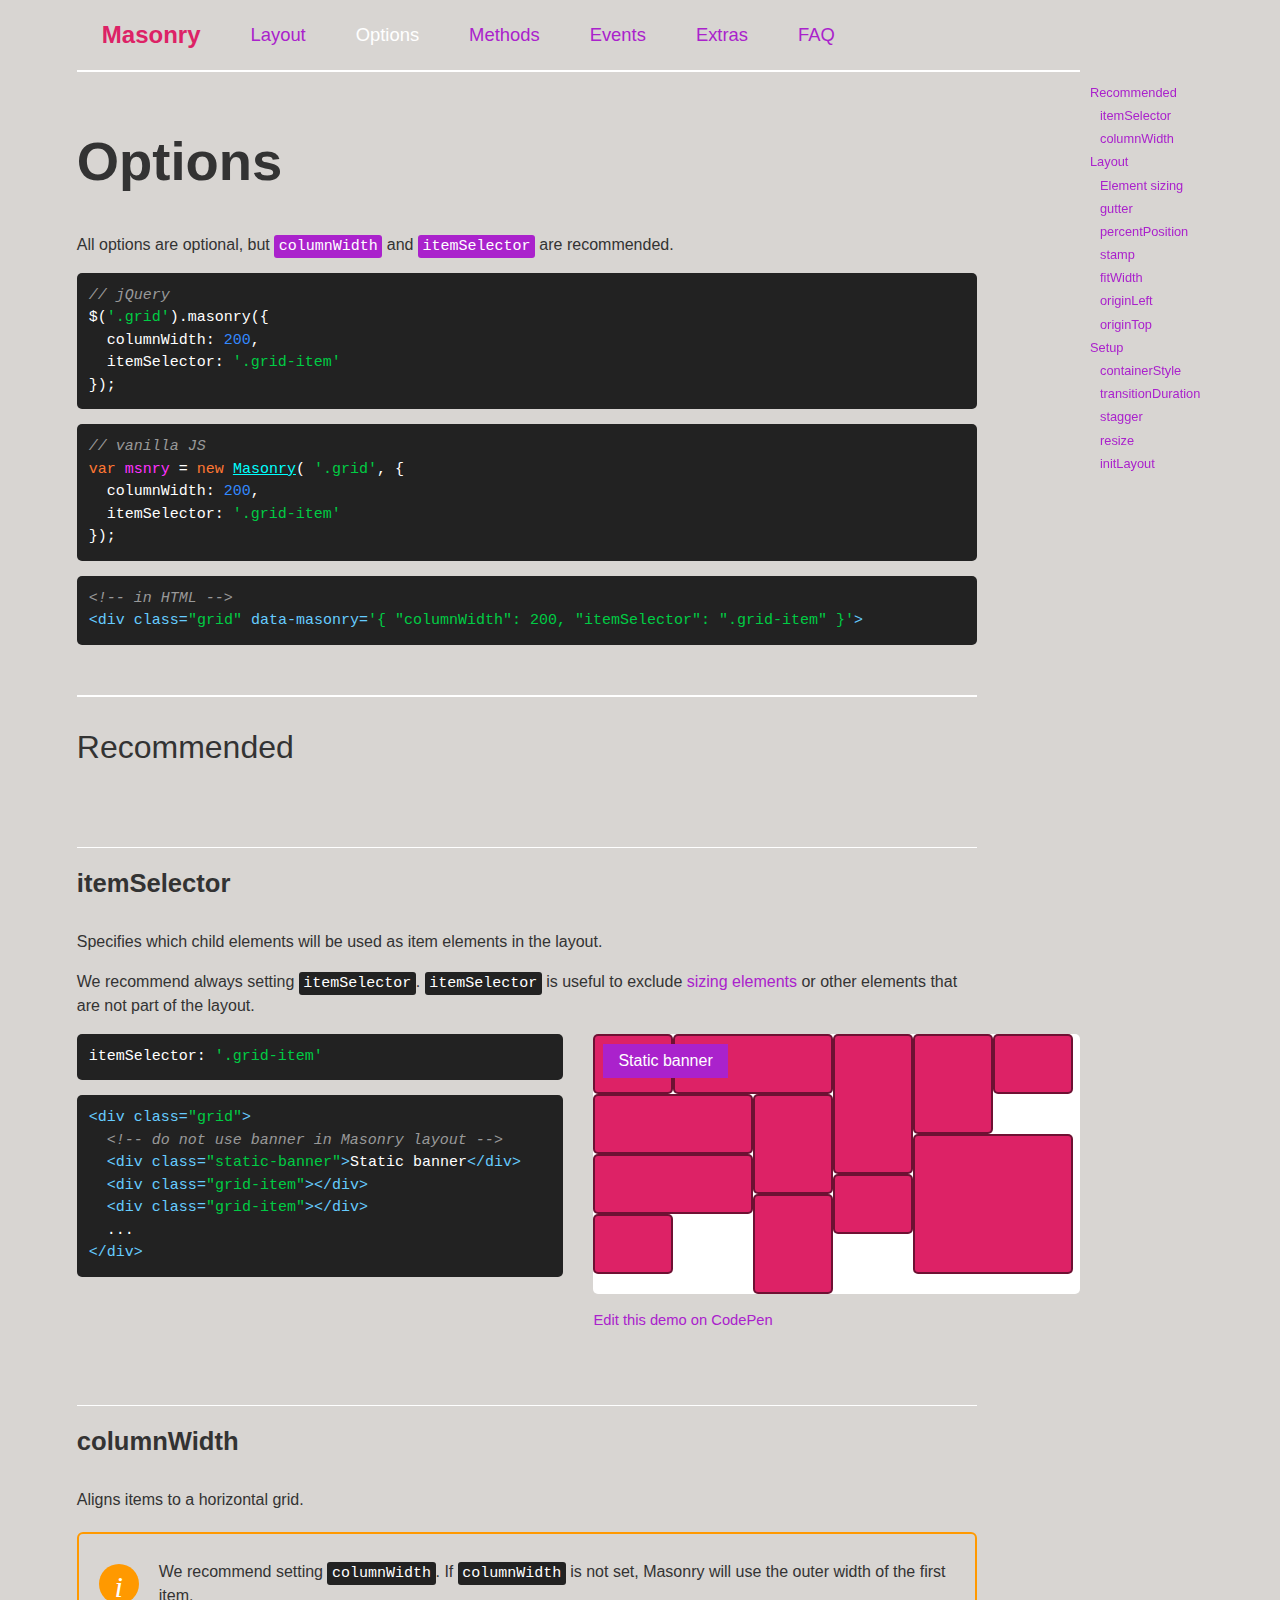
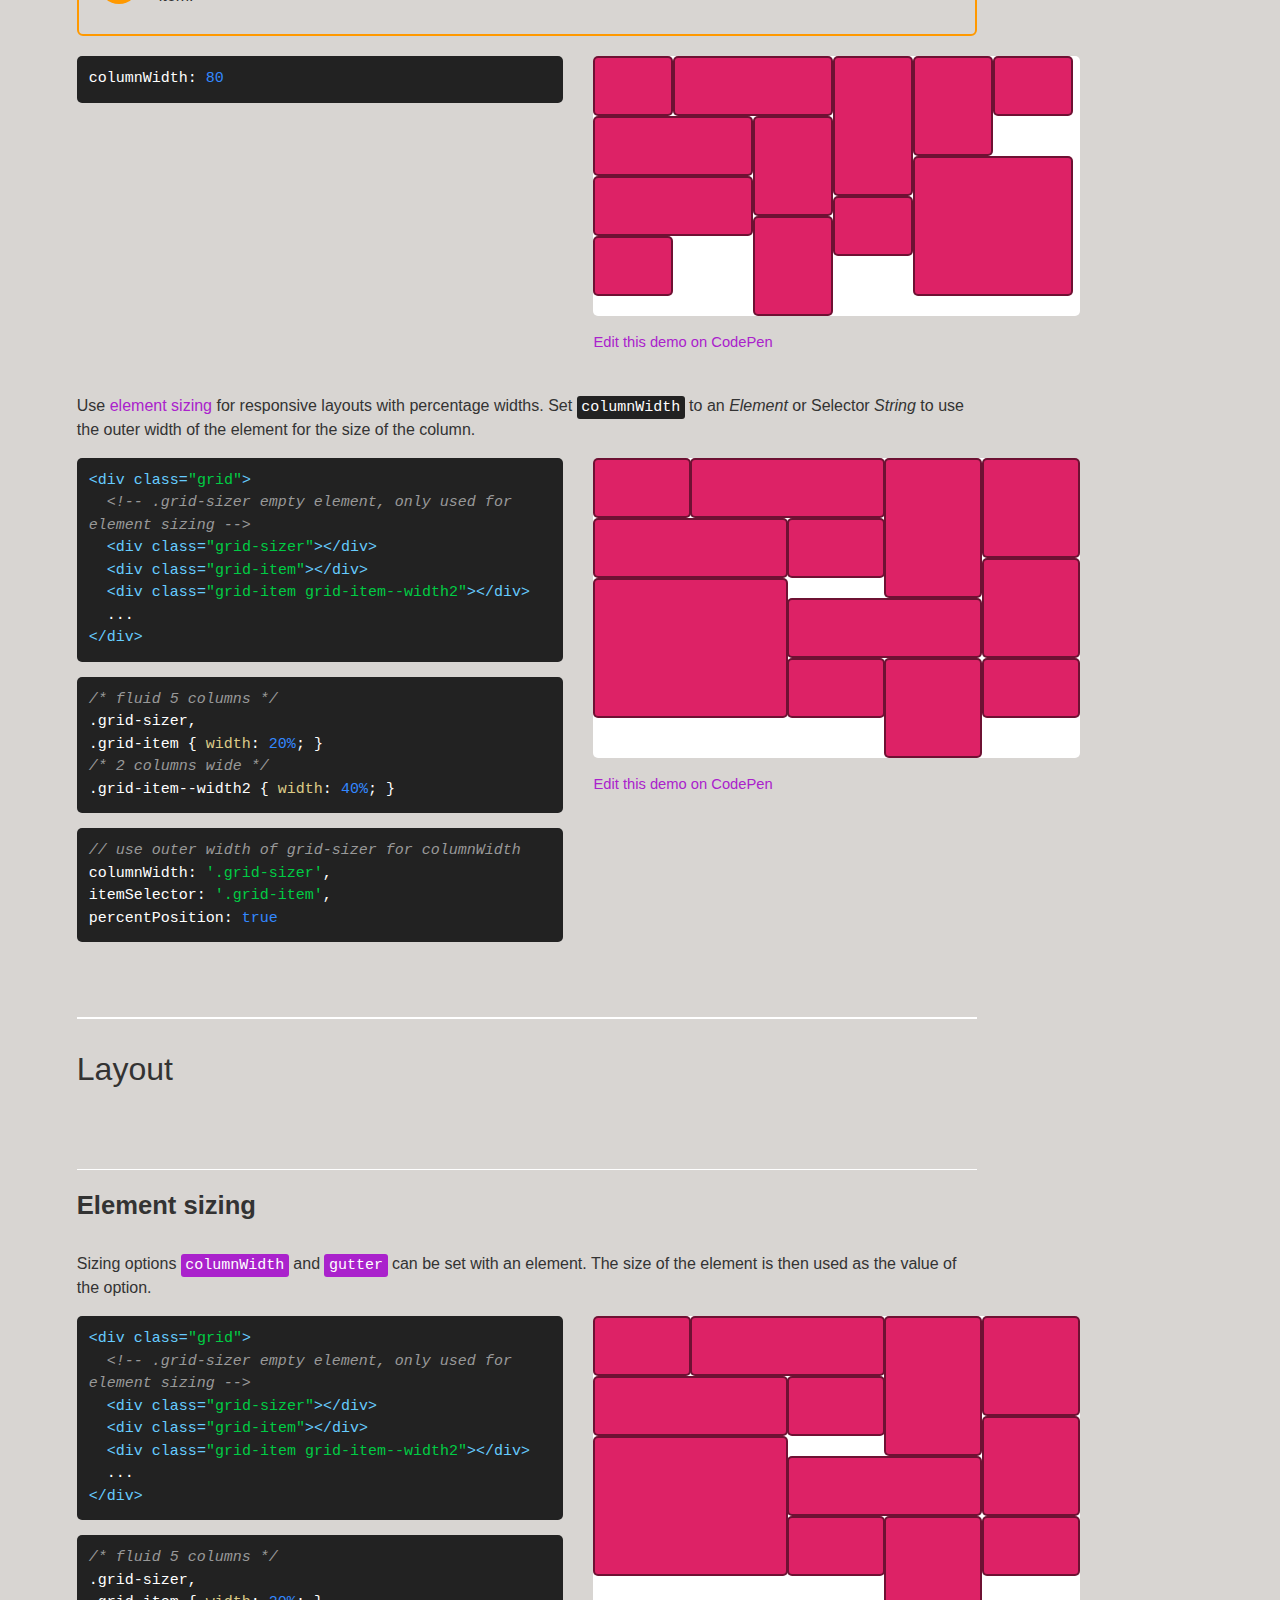
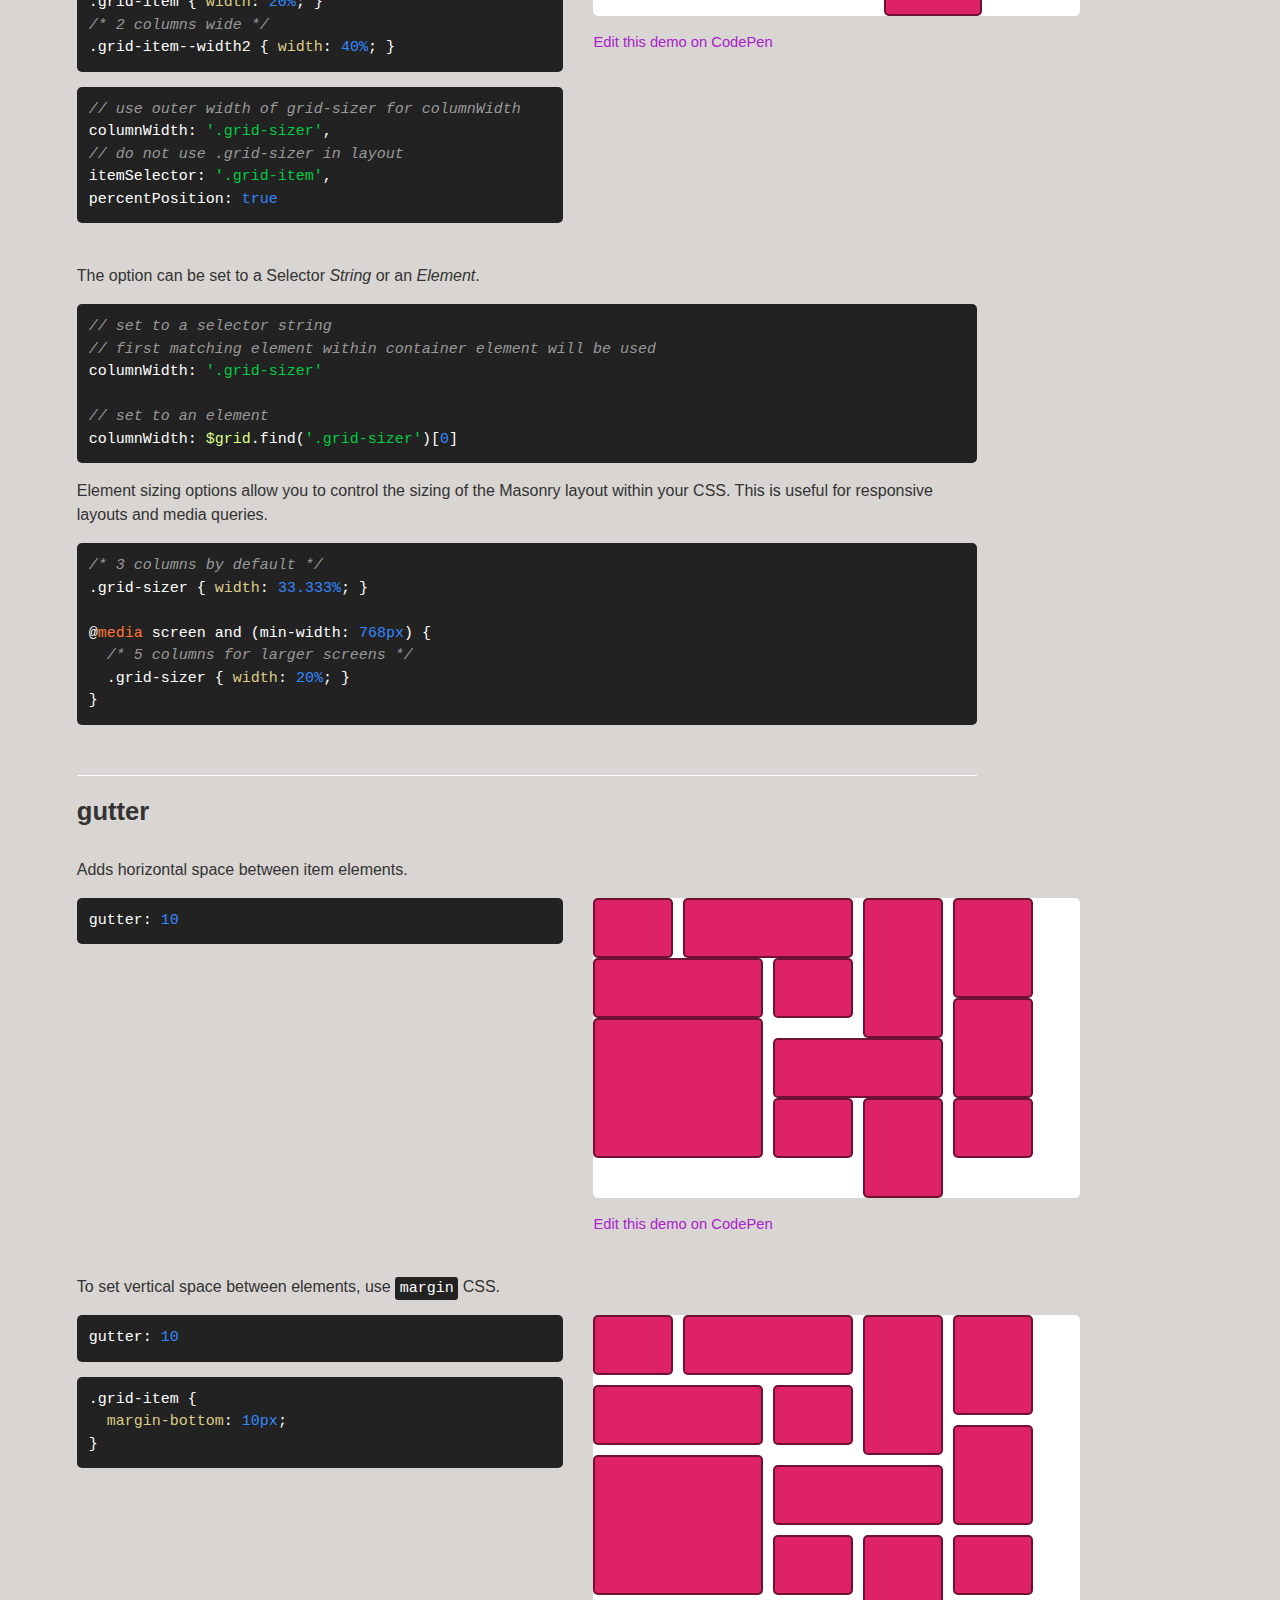
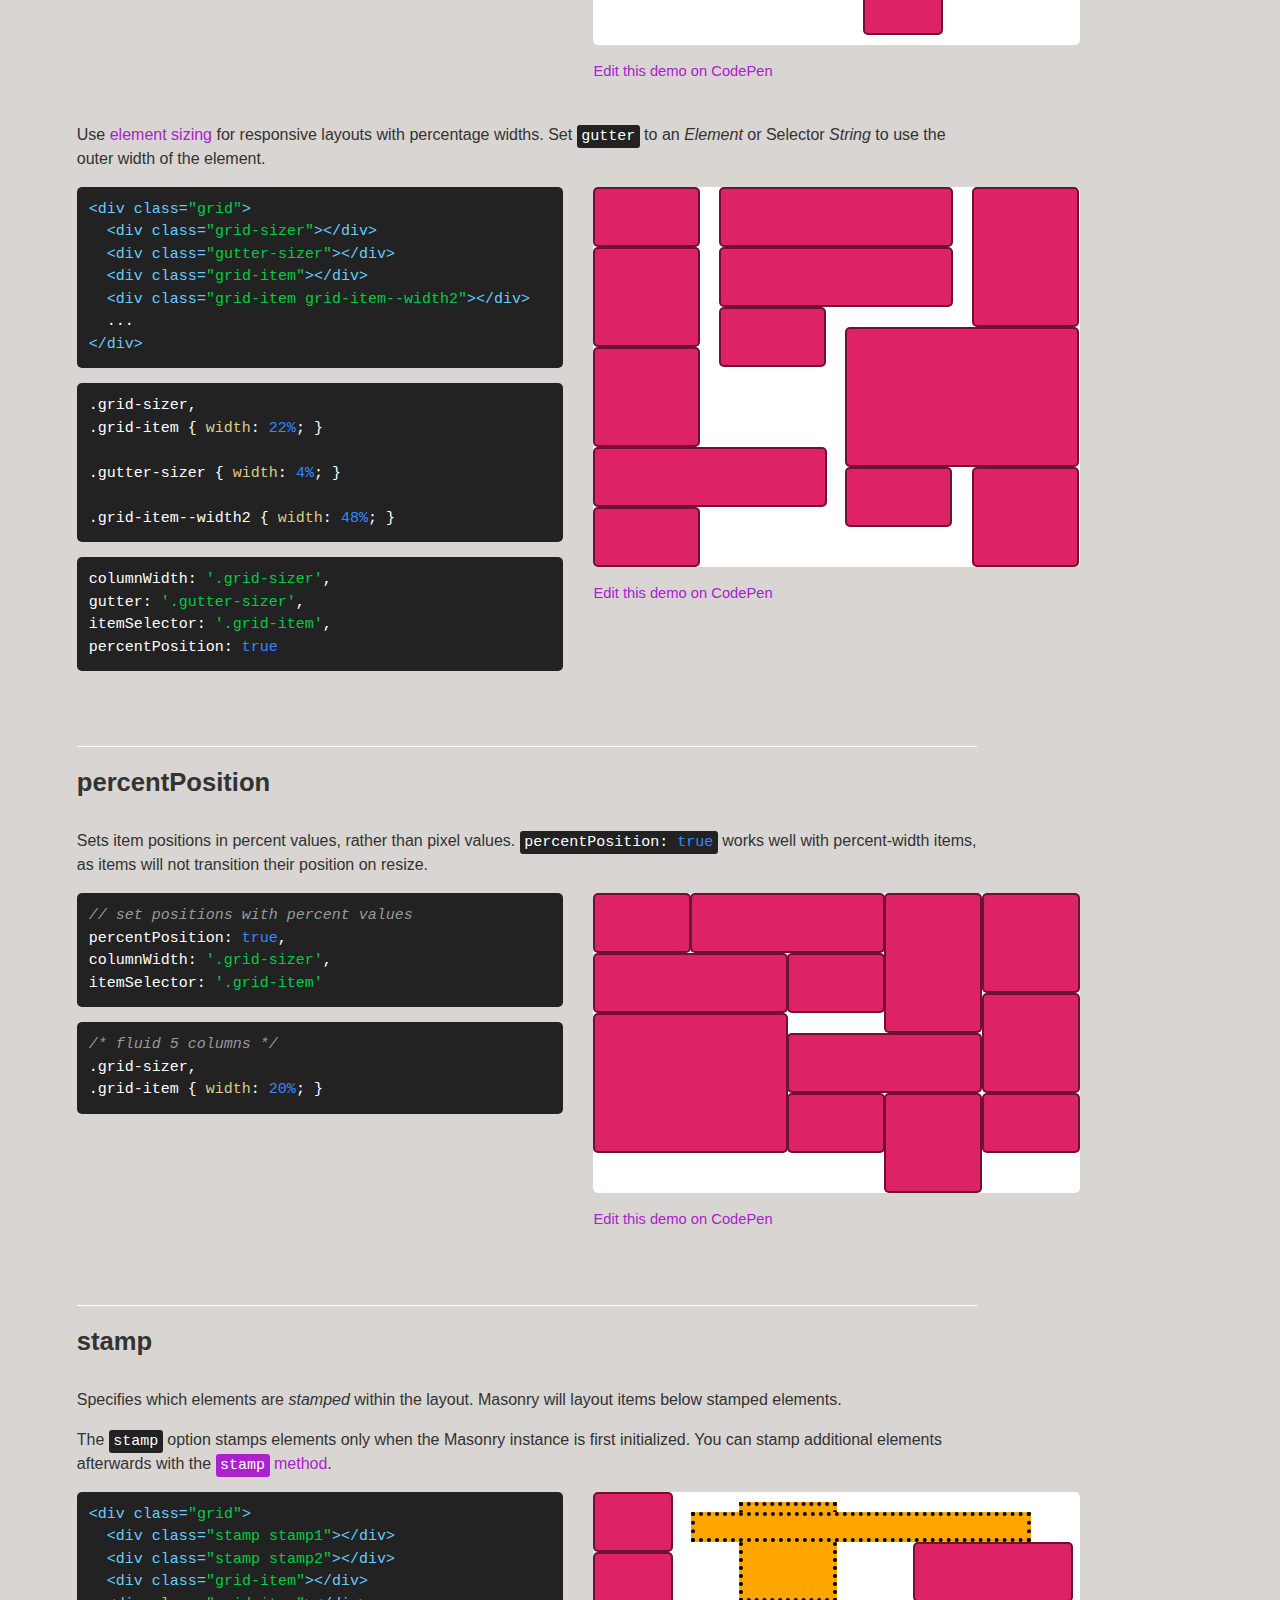
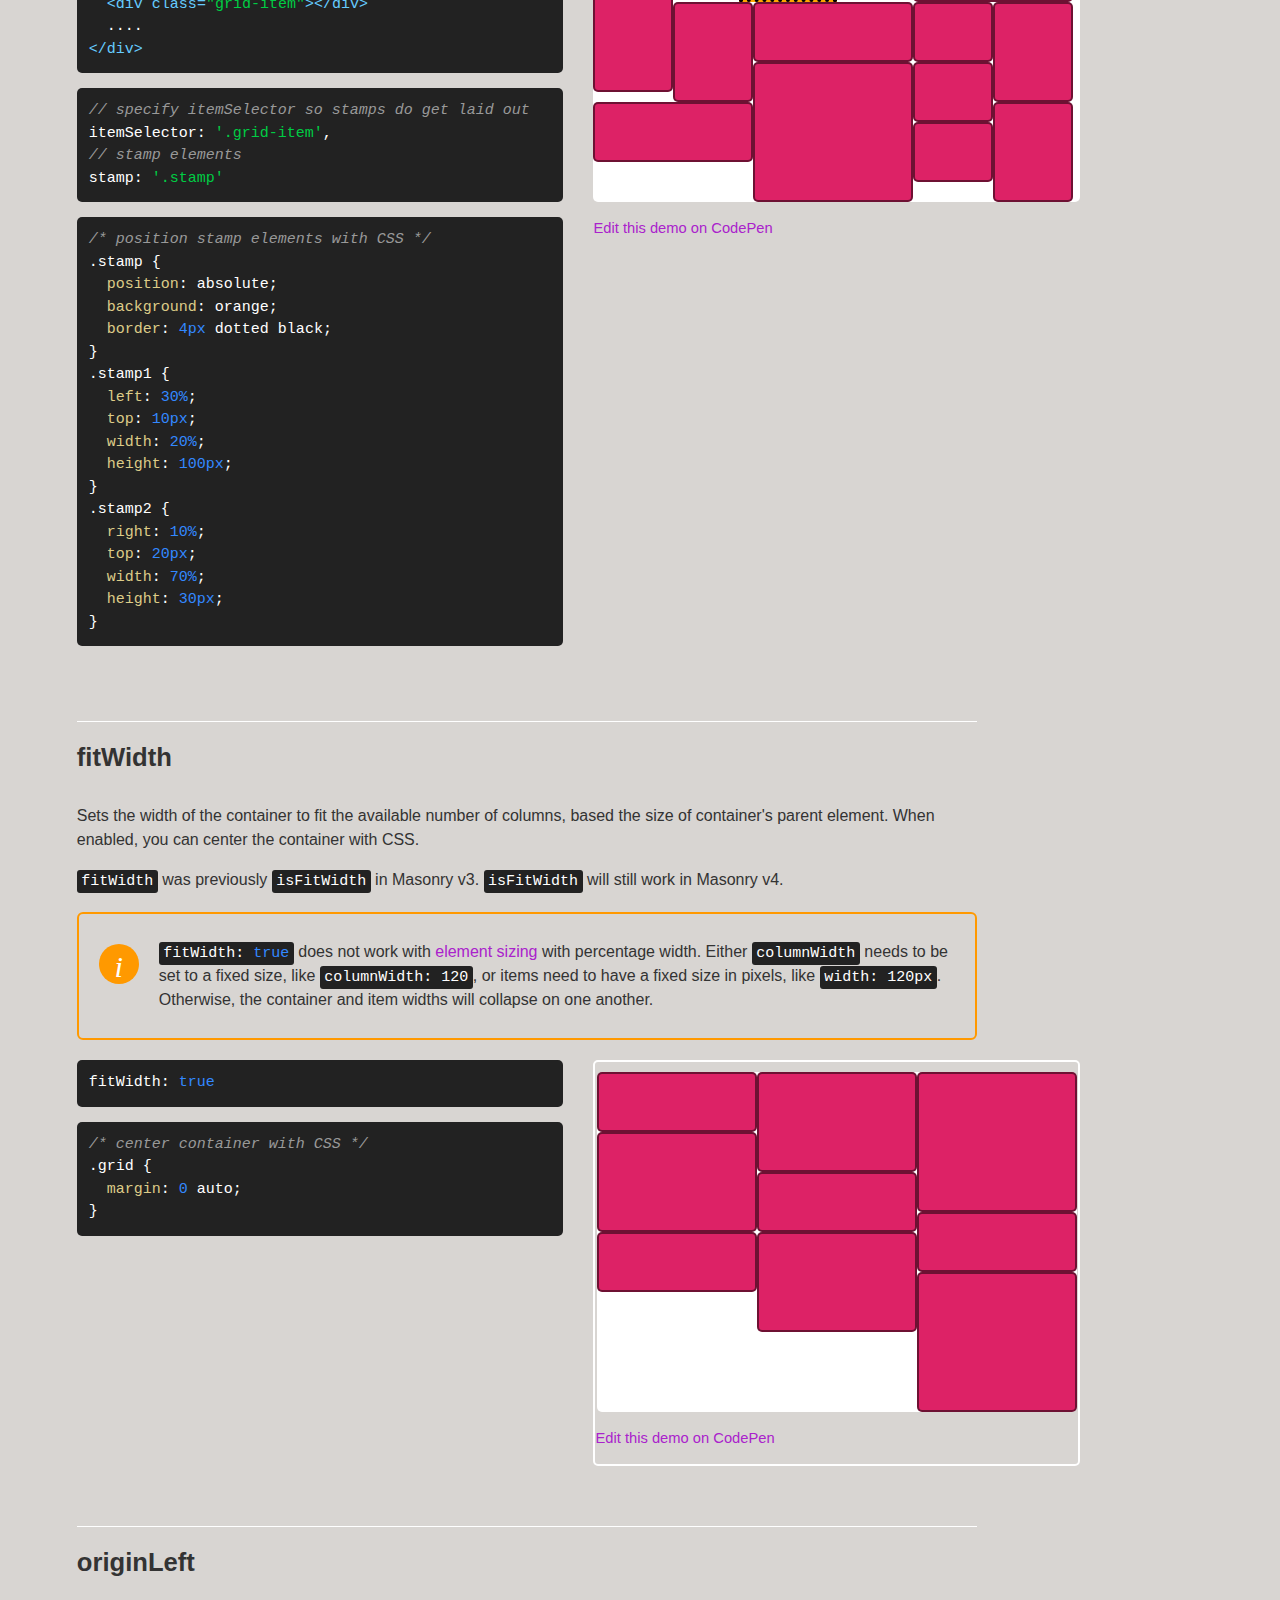
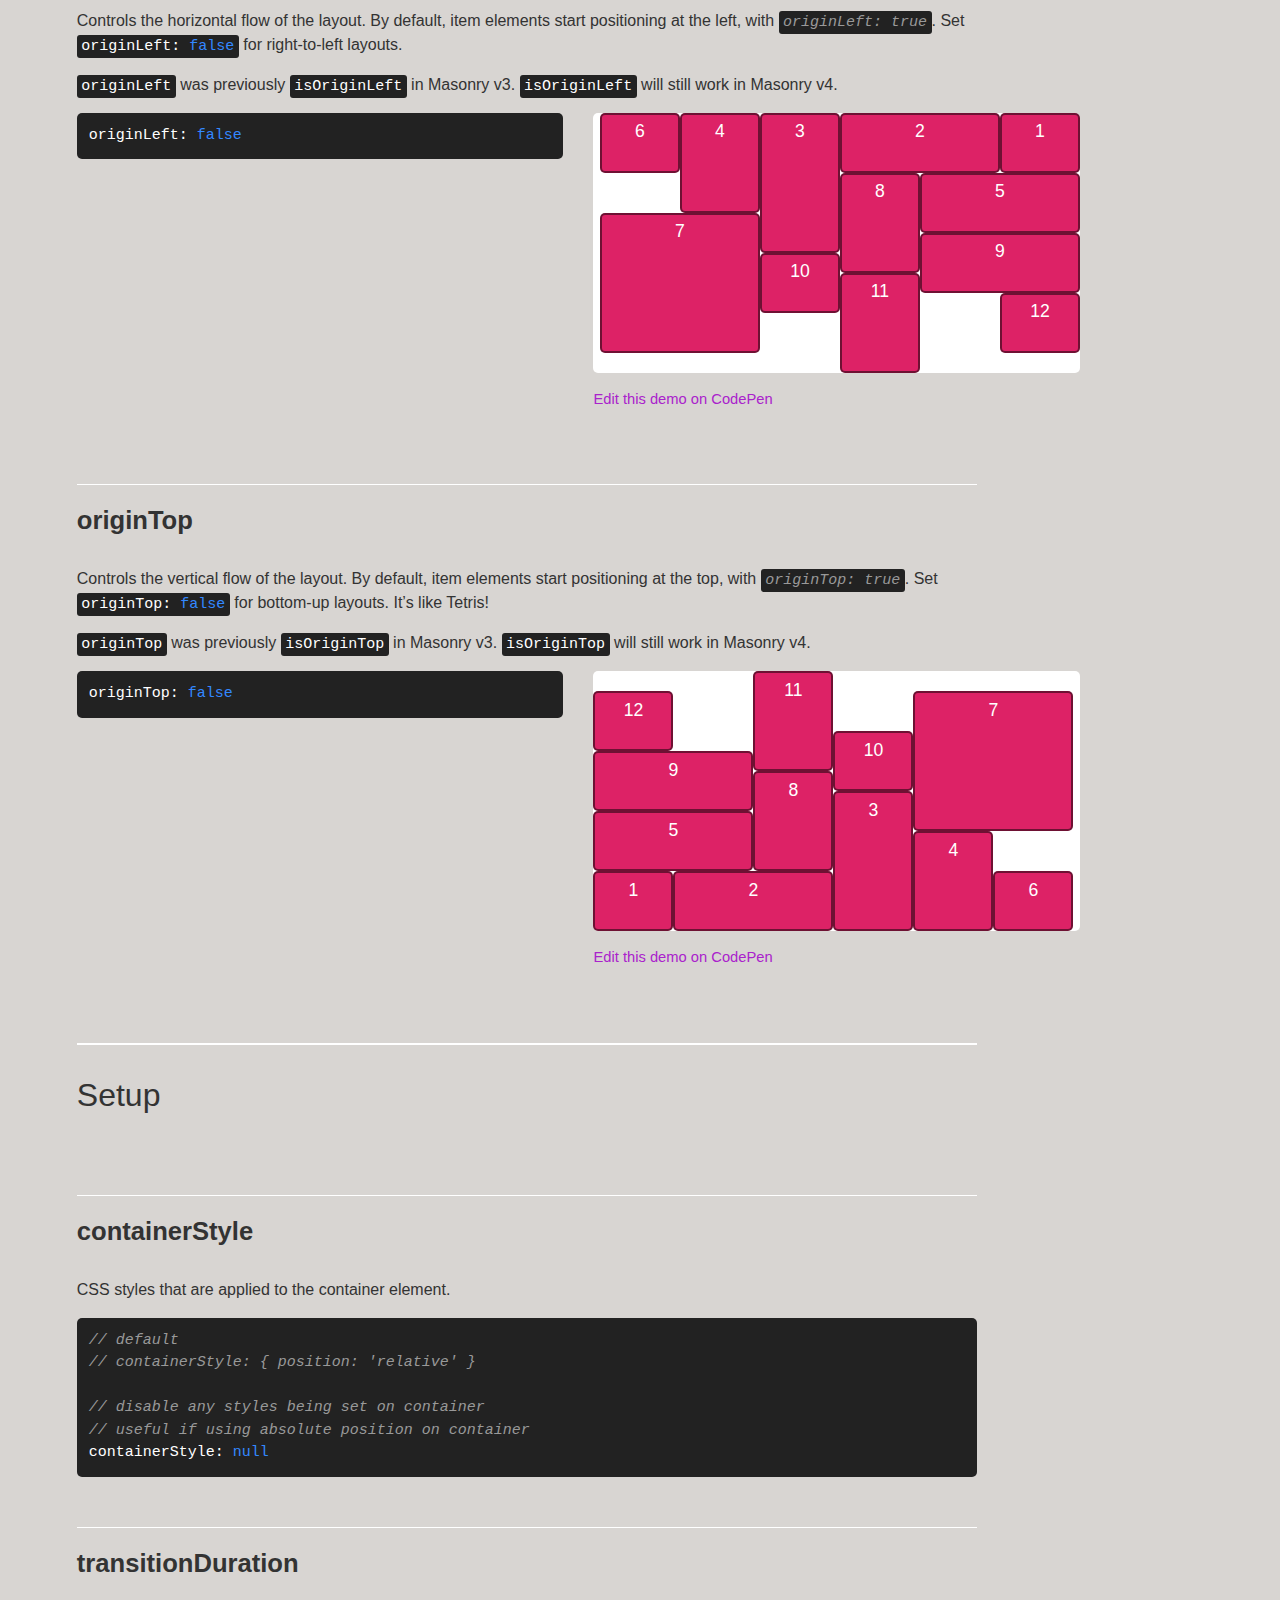
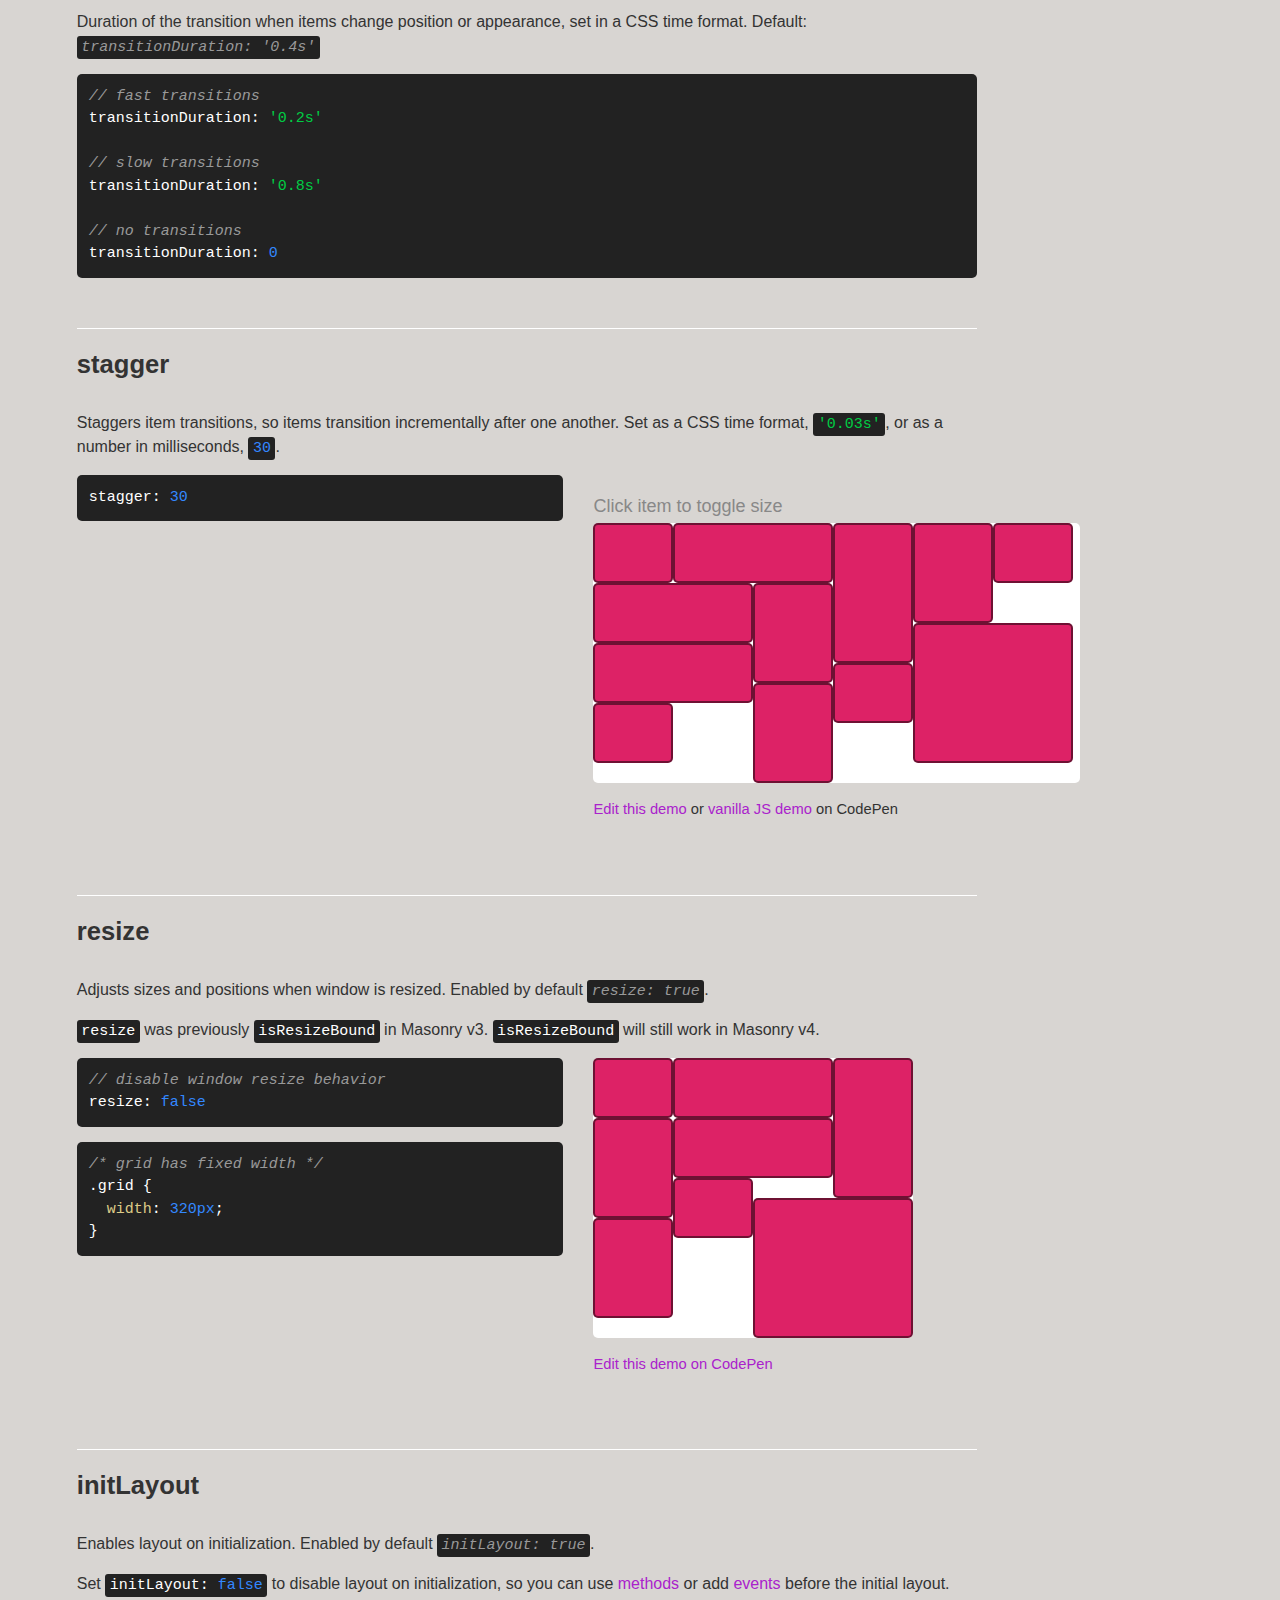
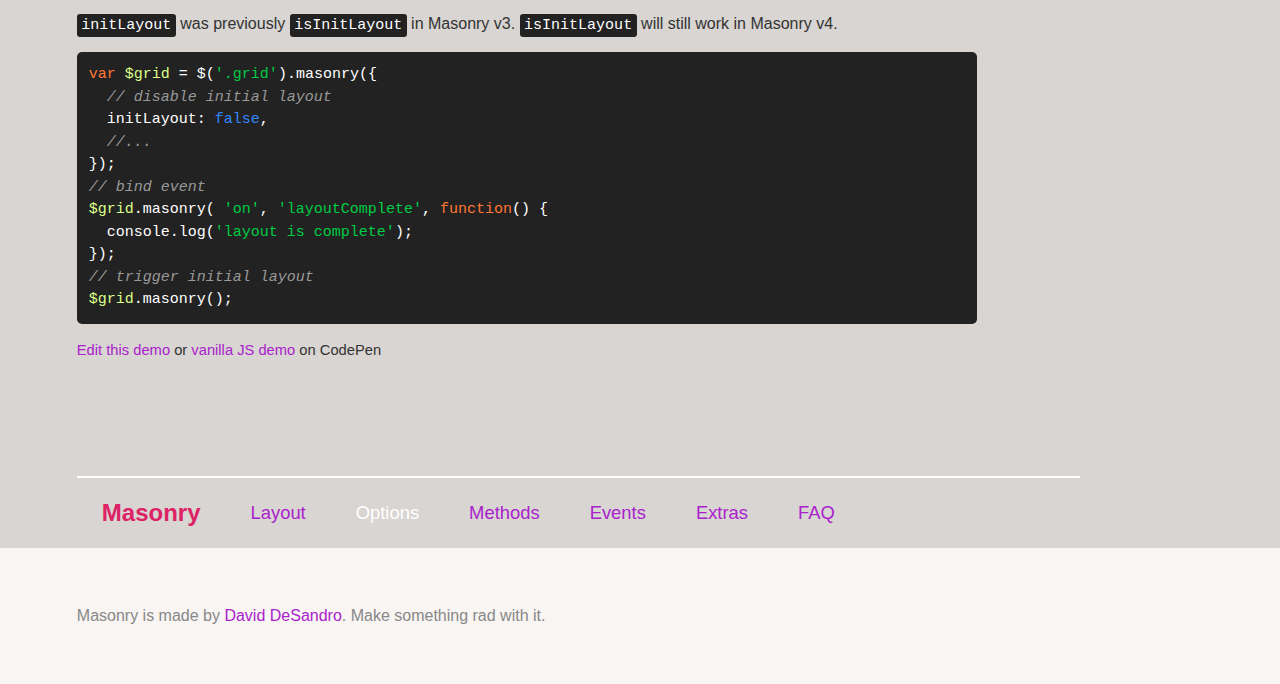
<file: masonry-docs/options.html>
<!doctype html>
<html class="export" lang="en">
<head>
  <meta charset="utf-8">
  <meta http-equiv="X-UA-Compatible" content="IE=edge,chrome=1">
  <meta name="viewport" content="width=device-width">
  <meta name="description" content="Cascading grid layout library">

  <title>Masonry &#xB7; Options</title>

    <link rel="stylesheet" href="css/masonry-docs.css" media="screen">

</head>
<body class="page--options" data-page="options">

  <div class="site-nav">
    <div class="container">
      <ol class="site-nav__list">
        <li class="site-nav__item site-nav__item--homepage">
          <a href=".">Masonry</a></li>
        <li class="site-nav__item site-nav__item--layout">
          <a href="layout.html">Layout</a></li>
        <li class="site-nav__item site-nav__item--options">
          <a href="options.html">Options</a></li>
        <li class="site-nav__item site-nav__item--methods">
          <a href="methods.html">Methods</a></li>
        <li class="site-nav__item site-nav__item--events">
          <a href="events.html">Events</a></li>
        <li class="site-nav__item site-nav__item--extras">
          <a href="extras.html">Extras</a></li>
        <li class="site-nav__item site-nav__item--faq">
          <a href="faq.html">FAQ</a></li>
      </ol>
    </div>
  </div>


  <div id="content" class="content container">

      <h1>Options</h1>

    <ul class="page-nav">
<li class="page-nav__item page-nav__item--h2"><a href="#recommended">Recommended</a></li>
<li class="page-nav__item page-nav__item--h3"><a href="#itemselector">itemSelector</a></li>
<li class="page-nav__item page-nav__item--h3"><a href="#columnwidth">columnWidth</a></li>
<li class="page-nav__item page-nav__item--h2"><a href="#layout">Layout</a></li>
<li class="page-nav__item page-nav__item--h3"><a href="#element-sizing">Element sizing</a></li>
<li class="page-nav__item page-nav__item--h3"><a href="#gutter">gutter</a></li>
<li class="page-nav__item page-nav__item--h3"><a href="#percentposition">percentPosition</a></li>
<li class="page-nav__item page-nav__item--h3"><a href="#stamp">stamp</a></li>
<li class="page-nav__item page-nav__item--h3"><a href="#fitwidth">fitWidth</a></li>
<li class="page-nav__item page-nav__item--h3"><a href="#originleft">originLeft</a></li>
<li class="page-nav__item page-nav__item--h3"><a href="#origintop">originTop</a></li>
<li class="page-nav__item page-nav__item--h2"><a href="#setup">Setup</a></li>
<li class="page-nav__item page-nav__item--h3"><a href="#containerstyle">containerStyle</a></li>
<li class="page-nav__item page-nav__item--h3"><a href="#transitionduration">transitionDuration</a></li>
<li class="page-nav__item page-nav__item--h3"><a href="#stagger">stagger</a></li>
<li class="page-nav__item page-nav__item--h3"><a href="#resize">resize</a></li>
<li class="page-nav__item page-nav__item--h3"><a href="#initlayout">initLayout</a></li>
</ul>


<p>All options are optional, but <a href="#columnwidth"><code>columnWidth</code></a> and <a href="#itemselector"><code>itemSelector</code></a> are recommended.</p>

<pre><code class="js"><span class="comment">// jQuery</span>
$(<span class="string">&apos;.grid&apos;</span>).masonry({
  columnWidth: <span class="number">200</span>,
  itemSelector: <span class="string">&apos;.grid-item&apos;</span>
});
</code></pre>

<pre><code class="js"><span class="comment">// vanilla JS</span>
<span class="keyword">var</span> <span class="masonry_var">msnry</span> = <span class="keyword">new</span> <span class="masonry_keyword">Masonry</span>( <span class="string">&apos;.grid&apos;</span>, {
  columnWidth: <span class="number">200</span>,
  itemSelector: <span class="string">&apos;.grid-item&apos;</span>
});
</code></pre>

<pre><code class="html"><span class="comment">&lt;!-- in HTML --&gt;</span>
<span class="tag">&lt;<span class="name">div</span> <span class="attr">class</span>=<span class="string">&quot;grid&quot;</span> <span class="attr">data-masonry</span>=<span class="string">&apos;{ &quot;columnWidth&quot;: 200, &quot;itemSelector&quot;: &quot;.grid-item&quot; }&apos;</span>&gt;</span>
</code></pre>


<h2 id="recommended">Recommended</h2>


<h3 id="itemselector">itemSelector</h3>

<p>Specifies which child elements will be used as item elements in the layout.</p>

<p>We recommend always setting <code>itemSelector</code>. <code>itemSelector</code> is useful to exclude <a href="#element-sizing">sizing elements</a> or other elements that are not part of the layout.</p>

<div class="duo example">
  <div class="duo__cell example__code">
<pre><code class="js">itemSelector: <span class="string">&apos;.grid-item&apos;</span>
</code></pre>

<pre><code class="html"><span class="tag">&lt;<span class="name">div</span> <span class="attr">class</span>=<span class="string">&quot;grid&quot;</span>&gt;</span>
  <span class="comment">&lt;!-- do not use banner in Masonry layout --&gt;</span>
  <span class="tag">&lt;<span class="name">div</span> <span class="attr">class</span>=<span class="string">&quot;static-banner&quot;</span>&gt;</span>Static banner<span class="tag">&lt;/<span class="name">div</span>&gt;</span>
  <span class="tag">&lt;<span class="name">div</span> <span class="attr">class</span>=<span class="string">&quot;grid-item&quot;</span>&gt;</span><span class="tag">&lt;/<span class="name">div</span>&gt;</span>
  <span class="tag">&lt;<span class="name">div</span> <span class="attr">class</span>=<span class="string">&quot;grid-item&quot;</span>&gt;</span><span class="tag">&lt;/<span class="name">div</span>&gt;</span>
  ...
<span class="tag">&lt;/<span class="name">div</span>&gt;</span>
</code></pre>
  </div>
  <div class="duo__cell example__demo">
    <div class="grid grid--has-banner" data-masonry="{ &quot;itemSelector&quot;: &quot;.grid-item&quot;, &quot;columnWidth&quot;: 80 }">
      <div class="static-banner">Static banner</div>
      <div class="grid-item"></div>
      <div class="grid-item grid-item--width2"></div>
      <div class="grid-item grid-item--height3"></div>
      <div class="grid-item grid-item--height2"></div>
      <div class="grid-item grid-item--width2"></div>
      <div class="grid-item"></div>
      <div class="grid-item grid-item--width2 grid-item--height3"></div>
      <div class="grid-item grid-item--height2"></div>
      <div class="grid-item grid-item--width2"></div>
      <div class="grid-item"></div>
      <div class="grid-item grid-item--height2"></div>
      <div class="grid-item"></div>
    </div>
    <p class="edit-demo">
        <a href="http://codepen.io/desandro/pen/Jdbzvx">Edit this demo on CodePen</a>
    </p>
  </div>
</div>


<h3 id="columnwidth">columnWidth</h3>

<p>Aligns items to a horizontal grid.</p>

<div class="call-out">
  <p>We recommend setting <code>columnWidth</code>. If <code>columnWidth</code> is not set, Masonry will use the outer width of the first item.</p>
</div>

<div class="duo example">
  <div class="duo__cell example__code">
<pre><code class="js">columnWidth: <span class="number">80</span>
</code></pre>
  </div>
  <div class="duo__cell example__demo">
    <div class="grid" data-masonry="{ &quot;columnWidth&quot;: 80 }">
      <div class="grid-item"></div>
      <div class="grid-item grid-item--width2"></div>
      <div class="grid-item grid-item--height3"></div>
      <div class="grid-item grid-item--height2"></div>
      <div class="grid-item grid-item--width2"></div>
      <div class="grid-item"></div>
      <div class="grid-item grid-item--width2 grid-item--height3"></div>
      <div class="grid-item grid-item--height2"></div>
      <div class="grid-item grid-item--width2"></div>
      <div class="grid-item"></div>
      <div class="grid-item grid-item--height2"></div>
      <div class="grid-item"></div>
    </div>
    <p class="edit-demo">
        <a href="http://codepen.io/desandro/pen/osFxj">Edit this demo on CodePen</a>
    </p>
  </div>
</div>

<p>Use <a href="../options.html#element-sizing">element sizing</a> for responsive layouts with percentage widths. Set <code>columnWidth</code> to an <i>Element</i> or Selector <i>String</i> to use the outer width of the element for the size of the column.</p>

<div class="duo example">
  <div class="duo__cell example__code">
<pre><code class="html"><span class="tag">&lt;<span class="name">div</span> <span class="attr">class</span>=<span class="string">&quot;grid&quot;</span>&gt;</span>
  <span class="comment">&lt;!-- .grid-sizer empty element, only used for element sizing --&gt;</span>
  <span class="tag">&lt;<span class="name">div</span> <span class="attr">class</span>=<span class="string">&quot;grid-sizer&quot;</span>&gt;</span><span class="tag">&lt;/<span class="name">div</span>&gt;</span>
  <span class="tag">&lt;<span class="name">div</span> <span class="attr">class</span>=<span class="string">&quot;grid-item&quot;</span>&gt;</span><span class="tag">&lt;/<span class="name">div</span>&gt;</span>
  <span class="tag">&lt;<span class="name">div</span> <span class="attr">class</span>=<span class="string">&quot;grid-item grid-item--width2&quot;</span>&gt;</span><span class="tag">&lt;/<span class="name">div</span>&gt;</span>
  ...
<span class="tag">&lt;/<span class="name">div</span>&gt;</span>
</code></pre>

<pre><code class="css"><span class="comment">/* fluid 5 columns */</span>
<span class="selector-class">.grid-sizer</span>,
<span class="selector-class">.grid-item</span> { <span class="attribute">width</span>: <span class="number">20%</span>; }
<span class="comment">/* 2 columns wide */</span>
<span class="selector-class">.grid-item--width2</span> { <span class="attribute">width</span>: <span class="number">40%</span>; }
</code></pre>

<pre><code class="js"><span class="comment">// use outer width of grid-sizer for columnWidth</span>
columnWidth: <span class="string">&apos;.grid-sizer&apos;</span>,
itemSelector: <span class="string">&apos;.grid-item&apos;</span>,
percentPosition: <span class="literal">true</span>
</code></pre>
  </div>
  <div class="duo__cell example__demo">
    <div class="grid grid--fluid-5-col" data-masonry="{ &quot;itemSelector&quot;: &quot;.grid-item&quot;, &quot;columnWidth&quot;: &quot;.grid-sizer&quot;,  &quot;percentPosition&quot;: true }">
      <div class="grid-sizer"></div>
      <div class="grid-item"></div>
      <div class="grid-item grid-item--width2"></div>
      <div class="grid-item grid-item--height3"></div>
      <div class="grid-item grid-item--height2"></div>
      <div class="grid-item grid-item--width2"></div>
      <div class="grid-item"></div>
      <div class="grid-item grid-item--width2 grid-item--height3"></div>
      <div class="grid-item grid-item--height2"></div>
      <div class="grid-item grid-item--width2"></div>
      <div class="grid-item"></div>
      <div class="grid-item grid-item--height2"></div>
      <div class="grid-item"></div>
    </div>
    <p class="edit-demo">
        <a href="http://codepen.io/desandro/pen/JFpeg">Edit this demo on CodePen</a>
    </p>
  </div>
</div>


<h2 id="layout">Layout</h2>


<h3 id="element-sizing">Element sizing</h3>

<p>Sizing options <a href="#columnwidth"><code>columnWidth</code></a> and <a href="#gutter"><code>gutter</code></a> can be set with an element. The size of the element is then used as the value of the option.</p>

<div class="duo example">
  <div class="duo__cell example__code">
<pre><code class="html"><span class="tag">&lt;<span class="name">div</span> <span class="attr">class</span>=<span class="string">&quot;grid&quot;</span>&gt;</span>
  <span class="comment">&lt;!-- .grid-sizer empty element, only used for element sizing --&gt;</span>
  <span class="tag">&lt;<span class="name">div</span> <span class="attr">class</span>=<span class="string">&quot;grid-sizer&quot;</span>&gt;</span><span class="tag">&lt;/<span class="name">div</span>&gt;</span>
  <span class="tag">&lt;<span class="name">div</span> <span class="attr">class</span>=<span class="string">&quot;grid-item&quot;</span>&gt;</span><span class="tag">&lt;/<span class="name">div</span>&gt;</span>
  <span class="tag">&lt;<span class="name">div</span> <span class="attr">class</span>=<span class="string">&quot;grid-item grid-item--width2&quot;</span>&gt;</span><span class="tag">&lt;/<span class="name">div</span>&gt;</span>
  ...
<span class="tag">&lt;/<span class="name">div</span>&gt;</span>
</code></pre>

<pre><code class="css"><span class="comment">/* fluid 5 columns */</span>
<span class="selector-class">.grid-sizer</span>,
<span class="selector-class">.grid-item</span> { <span class="attribute">width</span>: <span class="number">20%</span>; }
<span class="comment">/* 2 columns wide */</span>
<span class="selector-class">.grid-item--width2</span> { <span class="attribute">width</span>: <span class="number">40%</span>; }
</code></pre>

<pre><code class="js"><span class="comment">// use outer width of grid-sizer for columnWidth</span>
columnWidth: <span class="string">&apos;.grid-sizer&apos;</span>,
<span class="comment">// do not use .grid-sizer in layout</span>
itemSelector: <span class="string">&apos;.grid-item&apos;</span>,
percentPosition: <span class="literal">true</span>
</code></pre>
  </div>
  <div class="duo__cell example__demo">
    <div class="grid grid--fluid-5-col" data-masonry="{ &quot;itemSelector&quot;: &quot;.grid-item&quot;, &quot;columnWidth&quot;: &quot;.grid-sizer&quot;,  &quot;percentPosition&quot;: true }">
      <div class="grid-sizer"></div>
      <div class="grid-item"></div>
      <div class="grid-item grid-item--width2"></div>
      <div class="grid-item grid-item--height3"></div>
      <div class="grid-item grid-item--height2"></div>
      <div class="grid-item grid-item--width2"></div>
      <div class="grid-item"></div>
      <div class="grid-item grid-item--width2 grid-item--height3"></div>
      <div class="grid-item grid-item--height2"></div>
      <div class="grid-item grid-item--width2"></div>
      <div class="grid-item"></div>
      <div class="grid-item grid-item--height2"></div>
      <div class="grid-item"></div>
    </div>
    <p class="edit-demo">
        <a href="http://codepen.io/desandro/pen/JFpeg">Edit this demo on CodePen</a>
    </p>
  </div>
</div>

<p>The option can be set to a Selector <i>String</i> or an <i>Element</i>.</p>

<pre><code class="js"><span class="comment">// set to a selector string</span>
<span class="comment">// first matching element within container element will be used</span>
columnWidth: <span class="string">&apos;.grid-sizer&apos;</span>

<span class="comment">// set to an element</span>
columnWidth: <span class="jquery_var">$grid</span>.find(<span class="string">&apos;.grid-sizer&apos;</span>)[<span class="number">0</span>]
</code></pre>

<p>Element sizing options allow you to control the sizing of the Masonry layout within your CSS. This is useful for responsive layouts and media queries.</p>

<pre><code class="css"><span class="comment">/* 3 columns by default */</span>
<span class="selector-class">.grid-sizer</span> { <span class="attribute">width</span>: <span class="number">33.333%</span>; }

@<span class="keyword">media</span> screen and (min-width: <span class="number">768px</span>) {
  <span class="comment">/* 5 columns for larger screens */</span>
  <span class="selector-class">.grid-sizer</span> { <span class="attribute">width</span>: <span class="number">20%</span>; }
}
</code></pre>


<h3 id="gutter">gutter</h3>

<p>Adds horizontal space between item elements.</p>

<div class="duo example">
  <div class="duo__cell example__code">
<pre><code class="js">gutter: <span class="number">10</span>
</code></pre>
  </div>
  <div class="duo__cell example__demo">
    <div class="grid grid--gutter" data-masonry="{ &quot;gutter&quot;: 10 }">
      <div class="grid-item"></div>
      <div class="grid-item grid-item--width2"></div>
      <div class="grid-item grid-item--height3"></div>
      <div class="grid-item grid-item--height2"></div>
      <div class="grid-item grid-item--width2"></div>
      <div class="grid-item"></div>
      <div class="grid-item grid-item--width2 grid-item--height3"></div>
      <div class="grid-item grid-item--height2"></div>
      <div class="grid-item grid-item--width2"></div>
      <div class="grid-item"></div>
      <div class="grid-item grid-item--height2"></div>
      <div class="grid-item"></div>
    </div>
    <p class="edit-demo">
        <a href="http://codepen.io/desandro/pen/iIbgC">Edit this demo on CodePen</a>
    </p>
  </div>
</div>

<p>To set vertical space between elements, use <code>margin</code> CSS.</p>

<div class="duo example">
  <div class="duo__cell example__code">
<pre><code class="js">gutter: <span class="number">10</span>
</code></pre>

<pre><code class="css"><span class="selector-class">.grid-item</span> {
  <span class="attribute">margin-bottom</span>: <span class="number">10px</span>;
}
</code></pre>
  </div>
  <div class="duo__cell example__demo">
    <div class="grid grid--gutter grid--gutter-bottom" data-masonry="{ &quot;gutter&quot;: 10 }">
      <div class="grid-item"></div>
      <div class="grid-item grid-item--width2"></div>
      <div class="grid-item grid-item--height3"></div>
      <div class="grid-item grid-item--height2"></div>
      <div class="grid-item grid-item--width2"></div>
      <div class="grid-item"></div>
      <div class="grid-item grid-item--width2 grid-item--height3"></div>
      <div class="grid-item grid-item--height2"></div>
      <div class="grid-item grid-item--width2"></div>
      <div class="grid-item"></div>
      <div class="grid-item grid-item--height2"></div>
      <div class="grid-item"></div>
    </div>
    <p class="edit-demo">
        <a href="http://codepen.io/desandro/pen/gbnko">Edit this demo on CodePen</a>
    </p>
  </div>
</div>

<p>Use <a href="#element-sizing">element sizing</a> for responsive layouts with percentage widths. Set <code>gutter</code> to an <i>Element</i> or Selector <i>String</i> to use the outer width of the element.</p>

<div class="duo example">
  <div class="duo__cell example__code">
<pre><code class="html"><span class="tag">&lt;<span class="name">div</span> <span class="attr">class</span>=<span class="string">&quot;grid&quot;</span>&gt;</span>
  <span class="tag">&lt;<span class="name">div</span> <span class="attr">class</span>=<span class="string">&quot;grid-sizer&quot;</span>&gt;</span><span class="tag">&lt;/<span class="name">div</span>&gt;</span>
  <span class="tag">&lt;<span class="name">div</span> <span class="attr">class</span>=<span class="string">&quot;gutter-sizer&quot;</span>&gt;</span><span class="tag">&lt;/<span class="name">div</span>&gt;</span>
  <span class="tag">&lt;<span class="name">div</span> <span class="attr">class</span>=<span class="string">&quot;grid-item&quot;</span>&gt;</span><span class="tag">&lt;/<span class="name">div</span>&gt;</span>
  <span class="tag">&lt;<span class="name">div</span> <span class="attr">class</span>=<span class="string">&quot;grid-item grid-item--width2&quot;</span>&gt;</span><span class="tag">&lt;/<span class="name">div</span>&gt;</span>
  ...
<span class="tag">&lt;/<span class="name">div</span>&gt;</span>
</code></pre>

<pre><code class="css"><span class="selector-class">.grid-sizer</span>,
<span class="selector-class">.grid-item</span> { <span class="attribute">width</span>: <span class="number">22%</span>; }

<span class="selector-class">.gutter-sizer</span> { <span class="attribute">width</span>: <span class="number">4%</span>; }

<span class="selector-class">.grid-item--width2</span> { <span class="attribute">width</span>: <span class="number">48%</span>; }
</code></pre>

<pre><code class="js">columnWidth: <span class="string">&apos;.grid-sizer&apos;</span>,
gutter: <span class="string">&apos;.gutter-sizer&apos;</span>,
itemSelector: <span class="string">&apos;.grid-item&apos;</span>,
percentPosition: <span class="literal">true</span>
</code></pre>
  </div>
  <div class="duo__cell example__demo">
    <div class="grid grid--fluid-gutter" data-masonry="{ &quot;itemSelector&quot;: &quot;.grid-item&quot;, &quot;columnWidth&quot;: &quot;.grid-sizer&quot;, &quot;gutter&quot;: &quot;.gutter-sizer&quot;, &quot;percentPosition&quot;: true }">
      <div class="gutter-sizer"></div>
      <div class="grid-sizer"></div>
      <div class="grid-item"></div>
      <div class="grid-item grid-item--width2"></div>
      <div class="grid-item grid-item--height3"></div>
      <div class="grid-item grid-item--height2"></div>
      <div class="grid-item grid-item--width2"></div>
      <div class="grid-item"></div>
      <div class="grid-item grid-item--width2 grid-item--height3"></div>
      <div class="grid-item grid-item--height2"></div>
      <div class="grid-item grid-item--width2"></div>
      <div class="grid-item"></div>
      <div class="grid-item grid-item--height2"></div>
      <div class="grid-item"></div>
    </div>
    <p class="edit-demo">
        <a href="http://codepen.io/desandro/pen/BAJKn">Edit this demo on CodePen</a>
    </p>
  </div>
</div>


<h3 id="percentposition">percentPosition</h3>

<p>Sets item positions in percent values, rather than pixel values. <code>percentPosition: <span class="literal">true</span></code> works well with percent-width items, as items will not transition their position on resize.</p>

<div class="duo example">
  <div class="duo__cell example__code">
<pre><code class="js"><span class="comment">// set positions with percent values</span>
percentPosition: <span class="literal">true</span>,
columnWidth: <span class="string">&apos;.grid-sizer&apos;</span>,
itemSelector: <span class="string">&apos;.grid-item&apos;</span>
</code></pre>

<pre><code class="css"><span class="comment">/* fluid 5 columns */</span>
<span class="selector-class">.grid-sizer</span>,
<span class="selector-class">.grid-item</span> { <span class="attribute">width</span>: <span class="number">20%</span>; }
</code></pre>
  </div>
  <div class="duo__cell example__demo">
    <div class="grid grid--fluid-5-col" data-masonry="{ &quot;itemSelector&quot;: &quot;.grid-item&quot;, &quot;columnWidth&quot;: &quot;.grid-sizer&quot;,  &quot;percentPosition&quot;: true }">
      <div class="grid-sizer"></div>
      <div class="grid-item"></div>
      <div class="grid-item grid-item--width2"></div>
      <div class="grid-item grid-item--height3"></div>
      <div class="grid-item grid-item--height2"></div>
      <div class="grid-item grid-item--width2"></div>
      <div class="grid-item"></div>
      <div class="grid-item grid-item--width2 grid-item--height3"></div>
      <div class="grid-item grid-item--height2"></div>
      <div class="grid-item grid-item--width2"></div>
      <div class="grid-item"></div>
      <div class="grid-item grid-item--height2"></div>
      <div class="grid-item"></div>
    </div>
    <p class="edit-demo">
        <a href="http://codepen.io/desandro/pen/JFpeg">Edit this demo on CodePen</a>
    </p>
  </div>
</div>


<h3 id="stamp">stamp</h3>

<p>Specifies which elements are <em>stamped</em> within the layout. Masonry will layout items below stamped elements.</p>

<p>The <code>stamp</code> option stamps elements only when the Masonry instance is first initialized. You can stamp additional elements afterwards with the <a href="methods.html#stamp"><code>stamp</code> method</a>.</p>

<div class="duo example">
  <div class="duo__cell example__code">
<pre><code class="html"><span class="tag">&lt;<span class="name">div</span> <span class="attr">class</span>=<span class="string">&quot;grid&quot;</span>&gt;</span>
  <span class="tag">&lt;<span class="name">div</span> <span class="attr">class</span>=<span class="string">&quot;stamp stamp1&quot;</span>&gt;</span><span class="tag">&lt;/<span class="name">div</span>&gt;</span>
  <span class="tag">&lt;<span class="name">div</span> <span class="attr">class</span>=<span class="string">&quot;stamp stamp2&quot;</span>&gt;</span><span class="tag">&lt;/<span class="name">div</span>&gt;</span>
  <span class="tag">&lt;<span class="name">div</span> <span class="attr">class</span>=<span class="string">&quot;grid-item&quot;</span>&gt;</span><span class="tag">&lt;/<span class="name">div</span>&gt;</span>
  <span class="tag">&lt;<span class="name">div</span> <span class="attr">class</span>=<span class="string">&quot;grid-item&quot;</span>&gt;</span><span class="tag">&lt;/<span class="name">div</span>&gt;</span>
  ....
<span class="tag">&lt;/<span class="name">div</span>&gt;</span>
</code></pre>

<pre><code class="js"><span class="comment">// specify itemSelector so stamps do get laid out</span>
itemSelector: <span class="string">&apos;.grid-item&apos;</span>,
<span class="comment">// stamp elements</span>
stamp: <span class="string">&apos;.stamp&apos;</span>
</code></pre>

<pre><code class="css"><span class="comment">/* position stamp elements with CSS */</span>
<span class="selector-class">.stamp</span> {
  <span class="attribute">position</span>: absolute;
  <span class="attribute">background</span>: orange;
  <span class="attribute">border</span>: <span class="number">4px</span> dotted black;
}
<span class="selector-class">.stamp1</span> {
  <span class="attribute">left</span>: <span class="number">30%</span>;
  <span class="attribute">top</span>: <span class="number">10px</span>;
  <span class="attribute">width</span>: <span class="number">20%</span>;
  <span class="attribute">height</span>: <span class="number">100px</span>;
}
<span class="selector-class">.stamp2</span> {
  <span class="attribute">right</span>: <span class="number">10%</span>;
  <span class="attribute">top</span>: <span class="number">20px</span>;
  <span class="attribute">width</span>: <span class="number">70%</span>;
  <span class="attribute">height</span>: <span class="number">30px</span>;
}
</code></pre>
  </div>
  <div class="duo__cell example__demo">
    <div class="grid grid--has-stamp" data-masonry="{ &quot;itemSelector&quot;: &quot;.grid-item&quot;, &quot;stamp&quot;: &quot;.stamp&quot; }">
      <div class="stamp stamp--static-stamp1"></div>
      <div class="stamp stamp--static-stamp2"></div>
      <div class="grid-item"></div>
      <div class="grid-item grid-item--width2"></div>
      <div class="grid-item grid-item--height3"></div>
      <div class="grid-item grid-item--height2"></div>
      <div class="grid-item grid-item--width2"></div>
      <div class="grid-item"></div>
      <div class="grid-item grid-item--width2 grid-item--height3"></div>
      <div class="grid-item grid-item--height2"></div>
      <div class="grid-item grid-item--width2"></div>
      <div class="grid-item"></div>
      <div class="grid-item grid-item--height2"></div>
      <div class="grid-item"></div>
    </div>
    <p class="edit-demo">
        <a href="http://codepen.io/desandro/pen/hsine">Edit this demo on CodePen</a>
    </p>
  </div>
</div>


<h3 id="fitwidth">fitWidth</h3>

<p>Sets the width of the container to fit the available number of columns, based the size of container&apos;s parent element. When enabled, you can center the container with CSS.</p>

<p><code>fitWidth</code> was previously <code>isFitWidth</code> in Masonry v3. <code>isFitWidth</code> will still work in Masonry v4.</p>

<div class="call-out">
  <p><code>fitWidth: <span class="literal">true</span></code> does not work with <a href="#element-sizing">element sizing</a> with percentage width. Either <code>columnWidth</code> needs to be set to a fixed size, like <code>columnWidth: 120</code>, or items need to have a fixed size in pixels, like <code>width: 120px</code>. Otherwise, the container and item widths will collapse on one another.</p>
</div>

<div class="duo example">
  <div class="duo__cell example__code">
<pre><code class="js">fitWidth: <span class="literal">true</span>
</code></pre>

<pre><code class="css"><span class="comment">/* center container with CSS */</span>
<span class="selector-class">.grid</span> {
  <span class="attribute">margin</span>: <span class="number">0</span> auto;
}
</code></pre>
  </div>
  <div class="duo__cell example__demo example__demo--fit-width">
    <div class="grid grid--centered" data-masonry="{ &quot;fitWidth&quot;: true }">
      <div class="grid-item grid-item--width2"></div>
      <div class="grid-item grid-item--width2 grid-item--height2"></div>
      <div class="grid-item grid-item--width2 grid-item--height3"></div>
      <div class="grid-item grid-item--width2 grid-item--height2"></div>
      <div class="grid-item grid-item--width2"></div>
      <div class="grid-item grid-item--width2"></div>
      <div class="grid-item grid-item--width2"></div>
      <div class="grid-item grid-item--width2 grid-item--height2"></div>
      <div class="grid-item grid-item--width2 grid-item--height3"></div>
    </div>
    <p class="edit-demo">
        <a href="http://codepen.io/desandro/pen/nGLvx">Edit this demo on CodePen</a>
    </p>
  </div>
</div>


<h3 id="originleft">originLeft</h3>

<p>Controls the horizontal flow of the layout. By default, item elements start positioning at the left, with <code><span class="comment">originLeft: true</span></code>. Set <code>originLeft: <span class="literal">false</span></code> for right-to-left layouts.</p>

<p><code>originLeft</code> was previously <code>isOriginLeft</code> in Masonry v3. <code>isOriginLeft</code> will still work in Masonry v4.</p>

<div class="duo example">
  <div class="duo__cell example__code">
<pre><code class="js">originLeft: <span class="literal">false</span>
</code></pre>
  </div>
  <div class="duo__cell example__demo">
    <div class="grid grid--counting" data-masonry="{ &quot;originLeft&quot;: false, &quot;columnWidth&quot;: 80 }">
      <div class="grid-item"></div>
      <div class="grid-item grid-item--width2"></div>
      <div class="grid-item grid-item--height3"></div>
      <div class="grid-item grid-item--height2"></div>
      <div class="grid-item grid-item--width2"></div>
      <div class="grid-item"></div>
      <div class="grid-item grid-item--width2 grid-item--height3"></div>
      <div class="grid-item grid-item--height2"></div>
      <div class="grid-item grid-item--width2"></div>
      <div class="grid-item"></div>
      <div class="grid-item grid-item--height2"></div>
      <div class="grid-item"></div>
    </div>
    <p class="edit-demo">
        <a href="http://codepen.io/desandro/pen/adwgL">Edit this demo on CodePen</a>
    </p>
  </div>
</div>


<h3 id="origintop">originTop</h3>

<p>Controls the vertical flow of the layout. By default, item elements start positioning at the top, with <code><span class="comment">originTop: true</span></code>. Set <code>originTop: <span class="literal">false</span></code> for bottom-up layouts. It&#x2019;s like Tetris!</p>

<p><code>originTop</code> was previously <code>isOriginTop</code> in Masonry v3. <code>isOriginTop</code> will still work in Masonry v4.</p>

<div class="duo example">
  <div class="duo__cell example__code">
<pre><code class="js">originTop: <span class="literal">false</span>
</code></pre>
  </div>
  <div class="duo__cell example__demo">
    <div class="grid grid--counting" data-masonry="{ &quot;originTop&quot;: false, &quot;columnWidth&quot;: 80 }">
      <div class="grid-item"></div>
      <div class="grid-item grid-item--width2"></div>
      <div class="grid-item grid-item--height3"></div>
      <div class="grid-item grid-item--height2"></div>
      <div class="grid-item grid-item--width2"></div>
      <div class="grid-item"></div>
      <div class="grid-item grid-item--width2 grid-item--height3"></div>
      <div class="grid-item grid-item--height2"></div>
      <div class="grid-item grid-item--width2"></div>
      <div class="grid-item"></div>
      <div class="grid-item grid-item--height2"></div>
      <div class="grid-item"></div>
    </div>
    <p class="edit-demo">
        <a href="http://codepen.io/desandro/pen/uwtLs">Edit this demo on CodePen</a>
    </p>
  </div>
</div>


<h2 id="setup">Setup</h2>


<h3 id="containerstyle">containerStyle</h3>

<p>CSS styles that are applied to the container element.</p>

<pre><code class="js"><span class="comment">// default</span>
<span class="comment">// containerStyle: { position: &apos;relative&apos; }</span>

<span class="comment">// disable any styles being set on container</span>
<span class="comment">// useful if using absolute position on container</span>
containerStyle: <span class="literal">null</span>
</code></pre>


<h3 id="transitionduration">transitionDuration</h3>

<p>Duration of the transition when items change position or appearance, set in a CSS time format. Default: <code><span class="comment">transitionDuration: &apos;0.4s&apos;</span></code></p>

<pre><code class="js"><span class="comment">// fast transitions</span>
transitionDuration: <span class="string">&apos;0.2s&apos;</span>

<span class="comment">// slow transitions</span>
transitionDuration: <span class="string">&apos;0.8s&apos;</span>

<span class="comment">// no transitions</span>
transitionDuration: <span class="number">0</span>
</code></pre>


<h3 id="stagger">stagger</h3>

<p>Staggers item transitions, so items transition incrementally after one another. Set as a CSS time format, <code><span class="string">&apos;0.03s&apos;</span></code>, or as a number in milliseconds, <code><span class="number">30</span></code>.</p>

<div class="duo example">
  <div class="duo__cell example__code">
<pre><code class="js">stagger: <span class="number">30</span>
</code></pre>
  </div>
  <div class="duo__cell example__demo" data-js-module="stagger">
    <p class="instruction">Click item to toggle size</p>
  
    <div class="grid grid--clickable">
      <div class="grid-item"></div>
      <div class="grid-item grid-item--width2"></div>
      <div class="grid-item grid-item--height3"></div>
      <div class="grid-item grid-item--height2"></div>
      <div class="grid-item grid-item--width2"></div>
      <div class="grid-item"></div>
      <div class="grid-item grid-item--width2 grid-item--height3"></div>
      <div class="grid-item grid-item--height2"></div>
      <div class="grid-item grid-item--width2"></div>
      <div class="grid-item"></div>
      <div class="grid-item grid-item--height2"></div>
      <div class="grid-item"></div>
    </div>
  
    <p class="edit-demo">
        <a href="http://codepen.io/desandro/pen/rLdLdB">Edit this demo</a>
        or <a href="http://codepen.io/desandro/pen/oLqLqW">vanilla JS demo</a> on CodePen
    </p>
  </div>
</div>


<h3 id="resize">resize</h3>

<p>Adjusts sizes and positions when window is resized. Enabled by default <code><span class="comment">resize: true</span></code>.</p>

<p><code>resize</code> was previously <code>isResizeBound</code> in Masonry v3. <code>isResizeBound</code> will still work in Masonry v4.</p>

<div class="duo example">
  <div class="duo__cell example__code">
<pre><code class="js"><span class="comment">// disable window resize behavior</span>
resize: <span class="literal">false</span>
</code></pre>

<pre><code class="css"><span class="comment">/* grid has fixed width */</span>
<span class="selector-class">.grid</span> {
  <span class="attribute">width</span>: <span class="number">320px</span>;
}
</code></pre>
  </div>
  <div class="duo__cell example__demo">
    <div class="grid grid--fixed-width" data-masonry="{ &quot;columnWidth&quot;: 80, &quot;resize&quot;: false }">
      <div class="grid-item"></div>
      <div class="grid-item grid-item--width2"></div>
      <div class="grid-item grid-item--height3"></div>
      <div class="grid-item grid-item--height2"></div>
      <div class="grid-item grid-item--width2"></div>
      <div class="grid-item"></div>
      <div class="grid-item grid-item--width2 grid-item--height3"></div>
      <div class="grid-item grid-item--height2"></div>
    </div>
    <p class="edit-demo">
        <a href="http://codepen.io/desandro/pen/doOLoo">Edit this demo on CodePen</a>
    </p>
  </div>
</div>


<h3 id="initlayout">initLayout</h3>

<p>Enables layout on initialization.
  Enabled by default <code><span class="comment">initLayout: true</span></code>.</p>

<p>Set <code>initLayout: <span class="literal">false</span></code> to disable layout on initialization, so you can use <a href="methods.html">methods</a> or add <a href="events.html">events</a> before the initial layout.</p>

<p><code>initLayout</code> was previously <code>isInitLayout</code> in Masonry v3. <code>isInitLayout</code> will still work in Masonry v4.</p>

<pre><code class="js"><span class="keyword">var</span> <span class="jquery_var">$grid</span> = $(<span class="string">&apos;.grid&apos;</span>).masonry({
  <span class="comment">// disable initial layout</span>
  initLayout: <span class="literal">false</span>,
  <span class="comment">//...</span>
});
<span class="comment">// bind event</span>
<span class="jquery_var">$grid</span>.masonry( <span class="string">&apos;on&apos;</span>, <span class="string">&apos;layoutComplete&apos;</span>, <span class="function"><span class="keyword">function</span>(<span class="params"></span>) </span>{
  <span class="built_in">console</span>.log(<span class="string">&apos;layout is complete&apos;</span>);
});
<span class="comment">// trigger initial layout</span>
<span class="jquery_var">$grid</span>.masonry();
</code></pre>

<p class="edit-demo">
    <a href="http://codepen.io/desandro/pen/zrdVbg">Edit this demo</a>
    or <a href="http://codepen.io/desandro/pen/QyMXPB">vanilla JS demo</a> on CodePen
</p>


  </div>

  <div class="site-nav">
    <div class="container">
      <ol class="site-nav__list">
        <li class="site-nav__item site-nav__item--homepage">
          <a href=".">Masonry</a></li>
        <li class="site-nav__item site-nav__item--layout">
          <a href="layout.html">Layout</a></li>
        <li class="site-nav__item site-nav__item--options">
          <a href="options.html">Options</a></li>
        <li class="site-nav__item site-nav__item--methods">
          <a href="methods.html">Methods</a></li>
        <li class="site-nav__item site-nav__item--events">
          <a href="events.html">Events</a></li>
        <li class="site-nav__item site-nav__item--extras">
          <a href="extras.html">Extras</a></li>
        <li class="site-nav__item site-nav__item--faq">
          <a href="faq.html">FAQ</a></li>
      </ol>
    </div>
  </div>

  <div class="site-footer">
  
    <div class="container">
        <p class="site-footer__copy">
          Masonry is made by <a href="http://desandro.com">David DeSandro</a>.
          Make something rad with it.
        </p>
  
  
    </div>
  
  </div>

  <script src="js/masonry-docs.min.js"></script>


</body>
</html>
</file>
<file: masonry-docs/css/masonry-docs.css>
/*! normalize.css v4.1.1 | MIT License | github.com/necolas/normalize.css */

/**
 * 1. Change the default font family in all browsers (opinionated).
 * 2. Correct the line height in all browsers.
 * 3. Prevent adjustments of font size after orientation changes in IE and iOS.
 */

html {
  font-family: sans-serif; /* 1 */
  line-height: 1.15; /* 2 */
  -ms-text-size-adjust: 100%; /* 3 */
  -webkit-text-size-adjust: 100%; /* 3 */
}

/**
 * Remove the margin in all browsers (opinionated).
 */

body {
  margin: 0;
}

/* HTML5 display definitions
   ========================================================================== */

/**
 * Add the correct display in IE 9-.
 * 1. Add the correct display in Edge, IE, and Firefox.
 * 2. Add the correct display in IE.
 */

article,
aside,
details, /* 1 */
figcaption,
figure,
footer,
header,
main, /* 2 */
menu,
nav,
section,
summary { /* 1 */
  display: block;
}

/**
 * Add the correct display in IE 9-.
 */

audio,
canvas,
progress,
video {
  display: inline-block;
}

/**
 * Add the correct display in iOS 4-7.
 */

audio:not([controls]) {
  display: none;
  height: 0;
}

/**
 * Add the correct vertical alignment in Chrome, Firefox, and Opera.
 */

progress {
  vertical-align: baseline;
}

/**
 * Add the correct display in IE 10-.
 * 1. Add the correct display in IE.
 */

template, /* 1 */
[hidden] {
  display: none;
}

/* Links
   ========================================================================== */

/**
 * 1. Remove the gray background on active links in IE 10.
 * 2. Remove gaps in links underline in iOS 8+ and Safari 8+.
 */

a {
  background-color: transparent; /* 1 */
  -webkit-text-decoration-skip: objects; /* 2 */
}

/**
 * Remove the outline on focused links when they are also active or hovered
 * in all browsers (opinionated).
 */

a:active,
a:hover {
  outline-width: 0;
}

/* Text-level semantics
   ========================================================================== */

/**
 * 1. Remove the bottom border in Firefox 39-.
 * 2. Add the correct text decoration in Chrome, Edge, IE, Opera, and Safari.
 */

abbr[title] {
  border-bottom: none; /* 1 */
  text-decoration: underline; /* 2 */
  text-decoration: underline dotted; /* 2 */
}

/**
 * Prevent the duplicate application of `bolder` by the next rule in Safari 6.
 */

b,
strong {
  font-weight: inherit;
}

/**
 * Add the correct font weight in Chrome, Edge, and Safari.
 */

b,
strong {
  font-weight: bolder;
}

/**
 * Add the correct font style in Android 4.3-.
 */

dfn {
  font-style: italic;
}

/**
 * Correct the font size and margin on `h1` elements within `section` and
 * `article` contexts in Chrome, Firefox, and Safari.
 */

h1 {
  font-size: 2em;
  margin: 0.67em 0;
}

/**
 * Add the correct background and color in IE 9-.
 */

mark {
  background-color: #ff0;
  color: #000;
}

/**
 * Add the correct font size in all browsers.
 */

small {
  font-size: 80%;
}

/**
 * Prevent `sub` and `sup` elements from affecting the line height in
 * all browsers.
 */

sub,
sup {
  font-size: 75%;
  line-height: 0;
  position: relative;
  vertical-align: baseline;
}

sub {
  bottom: -0.25em;
}

sup {
  top: -0.5em;
}

/* Embedded content
   ========================================================================== */

/**
 * Remove the border on images inside links in IE 10-.
 */

img {
  border-style: none;
}

/**
 * Hide the overflow in IE.
 */

svg:not(:root) {
  overflow: hidden;
}

/* Grouping content
   ========================================================================== */

/**
 * 1. Correct the inheritance and scaling of font size in all browsers.
 * 2. Correct the odd `em` font sizing in all browsers.
 */

code,
kbd,
pre,
samp {
  font-family: monospace, monospace; /* 1 */
  font-size: 1em; /* 2 */
}

/**
 * Add the correct margin in IE 8.
 */

figure {
  margin: 1em 40px;
}

/**
 * 1. Add the correct box sizing in Firefox.
 * 2. Show the overflow in Edge and IE.
 */

hr {
  box-sizing: content-box; /* 1 */
  height: 0; /* 1 */
  overflow: visible; /* 2 */
}

/* Forms
   ========================================================================== */

/**
 * 1. Change font properties to `inherit` in all browsers (opinionated).
 * 2. Remove the margin in Firefox and Safari.
 */

button,
input,
optgroup,
select,
textarea {
  font: inherit; /* 1 */
  margin: 0; /* 2 */
}

/**
 * Restore the font weight unset by the previous rule.
 */

optgroup {
  font-weight: bold;
}

/**
 * Show the overflow in IE.
 * 1. Show the overflow in Edge.
 */

button,
input { /* 1 */
  overflow: visible;
}

/**
 * Remove the inheritance of text transform in Edge, Firefox, and IE.
 * 1. Remove the inheritance of text transform in Firefox.
 */

button,
select { /* 1 */
  text-transform: none;
}

/**
 * 1. Prevent a WebKit bug where (2) destroys native `audio` and `video`
 *    controls in Android 4.
 * 2. Correct the inability to style clickable types in iOS and Safari.
 */

button,
html [type="button"], /* 1 */
[type="reset"],
[type="submit"] {
  -webkit-appearance: button; /* 2 */
}

/**
 * Remove the inner border and padding in Firefox.
 */

button::-moz-focus-inner,
[type="button"]::-moz-focus-inner,
[type="reset"]::-moz-focus-inner,
[type="submit"]::-moz-focus-inner {
  border-style: none;
  padding: 0;
}

/**
 * Restore the focus styles unset by the previous rule.
 */

button:-moz-focusring,
[type="button"]:-moz-focusring,
[type="reset"]:-moz-focusring,
[type="submit"]:-moz-focusring {
  outline: 1px dotted ButtonText;
}

/**
 * Change the border, margin, and padding in all browsers (opinionated).
 */

fieldset {
  border: 1px solid #c0c0c0;
  margin: 0 2px;
  padding: 0.35em 0.625em 0.75em;
}

/**
 * 1. Correct the text wrapping in Edge and IE.
 * 2. Correct the color inheritance from `fieldset` elements in IE.
 * 3. Remove the padding so developers are not caught out when they zero out
 *    `fieldset` elements in all browsers.
 */

legend {
  box-sizing: border-box; /* 1 */
  color: inherit; /* 2 */
  display: table; /* 1 */
  max-width: 100%; /* 1 */
  padding: 0; /* 3 */
  white-space: normal; /* 1 */
}

/**
 * Remove the default vertical scrollbar in IE.
 */

textarea {
  overflow: auto;
}

/**
 * 1. Add the correct box sizing in IE 10-.
 * 2. Remove the padding in IE 10-.
 */

[type="checkbox"],
[type="radio"] {
  box-sizing: border-box; /* 1 */
  padding: 0; /* 2 */
}

/**
 * Correct the cursor style of increment and decrement buttons in Chrome.
 */

[type="number"]::-webkit-inner-spin-button,
[type="number"]::-webkit-outer-spin-button {
  height: auto;
}

/**
 * 1. Correct the odd appearance in Chrome and Safari.
 * 2. Correct the outline style in Safari.
 */

[type="search"] {
  -webkit-appearance: textfield; /* 1 */
  outline-offset: -2px; /* 2 */
}

/**
 * Remove the inner padding and cancel buttons in Chrome and Safari on OS X.
 */

[type="search"]::-webkit-search-cancel-button,
[type="search"]::-webkit-search-decoration {
  -webkit-appearance: none;
}

/**
 * Correct the text style of placeholders in Chrome, Edge, and Safari.
 */

::-webkit-input-placeholder {
  color: inherit;
  opacity: 0.54;
}

/**
 * 1. Correct the inability to style clickable types in iOS and Safari.
 * 2. Change font properties to `inherit` in Safari.
 */

::-webkit-file-upload-button {
  -webkit-appearance: button; /* 1 */
  font: inherit; /* 2 */
}

/* colors

light gray #D8D5D2
dark gray #333
purple #A2C
red #D26
*/

* {
  -webkit-box-sizing: border-box;
     -moz-box-sizing: border-box;
          box-sizing: border-box;
}

/* font-size on html for rem*/
html {
  font-family: Texta, sans-serif;
  font-size: 17px;
  line-height: 1.5;
}

html.export {
  font-family: sans-serif;
  font-size: 15px;
}


body {
  color: #333;
  background: #D8D5D2;
}

/* ---- links ---- */

a,
a code {
  color: #A2C;
  text-decoration: none;
}

a:hover,
a:hover code {
  color: #D26;
}


/* ---- headers ---- */

h1, h2, h3, h4 {
  line-height: 1.25;
}

/* ---- lists ---- */

ul, ol {
  padding-left: 1.8em;
}

/* ---- code ---- */

pre, code {
  font-family: Consolas, Menlo, monospace;
  font-size: 14px;
}

@media screen and ( min-width: 768px ) {

  html {
    font-size: 19px;
  }

  html.export { font-size: 16px; }

  pre, code, kbd {
    font-size: 15px;
  }

}


/* Code
------------------------- */

pre, code {
  background: #222;
  color: white;
}

pre {
  padding: 0.8em;
  border-radius: 5px;
  white-space: pre-wrap;
}

code {
  padding: 0.2em 0.3em;
  line-height: 1.2;
  border-radius: 3px;
}
pre code {
  padding: 0;
  line-height: 1.5;
  background: none;
}

a code {
  background: #A2C;
  color: white;
}

a:hover code {
  color: white;
  background: #D26;
}

code .string,
code .tag .value { color: #0C4; }
code .number, /* integer */
code .cp, /* doctype */
code .literal { color: #38F; } /*boolean*/
code .keyword { color: #F73; } /* keyword */
code .kd, /* storage */
code .attribute { color: #DC8; } /* markup attribute */
code .title { color: #9CF; }
code .params { color: #98D; }
code .p  { color: #EDB; } /* punctuation */
code .o  { color: #F63; }   /* operator */
code .nb { color: #AA97AC;} /* support */

/* comment */
code .comment { color: #999; font-style: italic; }

code .tag { color: #6CF; } /* Markup open tag */

code .id { color: #ABC; } /* css id */
code .class { color: #A63; }  /* CSS class */
code .rules { color: #FED; }
code .m  { color: #DE8E50; } /* CSS value */
code .nd { color: #9FAD7E; } /* CSS pseudo selector */
code .hexcolor { color: #F63; }
code .at_rule { color: #088; }

/* masonry keywords */
code .masonry_var { color: #F3F; }
code .jquery_var { color: #DF8; }
code .masonry_keyword { color: #0FF; text-decoration: underline; }

/* content
------------------------- */

.content {
  padding-top: 20px;
  padding-bottom: 20px;
}

/* ---- typography ---- */

.content h1 {
  font-size: 3.4rem;
}

.content h2 {
  font-size: 2.0rem;
  font-weight: 400;
  padding: 30px 0;
  border-top: 2px solid white;
  margin-top: 50px;
}

.content h2:target {
  padding-left: 0.5em;
  background: #D26;
  color: white;
}

.content h3 {
  font-size: 1.6rem;
  border-top: 1px solid white;
  padding-top: 20px;
  margin-top: 50px;
  margin-bottom: 30px;
}


@media screen and ( min-width: 768px ) {

  .content > * {
    max-width: 900px;
  }

  /* stuff that can go wide */
  .content > .example {
    max-width: none;
  }

}

/* ---- demos ---- */

.demo .masonry,
.demo.masonry {
  background: white;
  border-radius: 5px;
}

.demo .button {
  margin-bottom: 0.8em;
}

/* ---- fit width ---- */

#fit-width {
  border: 2px solid white;
  border-radius: 6px;
}

#fit-width .masonry {
  margin: 10px auto;
}

/* ---- counting ---- */

.masonry.counting {
  counter-reset: item;
}

.masonry.counting .item:before {
  counter-increment: item;
  content: counter(item);
  display: block;
  color: white;
  padding-top: 0.2em;
  text-align: center;
  font-size: 18px;
}

/* ---- measurement demos ---- */

#gutter-opt-demo2 .item {
  margin-bottom: 10px;
}

/* responive column width */
.masonry.masonry--percent-width .grid-sizer { width: 20%; }
.masonry.masonry--percent-width .item { width: 20%; }
.masonry.masonry--percent-width .item.w2,
.masonry.masonry--percent-width .item.w3 { width: 40%; }

#row-height-demo2 .grid-sizer {
  height: 60px;
}

#gutter-opt-demo3 .gutter-sizer {
  width: 3%;
}

/* ---- stamp ---- */

.has-stamp {
  position: relative;
}

#stamp-demo .stamp {
  right: 10%;
  top: 10px;
  width: 35%;
  height: 70px;
}

#stamp-demo .item { opacity: 0.8; }

/* ---- animate-item-size ---- */

/* item is invisible, but used for layout */
.masonry.animate-item-size-demo .item,
.masonry.animate-item-size-demo .item-content {
  width: 60px;
  height: 60px;
}

.masonry.animate-item-size-demo .item {
  border: none;
  background: transparent;
}

/* item-content is visible, and transitions size */
.animate-item-size-demo .item-content {
  width: 60px;
  height: 60px;
  background: #D26;
  border: 2px solid #333;
  border-color: hsla(0, 0%, 0%, 0.5);
  border-radius: 5px;
  -webkit-transition: width 0.4s, height 0.4s;
     -moz-transition: width 0.4s, height 0.4s;
       -o-transition: width 0.4s, height 0.4s;
          transition: width 0.4s, height 0.4s;
}

.animate-item-size-demo .item:hover .item-content {
  border-color: white;
  background: #A2C;
}

/* both item and item content change size */
.animate-item-size-demo .item.is-expanded,
.animate-item-size-demo .item.is-expanded .item-content {
  width: 180px;
  height: 120px;
}

.animate-item-size-demo .item.is-expanded {
  z-index: 2;
}

.animate-item-size-demo .item.is-expanded .item-content {
  background: #F90;
}


/* ---- animate item size responsive ---- */

#animate-item-size-responsive .item,
#animate-item-size-responsive .grid-sizer {
  width: 20%;
}

#animate-item-size-responsive .item-content {
  width:  100%;
  height: 100%;
}

/* item has expanded size */
#animate-item-size-responsive .item.is-expanded {
  width: 60%;
}

/* web fonts
------------------------- */

/*@import url("//hello.myfonts.net/count/2d333f");*/

/*
  Just use WOFF2 and WOFF for webfonts
  http://css-tricks.com/snippets/css/using-font-face/ */

/* Texta Heavy */
@font-face {
  font-family: 'Texta';
  font-weight: bold;
  font-style: normal;
  src: url('../fonts/2D333F_0_0.woff2') format('woff2'),
    url('../fonts/2D333F_0_0.woff') format('woff');
}

/* Texta Italic */
@font-face {
  font-family: 'Texta';
  font-weight: normal;
  font-style: italic;
  src: url('../fonts/2D333F_1_0.woff2') format('woff2'),
    url('../fonts/2D333F_1_0.woff') format('woff');
}

/* Texta Regular */
@font-face {
  font-family: 'Texta';
  src: url('../fonts/2D333F_2_0.woff2') format('woff2'),
    url('../fonts/2D333F_2_0.woff') format('woff');
}

/* ---- desktop  ---- */

@media screen and ( min-width: 960px ) {

  /* first primary content not used on homepage */
  .index-page #content > .primary-content:first-child {
    border-top: none;
    padding-top: 0;
  }

}

/* ---- #content ---- */


/* ---- row ---- */

.row .cell {
  margin-bottom: 0.8em;
}

/* clearfix */
.row:after {
  content: ' ';
  display: block;
  clear: both;
}

.row4 .cell {
  float: left;
  width: 48%;
  margin-right: 2%;
}

/* tablet-ish */
@media screen and ( min-width: 800px ) {

  .row {
    margin-bottom: 0.8em;
  }

  /* two column by default*/
  .row .cell {
    float: left;
    width: 48.75%;
    margin-right: 2.5%;
    margin-bottom: 0;
  }
  /* IE8 doesn't support :last-child */
  .lt-ie9 .row .cell { margin-right: 1.5%; }

  /* no margin */
/*  .example.row .cell {
    width: 50%;
    margin-right: 0;
  }*/

  /* three column */
  .row3 .cell {
    width: 31.6%;
  }

  /* four column */
  .row4 .cell {
    width: 23.1%;
  }

  .row .cell:last-child {
    margin-right: 0;
  }

}





/* ---- instruction ---- */

.instruction {
  font-size: 18px;
  margin-bottom: 0.2em;
  color: #888;
}

/* ---- notification ---- */

#notification {
  display: none; /* hide by default */
  position: fixed;
  z-index: 20; /* above most stuff */
  bottom: 0px;
  right: 0px;
  background: #A2C;
  padding: 0.5em;
  color: white;
  font-size: 20px;
  pointer-events: none;
}

/* button
------------------------- */

.button {
  display: inline-block;
  padding: 5px 15px;
  margin-bottom: 10px;
  background: #A2C;
  border: none;
  border-radius: 7px;
  background-image: linear-gradient( to bottom, hsla(0, 0%, 0%, 0), hsla(0, 0%, 0%, 0.2) );
  color: white;
  font-weight: 500;
  cursor: pointer;
}

.button:hover {
  background-color: #C2E;
}

.button:active,
.button.is-checked,
.button.is-selected {
  background-color: #D26;
}

.button:active {
  box-shadow: inset 0 1px 10px hsla(0, 0%, 0%, 0.8);
}

/* hide radio inputs */
.button input[type="radio"] { display: none; }

/* ---- button-group ---- */

.button-group:after {
  content: '';
  display: block;
  clear: both;
}

.button-group .button {
  float: left;
  border-radius: 0;
  margin-right: 1px;
}

.button-group .button:first-child { border-radius: 0.5em 0 0 0.5em; }
.button-group .button:last-child { border-radius: 0 0.5em 0.5em 0; }

/* call out
------------------------- */

.call-out {
  border-top: 2px solid #F90;
  border-bottom: 2px solid #F90;
  padding-left: 40px;
  position: relative;
  margin: 20px 0;
}

/* (i) */
.call-out:before {
  content: 'i';
  display: block;
  width: 20px;
  height: 20px;
  position: absolute;
  left: 5px;
  top: 20px;
  background: #F90;
  border-radius: 50%;
  text-align: center;
  color: white;
  font-family: Consolas, Georgia, serif;
  font-style: italic;
}

.call-out h2 {
  margin-top: 0;
  padding-top: 10px;
  border-top: none;
}

.call-out--chill { border-color: #1FB; }
.call-out--chill:before { background: #1FB; }

@media screen and (min-width: 768px) {

  .call-out {
    border: 2px solid #F90;
    padding: 10px 20px 10px 80px;
    border-radius: 6px;
    position: relative;
    margin: 20px 0;
  }

  .call-out--chill { border-color: #1FB; }

  .call-out:before {
    width: 40px;
    height: 40px;
    left: 20px;
    top: 30px;
    font-size: 1.9em;
    line-height: 46px;
  }

}

/* container
------------------------- */

.container {
  margin-left: 10px;
  margin-right: 10px;
  max-width: 1200px;
}

@media screen and ( min-width: 1100px ) {
  
  .container {
    margin-left: 6%;
    margin-right: 200px;
  }

}

/* duo
two columns for large devices
------------------------- */

/* clearfix */
.duo:after {
  content: '';
  display: block;
  clear: both;
}

.duo__cell {
  margin-bottom: 10px;
}

@media screen and ( min-width: 768px ) {

  .duo__cell {
    float: left;
    width: 48.5%;
  }

  .duo__cell:first-child {
    margin-right: 3%;
  }

}

/* edit-demo
------------------------- */

.edit-demo {
  clear: both;
  font-size: 0.92em;
}

/* example
------------------------- */

.example pre {
  margin-top: 0;
}

.example__demo--fit-width {
  border: 2px solid white;
  border-radius: 5px;
}

/* fizzy-bear-shirt
------------------------- */

.fizzy-bear-shirt {
  margin: 40px 0;
}

.fizzy-bear-shirt__title {
  font-size: 1.6rem;
}

.fizzy-bear-shirt__image {
  display: block;
  max-width: 100%;
  margin-bottom: 10px;
}

/* grid
------------------------- */

.grid {
  background: white;
  border-radius: 5px;
}

/* clearfix */
.grid:after {
  content: '';
  display: block;
  clear: both;
}

/* ---- banner ---- */

.grid--has-banner {
  position: relative;
}

.static-banner {
  position: absolute;
  left: 10px;
  top: 10px;
  padding: 5px 15px;
  color: white;
  background: #A2C;
  z-index: 2; /* above items */
}

/* ---- centered ---- */

.grid--centered {
  margin: 10px auto;
}

/* ---- counting ---- */

.grid--counting {
  counter-reset: grid-item;
}

.grid--counting .grid-item:before {
  counter-increment: grid-item;
  content: counter(grid-item);
  display: block;
  color: white;
  padding-top: 0.2em;
  text-align: center;
  font-size: 1.1rem;
}

/* ---- stamp ---- */

.grid--has-stamp { position: relative; }

/* ---- grid--fixed-width ---- */

.grid--fixed-width {
  width: 320px;
}

/* grid-image-item
------------------------- */

.grid-image-item,
.grid--images .grid-sizer { width: 33.33%; }

.grid-image-item {
  float: left;
}

.grid-image-item img {
  display: block;
  max-width: 100%;
}

/* grid-item
------------------------- */

.grid-item {
  width: 80px;
  height: 60px;
  float: left;
  background: #D26;
  border: 2px solid #333;
  border-color: hsla(0, 0%, 0%, 0.5);
  border-radius: 5px;
}

.grid-item--width2 { width:  160px; }
.grid-item--width3 { width:  240px; }

.grid-item--height2 { height: 100px; }
.grid-item--height3 { height: 140px; }
.grid-item--height4 { height: 180px; }

.grid-item--gigante {
  width: 240px;
  height: 180px;
  background: #F90;
  z-index: 2; /* keep it above other items */
}

/* ---- clickable ---- */

.grid--clickable .grid-item:hover {
  border-color: white;
  background: #A2C;
  cursor: pointer;
}

/* ---- fluid-5-col ---- */

.grid--fluid-5-col .grid-sizer,
.grid--fluid-5-col .grid-item { width: 20%; }

.grid--fluid-5-col .grid-item--width2,
.grid--fluid-5-col .grid-item--width3 {
  width: 40%;
}

/* ---- gutter ---- */

.grid--gutter .grid-item--width2 { width: 170px; }
.grid--gutter .grid-item--width3 { width: 260px; }

.grid--gutter-bottom .grid-item { margin-bottom: 10px; }

/* ---- grid--fluid-gutter ---- */

.grid--fluid-gutter .grid-item,
.grid--fluid-gutter .grid-sizer {
  width: 22%;
}

.grid--fluid-gutter .gutter-sizer {
  width: 4%;
}

.grid--fluid-gutter .grid-item--width2,
.grid--fluid-gutter .grid-item--width3 {
  width: 48%;
}

/* hero
------------------------- */

.hero-grid {
  padding: 10px 1%;
  margin: 20px 0;
  background: white;
  border-radius: 10px;
}

/* necessary for proper sizing with margins */
.hero-grid__grid-sizer {
  position: absolute;
}

.hero-grid__item,
.hero-grid__grid-sizer {
  width: 47%;
  margin: 0 1% 20px 1%;
}

.hero-grid__gutter-sizer {
  width: 2%;
}

.hero-grid__item {
  float: left;
  border-radius: 8px;
  background: #D8D6D2;
  margin-bottom: 20px;
}

/* ----  ---- */

.hero__title {
  margin: 0;
  line-height: 1.2;
  font-size: 3rem;
  color: #D26;
}

.hero__tagline {
  font-size: 1.4rem;
  margin: 0 0 10px;
}

/* ---- texty ---- */

.hero-grid__item--texty {
  padding: 10px;
}

.hero-grid__item--width2,
.hero-grid__item--width3 {
  width: 96%;
}

/* ---- ---- */

.hero-grid__big-button {
  position: relative;
  display: block;
  padding: 10px;
  background: #D26;
  color: white;
  border-radius: 8px;
  font-size: 1.1rem;
  line-height: 1.2;
}

.hero-grid__big-button:hover {
  background: #A2C;
  color: white;
}

.big-button__icon {
  width: 24px;
  height: 24px;
}

.big-button__icon path {
  fill: white;
}

/* ----  ---- */

.hero__what-is-title {
  margin: 0 0 10px;
}

.hero__what-is-description {
  margin: 0;
}

/* ---- .hero-grid__example-link ---- */

.hero__example-link {
  display: block;
  background: #D26;
  border-radius: 8px;
  color: white;
}

.hero__example-link:hover {
  background: #A2C;
  color: white;
}

.hero__example-link__img {
  display: block;
  width: 100%;
  margin: 0;
}

.hero__example-link__title {
  margin: 0;
  padding: 10px;
  font-size: 0.9rem;
}

/* enough width for 4 columns */
@media screen and ( min-width: 768px ) {

  .hero-grid__grid-sizer,
  .hero-grid__item {
    width: 22.5%;
  }

  .hero-grid__item--width2 {
    width: 47%;
  }


  .hero-grid__item--width3 {
    width: 71.5%;
  }

  .hero__title {
    font-size: 6rem;
  }

  .hero__tagline {
    font-size: 2rem;
  }

  .hero__what-is-title {
    font-size: 2rem;
  }

  .hero__what-is-description {
    font-size: 1.1rem;
  }

  .hero-grid__big-button {
    padding-left: 60px;
    min-height: 60px;
  }

  .big-button__icon {
    display: block;
    position: absolute;
    left: 10px;
    top: 10px;
    width: 40px;
    height: 40px;
  }

}

/* ---- logo-pizza-banner ---- */

.logo-pizza-banner {
  display: block;
  margin: 40px 0;
  max-width: 1000px;
  background: #E8E5E2;
  color: #D26;
  padding: 10px;
  border-radius: 5px;
}

.logo-pizza-banner:hover {
  background: #FFF;
  color: #A2C;
}

.logo-pizza-banner__img {
  display: block;
  max-width: 100%;
  border-radius: 5px;
}

.logo-pizza-banner__title {
  font-weight: bold;
  text-transform: uppercase;
  letter-spacing: 0.2em;
  text-align: center;
  margin: 10px 0;
  font-size: 3.0rem;
}

.logo-pizza-banner__tagline {
  font-weight: bold;
  text-transform: uppercase;
  letter-spacing: 0.2em;
  text-align: center;
  margin: 0;
  font-size: 1.2rem;
}

/* other-products
------------------------- */

.other-product {
  margin-bottom: 10px;
}

.other-product__link {
  position: relative; /* gonna abs */
  display: block;
  padding: 0px;
  background: #E8E5E2;
  border-radius: 5px;
  color: #D26;
}

.other-product__link:hover {
  background: white;
  color: #A2C;
}

.other-product__link:after {
  content: '';
  display: block;
  clear: both;
}

.other-product__image {
  float: left;
  display: block;
  width: 100%;
  max-width: 140px;
  margin: 10px;
  border-radius: 5px;
}

.other-product__title {
  margin: 10px 0;
  padding-top: 10px;
  line-height: 1.2;
  font-weight: bold;
  font-size: 2.0em;
}

.other-product__description {
  line-height: 1.2;
  margin: 0;
}

@charset "UTF-8";

/* page-nav
------------------------- */

.page-nav {
  padding: 1.0em 0;
  font-size: 0.8rem;
  z-index: 2; /* above packeries */
}

.page-nav__item {
  display: inline-block;
}

.page-nav__item:after {
  content: ' •';
  margin: 0 10px;
  opacity: 0.5;
}

.page-nav__item:last-child:after {
  content: none;
}

/* desktop */
@media screen and ( min-width: 1100px ) {

  .page-nav {
    position: absolute;
    right: 0;
    top: 60px;
    width: 200px;
    list-style: none;
    padding: 0;
    padding: 10px;
  }

  .page-nav__item {
    display: block;
    margin-bottom: 4px;
    margin-left: 0;
  }

  .page-nav__item:after {
    content: none;
  }

  .page-nav__item a {
    display: block;
  }

  .page-nav__item--h3 a {
    padding-left: 10px;
  }

}

/* fix .page-nav only if we have enough height */
@media screen and ( min-width: 1100px ) and ( min-height: 540px ) {
  .page-nav {
    position: fixed;
  }
}

/* refactor-shirt
------------------------- */

.refactor-shirt {
  margin: 40px 0;
}

.refactor-shirt__title {
  font-size: 1.6rem;
}

.refactor-shirt__image {
  display: block;
  width: 100%;
  max-width: 1000px;
  margin-bottom: 10px;
}

/* site-footer
------------------------- */

.site-footer {
  color: #888;
  background: #F8F5F2;
  padding: 40px 0;
  position: relative;
  z-index: 10; /* above page-nav */
}

/* site nav
------------------------- */

.site-nav .container {
  border-bottom: 2px solid white;
}

/* bottom nav */
.content ~ .site-nav .container {
  position: relative;
  margin-top: 80px;
  border-top: 2px solid white;
  border-bottom: none;
}

.site-nav__list {
  list-style: none;
  margin: 0;
  padding: 0;
}

.site-nav__list:after {
  content: '';
  clear: both;
  display: block;
}

.site-nav__item {
  width: 33.333%;
  float: left;
  line-height: 28px;
}

.site-nav__item a {
  display: block;
  padding: 5px
}

.site-nav__item--homepage {
  font-size: 1.15rem;
  font-weight: bold;
}

.site-nav__item--homepage a {
  color: #D26;
}

.site-nav__item a:hover {
  background: #D26;
  color: white;
}

.site-nav__item a:active {
  background: white;
  color: #D26;
}

/* selected */
.page--options .site-nav__item--options a,
.page--methods .site-nav__item--methods a,
.page--events .site-nav__item--events a,
.page--extras .site-nav__item--extras a,
.page--faq .site-nav__item--faq a {
  color: white;
}

.page--index .site-nav__item--homepage {
  visibility: hidden;
}

/* size at which it can fit */
@media screen and ( min-width: 768px ) {

  .site-nav__item {
    width: auto;
    font-size: 1.15rem;
    line-height: 70px;
  }

  .site-nav__item a {
    padding: 0px 25px;
  }

  .site-nav__item--homepage {
    font-size: 1.5rem;
  }

}

@charset "UTF-8";
/* variable
------------------------- */

.variable {
  margin: 0.5em 0;
  padding: 5px 10px;
  border-radius: 5px;
  background: hsla(0, 0%, 0%, 0.075);
}

.variable__type {
  color: #27C;
}

.variable__type,
.variable__description {
  margin-left: 10px;
}

.variable__type:before,
.variable__description:before {
  content: '·';
  padding-right: 0.4em;
  display: inline-block;
}

/* animate-item-size-item
------------------------- */

.animate-item-size-item {
  float: left;
}

/* animate-item-size-item is invisible, but used for layout */
.animate-item-size-item,
.animate-item-size-item__content {
  width: 60px;
  height: 60px;
}

/* animate-item-size-item__content is visible, and transitions size */
.animate-item-size-item__content {
  background: #D26;
  border: 2px solid #333;
  border-color: hsla(0, 0%, 0%, 0.7);
  border-radius: 5px;
  -webkit-transition: width 0.4s, height 0.4s;
          transition: width 0.4s, height 0.4s;
}

.animate-item-size-item:hover .animate-item-size-item__content {
  border-color: white;
  background: #A2C;
  cursor: pointer;
}

/* both animate-item-size-item and animate-item-size-item content change size */
.animate-item-size-item.is-expanded,
.animate-item-size-item.is-expanded .animate-item-size-item__content {
  width: 180px;
  height: 120px;
}

.animate-item-size-item.is-expanded {
  z-index: 2;
}

.animate-item-size-item.is-expanded .animate-item-size-item__content {
  background: #F90;
}

/* ---- responsive ---- */

.grid--animate-item-size-responsive .animate-item-size-item,
.grid--animate-item-size-responsive .grid-sizer {
  width: 20%;
}

.grid--animate-item-size-responsive .animate-item-size-item__content,
.grid--animate-item-size-responsive .animate-item-size-item.is-expanded .animate-item-size-item__content {
  width: 100%;
  height: 100%;
}

/* item has expanded size */
.grid--animate-item-size-responsive .animate-item-size-item.is-expanded {
  width: 60%;
}

/* bootstrap 3
------------------------- */

.bootstrap-3__container-fluid {
  padding-right: 15px;
  padding-left: 15px;
  margin-right: auto;
  margin-left: auto;
}

.bootstrap-3__col-xs-4,
.bootstrap-3__col-xs-6,
.bootstrap-3__col-xs-8,
.bootstrap-3__col-xs-12 {
  padding-right: 15px;
  padding-left: 15px;
}

.bootstrap-3__col-xs-4 { width: 33.333%; }
.bootstrap-3__col-xs-6 { width: 50%; }
.bootstrap-3__col-xs-8 { width: 66.666%; }

.bootstrap-3__grid-item-content {
  height: 100px;
  background: #D26;
  border: 2px solid hsla(0, 0%, 0%, 0.5);
  border-radius: 5px;
}

.bootstrap-3__grid-item-content--height2 { height: 200px; }

/* sm */
@media (min-width: 768px) {
  .bootstrap-3__col-sm-4 { width: 33.333%; }
  .bootstrap-3__col-sm-8 { width: 66.666%; }
}

/* md */
@media (min-width: 992px) {
  .bootstrap-3__col-md-3 { width: 25%; }
  .bootstrap-3__col-md-6 { width: 50%; }
}

/* stamp
------------------------- */

.stamp {
  position: absolute;
  width: 30%;
  height: 60px;
  background: orange;
  border: 4px dotted black;
}

.stamp--static-stamp1 {
  left: 30%;
  top: 10px;
  width: 20%;
  height: 100px;
}

.stamp--static-stamp2 {
  right: 10%;
  top: 20px;
  width: 70%;
  height: 30px;
}

/* stamp-methods-demo
------------------------- */

.grid--stamp-methods-demo .grid-item {
  opacity: 0.8;
}

.stamp--stamp-methods-demo {
  left: 10px;
  top: 10px;
}
</file>
